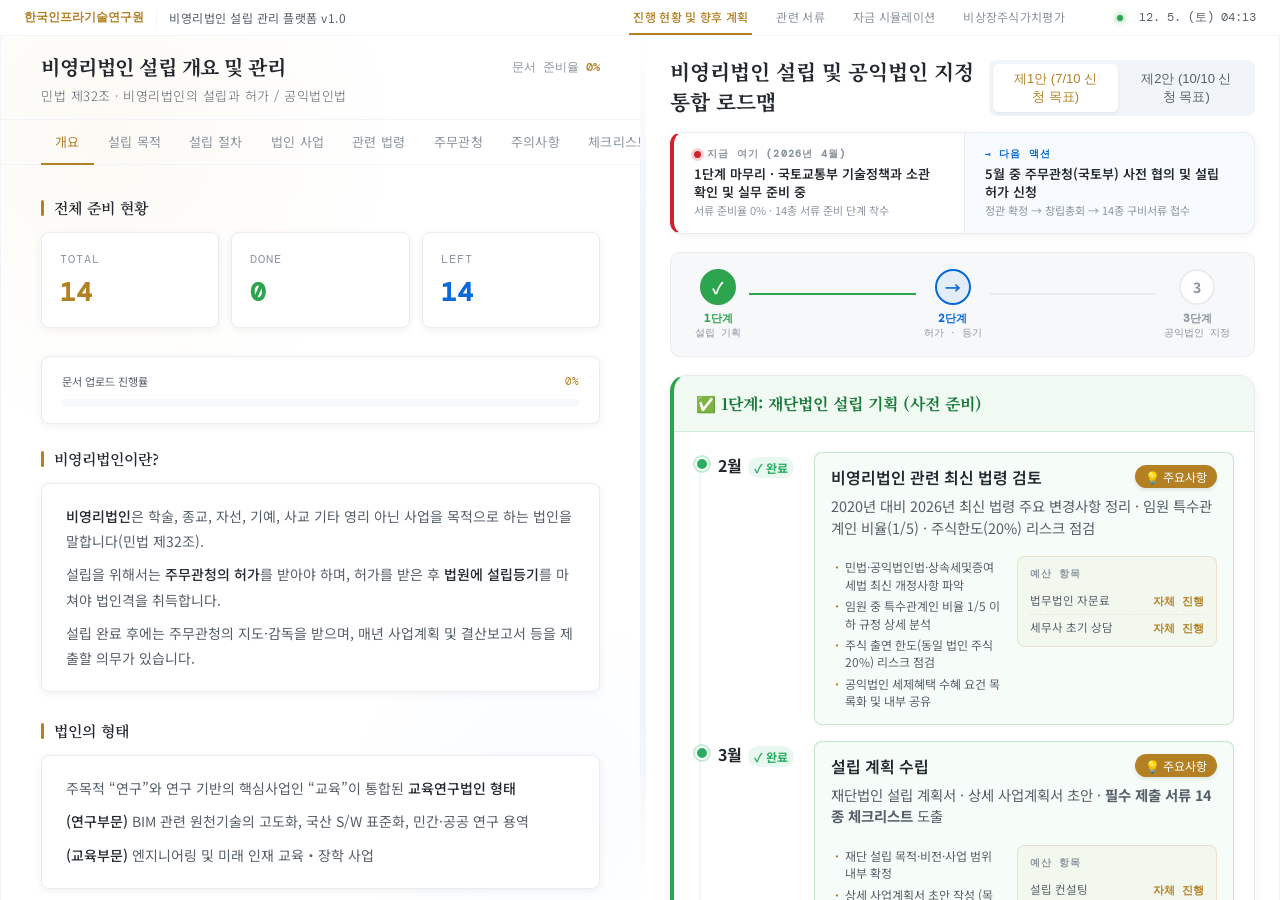
<file: index.html>
<!DOCTYPE html>
<html lang="ko">

<head>
  <meta charset="UTF-8">
  <meta name="viewport" content="width=device-width, initial-scale=1.0">
  <title>비영리법인 설립 관리 시스템</title>
  <link
    href="https://fonts.googleapis.com/css2?family=Noto+Serif+KR:wght@300;400;600;700&family=Noto+Sans+KR:wght@300;400;500;700&family=DM+Mono:wght@400;500&display=swap"
    rel="stylesheet">
  <link rel="stylesheet" href="style.css">

  <link rel="stylesheet" href="simulation.css">
</head>

<body>

  <!-- 시스템 상단 바 -->
  <div class="system-bar">
    <div class="system-bar-left">
      <span class="system-logo"><strong>한국인프라기술연구원</strong></span>
      <div class="system-sep"></div>
      <span class="system-title">비영리법인 설립 관리 플랫폼 v1.0</span>
    </div>
    <div class="system-bar-right">
      <div class="system-tabs">
        <div class="system-tab active" onclick="switchMonitorTab('schedule', this)">진행 현황 및 향후 계획</div>
        <div class="system-tab" onclick="switchMonitorTab('upload', this)">관련 서류</div>
        <div class="system-tab" onclick="switchMonitorTab('simulation', this)">자금 시뮬레이션</div>
        <div class="system-tab" onclick="switchMonitorTab('stockval', this)">비상장주식가치평가</div>
      </div>
      <div class="status-dot"></div>
      <span class="sys-time" id="sysTime"></span>
    </div>
  </div>

  <!-- 듀얼 모니터 레이아웃 -->
  <div class="dual-monitor">

    <!-- ══════════════════════════
       왼쪽 모니터: 정보 패널
       ══════════════════════════ -->
    <div class="left-monitor">
      <div class="left-header">
        <div class="left-header-top">
          <div class="left-title">비영리법인 설립 개요 및 관리</div>
          <span class="progress-label">문서 준비율 <span>0%</span></span>
        </div>
        <div class="left-subtitle">민법 제32조 · 비영리법인의 설립과 허가 / 공익법인법</div>
      </div>

      <!-- 왼쪽 탭 -->
      <div class="left-tabs">
        <div class="left-tab active" onclick="switchLeftTab(this, 'overview')">개요</div>
        <div class="left-tab" onclick="switchLeftTab(this, 'purpose')">설립 목적</div>
        <div class="left-tab" onclick="switchLeftTab(this, 'procedure')">설립 절차</div>
        <div class="left-tab" onclick="switchLeftTab(this, 'business')">법인 사업</div>
        <div class="left-tab" onclick="switchLeftTab(this, 'law')">관련 법령</div>
        <div class="left-tab" onclick="switchLeftTab(this, 'authority')">주무관청</div>
        <div class="left-tab" onclick="switchLeftTab(this, 'notice')">주의사항</div>
        <div class="left-tab" onclick="switchLeftTab(this, 'checklist')">체크리스트</div>
      </div>

      <!-- 왼쪽 콘텐츠 -->
      <div class="left-content">

        <!-- 개요 패널 -->
        <div class="panel active" id="panel-overview">
          <div class="section-title">전체 준비 현황</div>
          <div class="stat-grid">
            <div class="stat-card">
              <div class="stat-label">TOTAL</div>
              <div class="stat-value gold">14</div>

            </div>
            <div class="stat-card">
              <div class="stat-label">DONE</div>
              <div class="stat-value green">0</div>

            </div>
            <div class="stat-card">
              <div class="stat-label">LEFT</div>
              <div class="stat-value blue">14</div>

            </div>
          </div>

          <div class="progress-section">

            <div class="progress-bar-wrap">
              <div class="progress-bar-top">
                <span class="progress-bar-label">문서 업로드 진행률</span>
                <span class="progress-bar-pct">3 / 14</span>
              </div>
              <div class="progress-track">
                <div class="progress-fill animate"></div>
              </div>
            </div>
          </div>

          <div class="section-title">비영리법인이란?</div>
          <div class="info-block">
            <p><strong>비영리법인</strong>은 학술, 종교, 자선, 기예, 사교 기타 영리 아닌 사업을 목적으로 하는 법인을 말합니다(민법 제32조).</p>
            <p>설립을 위해서는 <strong>주무관청의 허가</strong>를 받아야 하며, 허가를 받은 후 <strong>법원에 설립등기</strong>를 마쳐야 법인격을 취득합니다.</p>
            <p>설립 완료 후에는 주무관청의 지도·감독을 받으며, 매년 사업계획 및 결산보고서 등을 제출할 의무가 있습니다.</p>
          </div>

          <!-- [기획 요구사항] 법인의 형태 항목 이동 -->
          <div class="section-title">법인의 형태</div>
          <div class="info-block">
            <p>주목적 “연구”와 연구 기반의 핵심사업인 “교육”이 통합된 <strong>교육연구법인 형태</strong></p>
            <p><strong>(연구부문)</strong> BIM 관련 원천기술의 고도화, 국산 S/W 표준화, 민간·공공 연구 용역</p>
            <p><strong>(교육부문)</strong> 엔지니어링 및 미래 인재 교육‧장학 사업</p>
          </div>

        </div>

        <!-- 설립 목적 패널 -->
        <div class="panel" id="panel-purpose">
          <div class="section-title">설립 목적 및 비전</div>
          <div class="info-block">
            <p><strong>1</strong>. 건설사업 전 생애주기의 데이터와 업무를 연계하는 통합형 스마트 건설기술을 연구 개발하고 실용화하여 건설산업의 생산성과 안전성을 향상</p>
            <p><strong>2</strong>. BIM, Digital Twin, DfMA, 지능형 엔지니어링 소프트웨어 등 디지털전환 핵심기술의 국산화와 현장 확산을 추진</p>
            <p><strong>3</strong>. 스마트 건설 전 과정을 이해하는 실무형 전문 인력을 양성하고, 엔지니어링 분야의 디지털전환 적용 역량을 지원하여 산업 전반의 혁신 기반을 강화</p>
          </div>


          <div class="section-title-sm">목적 사업의 주요 요건</div>
          <div class="info-block">
            <p>① <strong>비영리성</strong> — 사업 목적이 영리 추구가 아닐 것</p>
            <p>② <strong>공익성</strong> — 사회 전반에 이익이 될 것</p>
            <p>③ <strong>지속성</strong> — 일시적이지 않고 지속적으로 사업 수행 가능할 것</p>
            <p>④ <strong>실현 가능성</strong> — 인적·물적 기반이 충분할 것</p>
          </div>

          <div class="section-title-sm">정관에 포함해야 할 목적 관련 사항</div>
          <div class="info-block">
            <p>설립 목적 / 목적 사업의 종류와 범위 / 사업 수행 지역 및 대상 / 기대 효과 및 사회적 기여 방안 등</p>
          </div>
        </div>

        <!-- 절차 패널 -->
        <div class="panel" id="panel-procedure">
          
          <div class="section-title">비영리법인 설립 및 공익법인 지정 절차</div>

          <!-- 1단계 -->
          <div class="phase-title" style="display:flex; justify-content:space-between; align-items:center;">
            <span>1단계: 재단법인 설립 단계</span>
            <button onclick="toggleChecklist('stage1Checklist')" style="font-size: 0.85rem; padding: 4px 10px; background: rgba(212,168,83,0.1); border: 1px solid var(--accent-gold); color: var(--accent-gold); border-radius: 4px; cursor: pointer;">설립 서류 준비 현황</button>
          </div>
          <div class="procedure-steps">
            <div class="proc-step">
              <div class="proc-line"></div>
              <div class="proc-num">1</div>
              <div class="proc-body">
                <div class="proc-title">(민법/공익법인법) 설립 허가 신청</div>
                <div class="proc-desc">국토교통부를 주무관청으로 지정하고 담당부서와 사업 목적성 등을 사전 협의 후 설립 허가를 신청합니다.</div>
              </div>
            </div>
            <div class="proc-step">
              <div class="proc-line"></div>
              <div class="proc-num">2</div>
              <div class="proc-body">
                <div class="proc-title">허가증 발급 및 법원 설립 등기</div>
                <div class="proc-desc">국토부 허가증 발급 후 <strong>3주 이내 관할 법원 설립 등기를 완료</strong>해야 합니다. 이후 법인으로 출연재산을 이전하고
                  주무관청에 최종 보고합니다.</div>
              </div>
            </div>
          </div>

          <!-- 1단계 체크리스트 -->
          <div class="procedure-checklist-wrap" id="stage1Checklist" style="display: none;">
            <!-- JS에서 동적 렌더링 -->
          </div>

          <!-- 2단계 -->
          <div class="phase-title" style="display:flex; justify-content:space-between; align-items:center;">
            <span>2단계: 공익법인 등 지정 단계</span>
            <button onclick="toggleChecklist('stage2Checklist')" style="font-size: 0.85rem; padding: 4px 10px; background: rgba(212,168,83,0.1); border: 1px solid var(--accent-gold); color: var(--accent-gold); border-radius: 4px; cursor: pointer;">국세청 제출 서류 현황</button>
          </div>
          <div class="procedure-steps">
            <div class="proc-step">
              <div class="proc-line"></div>
              <div class="proc-num">3</div>
              <div class="proc-body">
                <div class="proc-title">국세청 추천 신청 (관할 지방국세청)</div>
                <div class="proc-desc">재단법인에서 국세청으로 <strong>매분기 첫 달 10일(1/10, 4/10, 7/10, 10/10)</strong>까지 지정 추천 신청서를
                  제출합니다. (국세청 지정요건 충족 심사 진행)</div>
              </div>
            </div>
            <div class="proc-step">
              <div class="proc-line"></div>
              <div class="proc-num">4</div>
              <div class="proc-body">
                <div class="proc-title">기획재정부 지정 및 고시</div>
                <div class="proc-desc">국세청 추천 이후 기재부에서 최종 심사를 진행하며, <strong>매분기 마지막 날(3/31, 6/30, 9/30, 12/31)</strong>
                  지정 결과를 고시합니다. (신규 3년, 재지정 6년)</div>
              </div>
            </div>
          </div>

          <!-- 2단계 체크리스트 -->
          <div class="procedure-checklist-wrap" id="stage2Checklist" style="display: none;">
            <!-- JS에서 동적 렌더링 -->
          </div>

          <!-- 3단계 -->
          <div class="phase-title">3단계: 운영 단계 및 의무 이행</div>
          <div class="procedure-steps">
            <div class="proc-step">
              <div class="proc-num">5</div>
              <div class="proc-body">
                <div class="proc-title">공익법인 의무사항 이행 및 보고</div>
                <div class="proc-desc">운영 단계 진입 시 국세청(및 관할세무서)에 의무이행 내역을 정기 보고하며, 주무관청의 공익법인 의무 이행 감독을 받습니다.</div>
                <div class="mini-info-box">
                  <span style="color: var(--text-primary); font-weight:700;">📌 8대 핵심 운영 의무</span>
                  <ul style="margin: 4px 0 10px 16px; padding: 0;">
                    <li>장부의 작성 및 비치 (10년 보존) 및 전용계좌 사용 필수</li>
                    <li>출연재산의 직접 공익목적 사용 / 주식 취득 및 보유 요건 준수</li>
                    <li>공익법인 회계기준 엄격 적용</li>
                    <li>특정기업 광고 및 자기내부거래(특수관계인 금전거래) 절대 금지</li>
                    <li>특정계층에만 공익사업 혜택이 제공되지 않도록 할 것 등</li>
                  </ul>
                  <div style="border-top:1px dashed var(--border-primary); margin-top:10px; padding-top:10px;">
                    <span style="color: var(--text-primary); font-weight:700;">💰 재산 유형별 공익사업목적 필수 사용 조건</span>
                    <ul style="margin: 4px 0 0 16px; padding: 0;">
                      <li><strong>출연재산:</strong> 3년 내 100% 사용</li>
                      <li><strong>매각대금:</strong> 1년 내 30%, 2년 내 60%, 3년 내 90% 이상 사용</li>
                      <li><strong>운용소득:</strong> 1년 내 80% 이상 사용</li>
                    </ul>
                  </div>
                </div>
              </div>
            </div>
          </div>

        </div>

        <!-- 관련 법령 패널 -->
        <div class="panel" id="panel-law">
          <div class="section-title">관련 법령</div>

          <div class="law-ref">
            <div class="law-ref-title">민법 제32조 (비영리법인의 설립과 허가)</div>
            <div class="law-ref-desc">학술, 종교, 자선, 기예, 사교 기타 영리 아닌 사업을 목적으로 하는 사단 또는 재단은 주무관청의 허가를 얻어 이를 법인으로 할 수 있다.
            </div>
          </div>

          <div class="law-ref">
            <div class="law-ref-title">민법 제33조 (법인 설립의 등기)</div>
            <div class="law-ref-desc">법인은 그 주된 사무소의 소재지에서 설립등기를 함으로써 성립한다.</div>
          </div>

          <div class="law-ref">
            <div class="law-ref-title">비영리법인의 설립 및 감독에 관한 규칙</div>
            <div class="law-ref-desc">주무관청별 비영리법인 설립허가 절차, 제출 서류, 심사 기준 및 감독에 관한 세부 사항을 규정.</div>
          </div>

          <div class="law-ref">
            <div class="law-ref-title">법인세법 제1조</div>
            <div class="law-ref-desc">비영리법인의 법인세 납세 의무 범위. 수익사업에 해당하는 소득에 대해서만 법인세 납부 의무 발생.</div>
          </div>

          <div class="law-ref">
            <div class="law-ref-title">상속세 및 증여세법</div>
            <div class="law-ref-desc">공익법인에 출연하는 재산에 대한 증여세 비과세 요건 및 의무사항 규정.</div>
          </div>

          <!-- [기획 요구사항] 비영리법인 RULE 항목 추가 -->
          <div class="section-title">비영리법인 RULE</div>

          <div class="law-ref">
            <div class="law-ref-title">1. 5%, 10%, 20% Rule (주식 보유 한도)</div>
            <div class="law-ref-desc">
              <p style="margin-bottom: 8px;"><strong>상속세 및 증여세법상 주식 보유 한도 관련 규정 : 내국법인의 ‘발행주식총수’ 대비</strong></p>
              <p style="margin-bottom: 12px; opacity: 0.8;">— 재단을 통한 특정 회사의 지배권 행사를 방지하는 게 주목적</p>
              <ul style="list-style: none; padding-left: 0; display: flex; flex-direction: column; gap: 10px;">
                <li><strong style="color: var(--accent-gold);">· 5% Rule (기본)</strong> — 공익법인이 동일한 내국법인의 의결권 있는 주식을 5%
                  초과하여 출연받거나 취득하는 경우, 초과분에 대해 증여세를 부과하는 규칙</li>
                <li><strong style="color: var(--accent-gold);">· 10% Rule (성실공익법인)</strong> — 운용소득의 80% 이상을 공익목적사업에 사용,
                  특수관계인 이사 1/5 이내 등 투명성 요건 충족 시 한도를 10%까지 확대</li>
                <li><strong style="color: var(--accent-gold);">· 20% Rule (의결권 제한)</strong> — 정관 내 ‘의결권 미행사’ 명시 시 한도를
                  20%까지 확대 적용 (단, 자선‧장학‧사회복지 목적 법인에 한정)</li>
              </ul>
            </div>
          </div>

          <div class="law-ref">
            <div class="law-ref-title">2. 30%, 50% Rule (자산 구성 비율)</div>
            <div class="law-ref-desc">
              <p style="margin-bottom: 8px;"><strong>재단 자산 중 주식이 차지하는 비율을 제한 : 재단 ‘총재산가액’ 대비</strong></p>
              <p style="margin-bottom: 12px; opacity: 0.8;">— 현금 비율을 높여 재단의 안정적 운영을 도모하는 게 주목적</p>
              <ul style="list-style: none; padding-left: 0; display: flex; flex-direction: column; gap: 10px;">
                <li><strong style="color: var(--accent-gold);">· 30% Rule (기본)</strong> — 공익법인이 보유한 전체 총재산가액 중 특수관계의
                  내국법인의 주식 가액이 차지하는 비율이 30%를 초과하지 않아야 한다는 규칙</li>
                <li><strong style="color: var(--accent-gold);">· 50% Rule (완화)</strong> — 외부 회계감사, 전용 계좌 개설 및 사용, 결산서류
                  공시 등 의무사항 이행 시 주식 보유 비중을 50%까지 확대 적용</li>
              </ul>
            </div>
          </div>
        </div>

        <!-- 주무관청 패널 -->
        <div class="panel" id="panel-authority">

          <div class="section-title">주무관청이란?</div>
          <div class="info-block">
            <p><strong>주무관청</strong>이란 비영리법인의 설립 허가권을 가지며, 설립 이후 해당 법인의 사업을 지도·감독하는 중앙행정기관을 말합니다(민법 제32조).</p>
            <p>법인의 <strong>주된 목적사업</strong>이 어느 부처 소관에 해당하는지에 따라 주무관청이 결정되며, 설립 전 사전 협의를 통해 확정합니다.</p>
          </div>

          <div class="section-title">설립 단계 역할</div>
          <div class="info-block">
            <div style="display:flex; flex-direction:column; gap:10px;">
              <div>
                <strong style="color:var(--accent-gold);">① 설립허가 심사</strong>
                <p style="margin-top:4px;">사업의 공익성·비영리성, 정관 적법성, 재정 충실성(출연재산 규모), 설립 필요성 등을 종합 심사하여 허가 여부를 결정합니다.</p>
              </div>
              <div>
                <strong style="color:var(--accent-gold);">② 정관 검토 및 조건부 허가</strong>
                <p style="margin-top:4px;">제출된 정관을 검토하고 보완 요구 또는 조건을 부과할 수 있으며, 조건 이행 후 설립허가서를 발급합니다.</p>
              </div>
              <div>
                <strong style="color:var(--accent-gold);">③ 설립허가서 발급</strong>
                <p style="margin-top:4px;">허가 결정 후 설립허가서를 교부하며, 법인은 이를 토대로 관할 법원에 설립등기를 마쳐야 법인격을 취득합니다.</p>
              </div>
            </div>
          </div>

          <div class="section-title">운영 단계 역할</div>
          <div class="info-block">
            <div style="display:flex; flex-direction:column; gap:10px;">
              <div>
                <strong style="color:var(--accent-gold);">① 정기 보고 수령 및 검토</strong>
                <p style="margin-top:4px;">— 사업계획서·예산서: 매 사업연도 개시 전 또는 1월 말까지 제출<br>— 결산서류·사업보고서: 매 사업연도 종료 후 3개월 이내 제출</p>
              </div>
              <div>
                <strong style="color:var(--accent-gold);">② 임원 취임승인 및 변경 신고</strong>
                <p style="margin-top:4px;">이사·감사 취임 시 주무관청 승인 필요. 임원 변경·정관 변경 시에도 주무관청 허가 또는 신고 사항에 해당합니다.</p>
              </div>
              <div>
                <strong style="color:var(--accent-gold);">③ 감사·검사권 행사</strong>
                <p style="margin-top:4px;">필요 시 현장 감사·서류 검사를 실시하고 위반 사항 발견 시 시정을 명령할 수 있습니다.</p>
              </div>
              <div>
                <strong style="color:var(--accent-gold);">④ 제재 권한</strong>
                <p style="margin-top:4px;">시정명령 불이행, 법령·정관 위반 등의 경우 임원 해임 권고, 설립허가 취소 등 강력한 제재 권한을 갖습니다(민법 제38조).</p>
              </div>
              <div>
                <strong style="color:var(--accent-gold);">⑤ 해산·청산 관리</strong>
                <p style="margin-top:4px;">법인 해산 시 잔여재산 처분에 대한 승인권을 가지며, 청산 종결까지 감독을 이어갑니다.</p>
              </div>
            </div>
          </div>

          <div class="section-title">주무관청별 분류</div>
          <div class="info-block">
            <p style="margin-bottom:10px;"><strong style="color:var(--accent-red);">⭐ 국토교통부</strong> — 건설정책·스마트건설·기술혁신</p>
            <p style="margin-bottom:4px; padding:8px 12px; background:rgba(207,34,46,0.05); border-left:3px solid var(--accent-red); border-radius:4px;">
              담당: 기술정책과 박선희 주무관 | BIM·스마트건설 분야의 연구·교육사업이 국토교통부 소관에 해당
            </p>
            <div style="margin-top:12px; display:flex; flex-direction:column; gap:6px;">
              <p><strong>교육부</strong> — 학술·장학·교육 관련 법인</p>
              <p><strong>보건복지부</strong> — 사회복지·보건 관련 법인</p>
              <p><strong>문화체육관광부</strong> — 문화·예술·체육 관련 법인</p>
              <p><strong>환경부</strong> — 환경보전 관련 법인</p>
              <p><strong>행정안전부</strong> — 기타 일반 비영리법인</p>
            </div>
          </div>

        </div>

        <!-- 법인 사업 패널 -->
        <div class="panel" id="panel-business">
          <div class="section-title">목적사업</div>
          <div class="info-block">
            <p style="margin-bottom: 15px; line-height: 1.6;"><strong>목적사업</strong>은 설립목적을 달성하기 위한 사업으로 사회일반이 이익에 기여하는
              공익사업이 주사업이며, 추상적⋅막연한 것이 아닌 구체적이고 실현 가능한 공식적인 사업을 명시합니다.</p>

            

            <div class="business-item">
              <div class="business-item-title"><span class="business-num">①</span> 신기술⋅신공법을 개발하고, ICT 기술을 활용한 지능형 엔지니어링
                S/W 연구 개발</div>
              <div class="business-item-sub">＊ BIM설계를 위한 ENG. S/W개발</div>
            </div>

            <div class="business-item">
              <div class="business-item-title"><span class="business-num">②</span> 실무화가 가능한 “제조형 건설업”으로 전환하기 위한 연구 개발
              </div>
              <div class="business-item-sub">＊ 프리캐스트 부재의 생산과 조립으로 DfMA(Design for Manufacture & Assembly) 구현</div>
              <div class="business-item-sub">＊ 제작⋅조립⋅가설의 효율을 극대화하도록 설계기술 개선</div>
            </div>

            <div class="business-item">
              <div class="business-item-title"><span class="business-num">③</span> Digital Transformation 실현을 위해 건설사업 전
                과정(기획⋅설계⋅시공⋅유지관리)을 하나로 통합하는 건설기술 연구 개발</div>
              <div class="business-item-sub">＊ Digital Twin을 통해 기획, 설계, 시공, 유지관리를 하나로 통합하는 기술개발</div>
            </div>

            <div class="business-item">
              <div class="business-item-title"><span class="business-num">④</span> 제4차산업과 스마트건설기술 국산화를 위한 연구 개발</div>
            </div>

            <div class="business-item">
              <div class="business-item-title"><span class="business-num">⑤</span> 국내외 인프라기술 분석 및 도입과 산업간 융·복합을 위한 연구 개발
              </div>
            </div>

            <div class="business-item">
              <div class="business-item-title"><span class="business-num">⑥</span> 스마트 건설기술 인증제 시행을 위한 운영기관 및 인증기관 업무 대행
              </div>
              <div class="business-item-sub">※ 국토교통부 승인사항</div>
            </div>

            <div class="business-item">
              <div class="business-item-title"><span class="business-num">⑦</span> 건설기술자를 대상으로 스마트 건설기술 양성과 자질향상을 위한
                교육⋅훈련</div>
            </div>

            <div class="business-item">
              <div class="business-item-title"><span class="business-num">⑧</span> ENG. 관련 중소기업에 제4차 산업기술과 스마트건설 기술 육성에
                대한 교육⋅훈련 지원</div>
            </div>

            <div class="business-item">
              <div class="business-item-title"><span class="business-num">⑨</span> 대학⋅연구소⋅기업을 대상으로 스마트 건설기술 교육⋅훈련</div>
            </div>

            <div class="business-item">
              <div class="business-item-title"><span class="business-num">⑩</span> 스마트 건설기술 활성화를 위한 홍보 및 교육 활동</div>
            </div>

            <div class="business-item">
              <div class="business-item-title"><span class="business-num">⑪</span> 기타 ENG. 기술 향상과 관련한 교육사업 전반</div>
            </div>

            <div class="info-block"
              style="margin-top: 15px; background: rgba(212,168,83,0.05); border: 1px solid rgba(212,168,83,0.2);">
              <p>※ <strong>①～⑪</strong>까지의 사업과 관련하여 국가 또는 지방자치단체, 공공기관 등이 위탁하는 사업을 포함합니다.</p>
            </div>
          </div>

          <div class="section-title">수익사업</div>
          <div class="info-block">
            <p style="margin-bottom: 15px; line-height: 1.6;"><strong>수익사업</strong>은 “법인세법 제3조 3항 및 동법 시행령” 제2조 1항에서
              규정하는 사업 중 수입이 발생하는 사업으로, 법인의 설립목적에 반하지 아니하는 정도의 것으로 목적사업 경비충당에 필요한 범위 내에서 최소한의 사업으로 구성합니다.</p>

            <div class="business-item">
              <div class="business-item-title"><span class="business-num">①</span> 연구 성과물(S/W 및 도서 등)에 대한 판매 사업</div>
            </div>
            <div class="business-item">
              <div class="business-item-title"><span class="business-num">②</span> 민간부문에서 발주하는 설계 및 시공과 관련된 용역 및 컨설팅
              </div>
            </div>
            <div class="business-item">
              <div class="business-item-title"><span class="business-num">③</span> 정부 및 지방자치단체 또는 공공부문에서 발주하는 ENG. 사업과
                관련된 설계용역</div>
            </div>
            <div class="business-item">
              <div class="business-item-title"><span class="business-num">④</span> 정부 또는 공공부문에서 발주하는 제4차산업과 관련된 국가R&D 사업
                또는 용역</div>
            </div>
            <div class="business-item">
              <div class="business-item-title"><span class="business-num">⑤</span> 기타 스마트 건설기술 전반에 대한 용역 및 컨설팅</div>
            </div>
            <div class="business-item">
              <div class="business-item-title"><span class="business-num">⑥</span> 제4차산업과 스마트 건설기술 활성화와 도입⋅확대를 위한 건설기술인
                교육⋅훈련 사업</div>
            </div>
            <div class="business-item">
              <div class="business-item-title"><span class="business-num">⑦</span> 그 외 목적사업을 수행하는데 필요한 경비조달을 위해 그 본질에
                반하지 아니하는 범위 안에서 이사회의 승인을 받은 수익사업</div>
            </div>
          </div>
        </div>

        <!-- 주의사항 패널 -->
        <div class="panel" id="panel-notice">
          <div class="section-title">주의사항</div>

          <div class="notice-box">
            <div class="notice-box-title">⚠ 서류 불비 시 반려</div>
            <div class="notice-box-desc">제출 서류 중 하나라도 누락되거나 기재 사항이 불충분한 경우 허가 신청 자체가 반려될 수 있습니다. 제출 전 체크리스트를 반드시 확인하세요.
            </div>
          </div>

          <div class="notice-box">
            <div class="notice-box-title">⚠ 서명·날인 필수</div>
            <div class="notice-box-desc">모든 문서는 대표자 또는 관련 임원의 실제 서명 및 법인인감 날인이 필요합니다. 전자서명 허용 여부는 관청마다 상이합니다.</div>
          </div>

          <div class="notice-box">
            <div class="notice-box-title">⚠ 재산 출연의 실질성</div>
            <div class="notice-box-desc">기본재산은 실제로 법인에 이전된 것임을 증명해야 합니다. 통장 잔액 등 증빙 서류의 날짜와 금액이 정확해야 합니다.</div>
          </div>

          <div class="notice-box">
            <div class="notice-box-title">⚠ 임원 결격 사유 확인</div>
            <div class="notice-box-desc">이사, 감사 등 임원 예정자는 피성년후견인, 피한정후견인, 파산자, 금고 이상의 형 집행 종료 후 3년 미경과자 등 결격 사유가 없어야
              합니다.</div>
          </div>

          <div class="notice-box">
            <div class="notice-box-title">⚠ 유사 법인명 사전 확인</div>
            <div class="notice-box-desc">이미 등기된 법인과 동일하거나 유사한 명칭 사용은 금지됩니다. 법원 법인등기 시스템에서 사전 검색 후 명칭을 확정하세요.</div>
          </div>
        </div>

        <!-- 체크리스트 패널 -->
        <div class="panel" id="panel-checklist">
          <div class="section-title">체크리스트 및 실무 자료</div>
          <div class="info-block">
            <p>설립 허가 준비를 위한 <strong>핵심 체크리스트 및 실무 서식</strong> 자료입니다.</p>
            <p>아래에서 상세 내용을 확인하거나 외부 브라우저에서 열람하여 다운로드하실 수 있습니다.</p>
            <div style="margin-top: 15px; display: flex; gap: 10px;">
              <a href="https://drive.google.com/file/d/1JJKYzo2Ne78njvFrRnxZyvBbE8pkCJSI/view?usp=sharing"
                target="_blank" class="nav-btn primary"
                style="text-decoration: none; display: inline-flex; align-items: center; gap: 8px; padding: 10px 20px;">
                <span>📄 외부 브라우저에서 열기 / 다운로드</span>
              </a>
            </div>
          </div>

          <div
            style="width: 100%; height: 750px; border: 1px solid var(--border-primary); border-radius: 8px; overflow: hidden; background: #fff; position: relative;">
            <iframe src="https://drive.google.com/file/d/1JJKYzo2Ne78njvFrRnxZyvBbE8pkCJSI/preview"
              style="width: 100%; height: 100%; border: none;" allow="autoplay"></iframe>
            <div
              style="position: absolute; top: 10px; right: 10px; font-size: 11px; color: var(--text-muted); background: rgba(255,255,255,0.8); padding: 2px 6px; border-radius: 4px;">
              Google Drive PDF Viewer
            </div>
          </div>
        </div>

      </div>
    </div>

    <!-- 모니터 경계선 -->
    <div class="monitor-divider"></div>

    <!-- ══════════════════════════
       오른쪽 모니터: 문서 업로드
       ══════════════════════════ -->
    <div class="right-monitor">
      <!-- 패널 1: 서류 업로드 (기본) -->
      <div class="monitor-panel" id="monitor-upload">
        <div class="right-header">
          <div class="right-header-top">
            <div class="right-title">관련 서류</div>
            <div class="doc-counter">완료 <span id="uploadCount">3</span> / 14</div>
          </div>

          <!-- 14개 문서 탭 -->
          <div class="doc-tabs-container">
            <div class="doc-tabs" id="docTabs">
              <!-- JS로 생성 -->
            </div>
          </div>
        </div>

        <!-- 문서 내용 -->
        <div class="doc-content" id="docContent">
          <!-- JS로 생성 -->
        </div>

        <!-- 서류 검증 슬라이드인 패널 -->
        <div class="validation-panel" id="validationPanel">
          <!-- JS에서 동적 렌더링 -->
        </div>

        <input type="file" id="fileInput" accept=".pdf,.jpg,.jpeg,.png,.doc,.docx" onchange="handleFileSelect(event)">

        <div class="footer-nav">
          <button class="nav-btn" id="prevBtn" onclick="navigate(-1)">← 이전</button>
          <button class="nav-btn primary" id="nextBtn" onclick="navigate(1)">다음 →</button>
        </div>
      </div>

      <!-- 패널 2: 일정계획 -->
      <div class="monitor-panel active" id="monitor-schedule">
        <div class="schedule-container" style="padding: 20px 24px;">
          <!-- 제목 + 플랜 탭 -->
          <div style="display: flex; justify-content: space-between; align-items: flex-end; margin-bottom: 16px;">
            <div class="schedule-main-title" style="margin:0; font-size:1.3rem;">비영리법인 설립 및 공익법인 지정 통합 로드맵</div>
            <div class="plan-tabs" style="margin:0;">
              <button class="plan-tab active" onclick="switchSchedulePlan('710')">제1안 (7/10 신청 목표)</button>
              <button class="plan-tab" onclick="switchSchedulePlan('1010')">제2안 (10/10 신청 목표)</button>
            </div>
          </div>

          <!-- ── Executive Summary ── -->
          <div class="exec-summary">
            <div class="exec-block">
              <div class="exec-label">
                <span class="exec-now-dot"></span>
                지금 여기 (2026년 4월)
              </div>
              <div class="exec-text">
                1단계 마무리 · 국토교통부 기술정책과 소관 확인 및 실무 준비 중
                <div class="exec-sub">서류 준비율 0% · 14종 서류 준비 단계 착수</div>
              </div>
            </div>
            <div class="exec-block next-block">
              <div class="exec-label next-label">→ 다음 액션</div>
              <div class="exec-text">
                5월 중 주무관청(국토부) 사전 협의 및 설립 허가 신청
                <div class="exec-sub">정관 확정 → 창립총회 → 14종 구비서류 접수</div>
              </div>
            </div>
          </div>

          <!-- ── Phase Progress Tracker ── -->
          <div class="phase-tracker">
            <div class="phase-node done">
              <div class="phase-node-circle">✓</div>
              <div class="phase-node-label"><strong>1단계</strong>설립 기획</div>
            </div>
            <div class="phase-connector done"></div>
            <div class="phase-node upcoming">
              <div class="phase-node-circle">→</div>
              <div class="phase-node-label"><strong>2단계</strong>허가 · 등기</div>
            </div>
            <div class="phase-connector"></div>
            <div class="phase-node">
              <div class="phase-node-circle">3</div>
              <div class="phase-node-label"><strong>3단계</strong>공익법인 지정</div>
            </div>
          </div>

          <!-- ══════════════════ 제1안: 7/10 신청 목표 ══════════════════ -->
          <div class="roadmap-container schedule-plan-content active" id="schedule-plan-710">
            <!-- Phase 1 -->
            <div class="roadmap-phase completed">
              <div class="phase-header">✅ 1단계: 재단법인 설립 기획 (사전 준비)</div>
              <div class="phase-body">
                <div class="step-list">
                  <div class="step-item done">
                    <div class="step-date">2월<span class="badge done">✓ 완료</span></div>
                    <div class="step-content">
                      <div style="display:flex; justify-content:space-between; align-items:flex-start; margin-bottom:6px;">
                        <div class="step-title" style="margin-bottom:0;">비영리법인 관련 최신 법령 검토</div>
                        <button class="insight-btn" onclick="toggleInsight(this)">💡 주요사항</button>
                      </div>
                      <div class="step-desc">2020년 대비 2026년 최신 법령 주요 변경사항 정리 · 임원 특수관계인 비율(1/5) · 주식한도(20%) 리스크 점검</div>
                      <div class="step-detail-wrap">
                        <div>
                          <ul class="step-task-list">
                            <li>민법·공익법인법·상속세및증여세법 최신 개정사항 파악</li>
                            <li>임원 중 특수관계인 비율 1/5 이하 규정 상세 분석</li>
                            <li>주식 출연 한도(동일 법인 주식 20%) 리스크 점검</li>
                            <li>공익법인 세제혜택 수혜 요건 목록화 및 내부 공유</li>
                          </ul>
                        </div>
                        <div class="step-budget-box">
                          <div class="sdt-label">예산 항목</div>
                          <div class="budget-row breakdown-wrap" style="position:relative;"><span class="budget-name">법무법인 자문료</span><span class="budget-amount">자체 진행</span><div class="breakdown-tooltip">법무팀 내부 법령 검토 및 자문 수행</div></div>
                          <div class="budget-row breakdown-wrap" style="position:relative;"><span class="budget-name">세무사 초기 상담</span><span class="budget-amount">자체 진행</span><div class="breakdown-tooltip">재무회계팀 내부 세무 리스크 점검</div></div>
                        </div>
                      </div>
                      <div class="insight-content" style="display:none; margin-top:10px; padding:12px; background:rgba(212,168,83,0.06); border-radius:6px; border-left:3px solid var(--accent-gold); font-size:0.85rem; color:var(--text-primary);">
                        <strong>[임원 구성]</strong> 이사회 명단 중 특수관계인 비율 1/5 이하 점검<br>
                        <strong>[주식 출연]</strong> 주식 출연 비율 한도(20% 등) 사전 점검
                      </div>
                    </div>
                  </div>
                  <div class="step-item done">
                    <div class="step-date">3월<span class="badge done">✓ 완료</span></div>
                    <div class="step-content">
                      <div style="display:flex; justify-content:space-between; align-items:flex-start; margin-bottom:6px;">
                        <div class="step-title" style="margin-bottom:0;">설립 계획 수립</div>
                        <button class="insight-btn" onclick="toggleInsight(this)">💡 주요사항</button>
                      </div>
                      <div class="step-desc">재단법인 설립 계획서 · 상세 사업계획서 초안 · <strong>필수 제출 서류 14종 체크리스트</strong> 도출</div>
                      <div class="step-detail-wrap">
                        <div>
                          <ul class="step-task-list">
                            <li>재단 설립 목적·비전·사업 범위 내부 확정</li>
                            <li>상세 사업계획서 초안 작성 (목적사업 3~5개 구체화)</li>
                            <li>필수 제출 서류 14종 체크리스트 도출 및 담당자 배정</li>
                            <li>초기 수지예산서 작성 (3개년 운영 수입·지출 예측)</li>
                            <li>설립 자문 법무법인·세무사 선정 및 계약</li>
                          </ul>
                        </div>
                        <div class="step-budget-box">
                          <div class="sdt-label">예산 항목</div>
                          <div class="budget-row breakdown-wrap" style="position:relative;"><span class="budget-name">설립 컨설팅</span><span class="budget-amount">자체 진행</span><div class="breakdown-tooltip">기획조정실 주관 설립 TFT 운영</div></div>
                          <div class="budget-row breakdown-wrap" style="position:relative;"><span class="budget-name">인쇄·자료비</span><span class="budget-amount">자체 진행</span><div class="breakdown-tooltip">내부 사무용품 및 인쇄 시설 활용</div></div>
                        </div>
                      </div>
                      <div class="insight-content" style="display:none; margin-top:10px; padding:12px; background:rgba(212,168,83,0.06); border-radius:6px; border-left:3px solid var(--accent-gold); font-size:0.85rem; color:var(--text-primary);">
                        <strong>[명분 확립]</strong> '기업의 보조 수단'이라는 오해 불식을 위한 내부 합의서 점검<br>
                        <strong>[운영 계획]</strong> 설립 이후 3~5년에 대한 중기적 안정 운영 시나리오 포함
                      </div>
                    </div>
                  </div>
                  <div class="step-item active">
                    <div class="step-date">4월<span class="badge active">● 진행</span></div>
                    <div class="step-content">
                      <div style="display:flex; justify-content:space-between; align-items:flex-start; margin-bottom:6px;">
                        <div class="step-title" style="margin-bottom:0; color:var(--accent-red);">
                          국토교통부 기술정책과 소관 확인 및 실무 준비
                          <span class="now-tag">지금 여기</span>
                        </div>
                        <button class="insight-btn" onclick="toggleInsight(this)">💡 주요사항</button>
                      </div>
                      <div class="step-desc">국토부 기술정책과 담당 사무관 사전 협의 일정 조율 · 주식평가/특수관계인 비율 등 공익법인 규제 리스크 사전 점검 · <strong>서류 14종 중 준비 시작 단계</strong></div>
                      <div class="step-detail-wrap">
                        <div>
                          <ul class="step-task-list">
                            <li>국토부 기술정책과 담당 사무관 연락 및 사전 협의 요청</li>
                            <li>설립 목적의 공익성·비영리성 논리 구체화하여 사전 협의 자료 준비</li>
                            <li>제출 서류 14종 중 준비 가능한 서류부터 수집 시작</li>
                            <li>비상장주식 평가를 위한 감정평가 또는 전문가 의뢰 진행</li>
                            <li>출연 자산(주식·현금) 구성 비율 최종 검토</li>
                          </ul>
                        </div>
                        <div class="step-budget-box">
                          <div class="sdt-label">예산 항목</div>
                          <div class="budget-row breakdown-wrap" style="position:relative;"><span class="budget-name">법무·세무 자문비</span><span class="budget-amount">약 300만원</span><div class="breakdown-tooltip">외부 전문 법무법인/회계법인 선임 비용</div></div>
                          <div class="budget-row breakdown-wrap" style="position:relative;"><span class="budget-name">비상장주식 평가</span><span class="budget-amount">약 200만원</span><div class="breakdown-tooltip">공인감정평가법인 주식가치평가 수수료</div></div>
                        </div>
                      </div>
                      <div class="insight-content" style="display:none; margin-top:10px; padding:12px; background:rgba(212,168,83,0.06); border-radius:6px; border-left:3px solid var(--accent-gold); font-size:0.85rem; color:var(--text-primary);">
                        <strong>[세무 리스크]</strong> 세무 리스크 최소화를 위해 주식평가액을 보수적으로 산정<br>
                        <strong>[현금 확보]</strong> 안정적 운영을 위한 충분한 현금(보통재산) 확보 여부 체크
                      </div>
                    </div>
                  </div>
                  <div class="step-item">
                    <div class="step-date">4~5월<span class="badge pending">→ 예정</span></div>
                    <div class="step-content">
                      <div style="display:flex; justify-content:space-between; align-items:flex-start; margin-bottom:6px;">
                        <div class="step-title" style="margin-bottom:0;">발기인 명부 확정 및 출연재산 증빙 확보</div>
                        <button class="insight-btn" onclick="toggleInsight(this)">💡 주요사항</button>
                      </div>
                      <div class="step-desc">재단 설립을 위한 발기인 명부 최종 확정 및 출연 자산(현금/주식)에 대한 증빙 서류(확약서 등) 확보</div>
                      <div class="step-detail-wrap">
                        <div>
                          <ul class="step-task-list">
                            <li>발기인 5~10인 명단 및 개인 이력서 수집</li>
                            <li>출연자별 재산출연승낙서 작성 및 인감증명서 첨부</li>
                            <li>출연 주식에 대한 최근 결산서 및 주식가치평가 보고서 수령</li>
                            <li>현금 출연 예정액에 대한 잔고증명서(임시) 또는 확약서 발급</li>
                          </ul>
                        </div>
                        <div class="step-budget-box">
                          <div class="sdt-label">예산 항목</div>
                          <div class="budget-row breakdown-wrap" style="position:relative;">
                            <span class="budget-name">행정 대행비</span><span class="budget-amount">약 30만원</span>
                            <div class="breakdown-tooltip">서류 수집 및 행정 지원 외부 용역(건당 5만원 기준)</div>
                          </div>
                        </div>
                      </div>
                      <div class="insight-content" style="display:none; margin-top:10px; padding:12px; background:rgba(212,168,83,0.06); border-radius:6px; border-left:3px solid var(--accent-gold); font-size:0.85rem; color:var(--text-primary);">
                        <strong>[서류 정합성]</strong> 출연자의 인감도장과 서류상의 인감이 일치하는지 반드시 사전 확인
                      </div>
                    </div>
                  </div>
                  <div class="step-item">
                    <div class="step-date">4~5월<span class="badge pending">→ 예정</span></div>
                    <div class="step-content">
                      <div style="display:flex; justify-content:space-between; align-items:flex-start; margin-bottom:6px;">
                        <div class="step-title" style="margin-bottom:0;">정관 및 세부계획 확정, 창립총회 개최</div>
                        <button class="insight-btn" onclick="toggleInsight(this)">💡 주요사항</button>
                      </div>
                      <div class="step-desc">정관(필수사항 포함) 확정 · 사업/예산계획서 구체화 · 임원 구성 및 발기인 창립총회 의결</div>
                      <div class="step-detail-wrap">
                        <div>

                          <ul class="step-task-list">
                            <li>정관 초안 법무법인 자문 후 최종 확정 (필수 14개 사항 포함 확인)</li>
                            <li>이사 5인 이상·감사 2인 이상 등 임원 명단 확정 및 동의서 수집</li>
                            <li>발기인 창립총회 소집 통지 (회의 2주 전) 및 총회 개최·의결</li>
                            <li>창립총회 회의록 작성 및 발기인 전원 간인/날인</li>
                            <li>재산목록 및 출연재산 내역(주식·현금) 공증 준비</li>
                          </ul>
                        </div>
                        <div class="step-budget-box">
                          <div class="sdt-label">예산 항목</div>
                          <div class="budget-row breakdown-wrap" style="position:relative;"><span class="budget-name">정관 공증 비용</span><span class="budget-amount">약 100만원</span><div class="breakdown-tooltip">공증인법에 따른 공증 수수료 표준액</div></div>
                          <div class="budget-row breakdown-wrap" style="position:relative;"><span class="budget-name">총회 운영 비용</span><span class="budget-amount">약 50만원</span><div class="breakdown-tooltip">회의실 대관 및 자료 인쇄, 행정 경비</div></div>
                        </div>
                      </div>
                      <div class="insight-content" style="display:none; margin-top:10px; padding:12px; background:rgba(212,168,83,0.06); border-radius:6px; border-left:3px solid var(--accent-gold); font-size:0.85rem; color:var(--text-primary);">
                        <strong>[정관 필수항목]</strong> 소득사용 비율(운용소득 80%), 홈페이지 공시 의무, 자기 내부거래 금지, 해산 시 잔여재산 귀속 등 반드시 명시
                      </div>
                    </div>
                  </div>
                  <div class="step-item">
                    <div class="step-date">4~5월<span class="badge pending">→ 예정</span></div>
                    <div class="step-content">
                      <div style="display:flex; justify-content:space-between; align-items:flex-start; margin-bottom:6px;">
                        <div class="step-title" style="margin-bottom:0;">법인 홈페이지 개설 기획 및 도메인 등록</div>
                        <button class="insight-btn" onclick="toggleInsight(this)">💡 주요사항</button>
                      </div>
                      <div class="step-desc">공익법인 지정 필수 요건인 <strong>홈페이지 공시 탭 구축</strong>을 위한 사전 기획 · 도메인 등록 · 제작사 선정</div>
                      <div class="step-detail-wrap">
                        <div>
                          <ul class="step-task-list">
                            <li>재단 영문명·한글명 결정 후 .or.kr 도메인 등록</li>
                            <li>홈페이지 구조 기획: 재단 소개 / 사업 안내 / 공익법인 공시 / 기부 안내</li>
                            <li>공익법인 공시 탭 필수 항목 설계 (결산서류·기부금 모금·활용 실적 등)</li>
                            <li>홈페이지 제작 업체 3곳 이상 견적 비교 후 선정·계약</li>
                            <li>법인 설립 허가 후 즉시 오픈 가능하도록 개발 일정 역산 관리</li>
                          </ul>
                        </div>
                        <div class="step-budget-box">
                          <div class="sdt-label">예산 항목</div>
                          <div class="budget-row breakdown-wrap" style="position:relative;"><span class="budget-name">도메인 등록</span><span class="budget-amount">약 5만원</span><div class="breakdown-tooltip">KISA 도메인 등록 표준가 기준</div></div>
                          <div class="budget-row breakdown-wrap" style="position:relative;"><span class="budget-name">홈페이지 제작</span><span class="budget-amount">자체 진행</span><div class="breakdown-tooltip">IT본부 내부 인력 활용 개발</div></div>
                          <div class="budget-row breakdown-wrap" style="position:relative;"><span class="budget-name">호스팅(연간)</span><span class="budget-amount">약 20만원</span><div class="breakdown-tooltip">클라우드 호스팅 스탠다드 플랜</div></div>
                        </div>
                      </div>
                      <div class="insight-content" style="display:none; margin-top:10px; padding:12px; background:rgba(212,168,83,0.06); border-radius:6px; border-left:3px solid var(--accent-gold); font-size:0.85rem; color:var(--text-primary);">
                        <strong>[공시 의무]</strong> 국세청 공익법인 지정 신청 시 '공익법인 공시 전용 탭'이 홈페이지에 구축되어 있어야 접수 가능 — 등기 완료 전에 미리 준비해야 함<br>
                        <strong>[도메인 선정]</strong> .or.kr은 비영리 법인만 사용 가능 — 신뢰도 제고 효과, 법인 등록번호 필요하므로 사전 기획 필수
                      </div>
                    </div>
                  </div>
                </div>
              </div>
            </div>

            <!-- Phase 2 -->
            <div class="roadmap-phase pending">
              <div class="phase-header">
                <span>📝 2단계: 주무관청 설립 허가 및 법인 등기</span>
                <button class="detail-toggle-btn-inline" onclick="togglePhaseDetail(this)">🔍 2단계 세부 절차 및 내용 상세 보기 <span class="ph-arrow">▼</span></button>
              </div>
              <div class="phase-detail-body">
                <div style="display:grid; grid-template-columns: 1fr 1fr; gap:15px;">
                  <div class="detail-item">
                    <div style="font-weight:bold; color:var(--text-primary); margin-bottom:5px;">① 설립 계획서 (내부)</div>
                    <ul style="margin:0; padding-left:18px; font-size:0.85rem; color:var(--text-secondary); line-height:1.6;">
                      <li>교육재단 설립의 필요성 및 타당성 명시</li>
                      <li>국토부 주무관청 적합성 논리 확보</li>
                      <li>목적사업 및 수익사업 기본 계획 수립</li>
                    </ul>
                  </div>
                  <div class="detail-item">
                    <div style="font-weight:bold; color:var(--text-primary); margin-bottom:5px;">② 상세 사업계획서</div>
                    <ul style="margin:0; padding-left:18px; font-size:0.85rem; color:var(--text-secondary); line-height:1.6;">
                      <li>사업별 대상, 범위, 교육 주제 구체화</li>
                      <li>소요 예산 및 재원 조달 방안 상세 수립</li>
                    </ul>
                  </div>
                  <div class="detail-item">
                    <div style="font-weight:bold; color:var(--text-primary); margin-bottom:5px;">③ 규제 리스크 점검</div>
                    <ul style="margin:0; padding-left:18px; font-size:0.85rem; color:var(--text-secondary); line-height:1.6;">
                      <li>주식 보유 한도 및 현금 출연 비율 점검</li>
                      <li>출연 주식 평가 (전문가 자문 필수)</li>
                      <li>세제 혜택 위한 의무이행사항 사전 확인</li>
                    </ul>
                  </div>
                  <div class="detail-item">
                    <div style="font-weight:bold; color:var(--text-primary); margin-bottom:5px;">④ 홈페이지 기획(안)</div>
                    <ul style="margin:0; padding-left:18px; font-size:0.85rem; color:var(--text-secondary); line-height:1.6;">
                      <li>공익법인 공시 탭 구축 (결산서류 등)</li>
                      <li>재단 주요 사업 홍보 및 기부금 안내</li>
                    </ul>
                  </div>
                </div>
              </div>
              <div class="phase-body">
                <div class="step-list">
                  <div class="step-item">
                    <div class="step-date">5월 중<span class="badge pending">→ 예정</span></div>
                    <div class="step-content">
                      <div style="display:flex; justify-content:space-between; align-items:flex-start; margin-bottom:6px;">
                        <div class="step-title" style="margin-bottom:0;">주무관청 사전 협의 및 허가 신청</div>
                        <button class="insight-btn" onclick="toggleInsight(this)">💡 주요사항</button>
                      </div>
                      <div class="step-desc">국토교통부 사전 협의 후 14종 구비서류 접수 (설립허가 신청서, 재산목록, 정관 등)</div>
                      <div class="step-detail-wrap">
                        <div>
                          <ul class="step-task-list">
                            <li>국토교통부 기술정책과 공식 설립 허가 신청서 제출</li>
                            <li>설립허가 신청서·정관·사업계획서·수지예산서 등 14종 제출</li>
                            <li>재산출연 증빙 (잔고증명서·주식평가서·재산출연증서) 첨부</li>
                            <li>사업계획서와 수지예산서 금액 정합성 최종 확인 후 접수</li>
                          </ul>
                        </div>
                        <div class="step-budget-box">
                          <div class="sdt-label">예산 항목</div>
                          <div class="budget-row breakdown-wrap" style="position:relative;"><span class="budget-name">공증 비용</span><span class="budget-amount">약 50만원</span><div class="breakdown-tooltip">정관 및 회의록 공증 수수료 표준액</div></div>
                          <div class="budget-row breakdown-wrap" style="position:relative;"><span class="budget-name">인지세·수수료</span><span class="budget-amount">약 10만원</span><div class="breakdown-tooltip">정부수입인지 및 행정 수수료</div></div>
                        </div>
                      </div>
                      <div class="insight-content" style="display:none; margin-top:10px; padding:12px; background:rgba(212,168,83,0.06); border-radius:6px; border-left:3px solid var(--accent-gold); font-size:0.85rem; color:var(--text-primary);">
                        <strong>[사업 목적성]</strong> 중립적 표준화, 공익적 기술 나눔 등 영리조직과 차별화되는 목적 어필<br>
                        <strong>[서류 정합성]</strong> 사업계획서와 수지예산서 간 금액 상호 연계 철저
                      </div>
                    </div>
                  </div>
                  <div class="step-item">
                    <div class="step-date">6월 중<span class="badge pending">→ 예정</span></div>
                    <div class="step-content">
                      <div style="display:flex; justify-content:space-between; align-items:flex-start; margin-bottom:6px;">
                        <div class="step-title" style="margin-bottom:0;">주무관청 설립 허가 승인</div>
                        <button class="insight-btn" onclick="toggleInsight(this)">💡 주요사항</button>
                      </div>
                      <div class="step-desc">법인설립허가서 발급 (불허 시 보완 의견 접수 후 재신청)</div>
                      <div class="step-detail-wrap">
                        <div>
                          <ul class="step-task-list">
                            <li>국토교통부 심사 결과 확인 (통상 신청 후 4~8주 소요)</li>
                            <li>허가 시: 법인설립허가서 수령 및 문서 보관</li>
                            <li>불허 시: 보완 사항 즉시 확인 후 수정 서류 재제출</li>
                          </ul>
                        </div>
                        <div class="step-budget-box">
                          <div class="sdt-label">예산 항목</div>
                          <div class="budget-row breakdown-wrap" style="position:relative;"><span class="budget-name">재신청 자문비</span><span class="budget-amount">(불허 시) 100만원</span><div class="breakdown-tooltip">불허 사유 분석 및 서류 보완 전문가 자문료</div></div>
                        </div>
                      </div>
                      <div class="insight-content" style="display:none; margin-top:10px; padding:12px; background:rgba(212,168,83,0.06); border-radius:6px; border-left:3px solid var(--accent-gold); font-size:0.85rem; color:var(--text-primary);">
                        <strong>[심사 기간]</strong> 국토부 심사는 통상 4~8주 소요 — 허가서 발급 후 즉시 법원 등기 절차 준비 시작<br>
                        <strong>[보완 요청]</strong> 불허 사유가 서류 미비인 경우 30일 내 보완 가능
                      </div>
                    </div>
                  </div>
                  <div class="step-item">
                    <div class="step-date">6월 말<span class="badge pending">→ 예정</span></div>
                    <div class="step-content">
                      <div style="display:flex; justify-content:space-between; align-items:flex-start; margin-bottom:6px;">
                        <div class="step-title" style="margin-bottom:0;">설립 등기 및 출연재산 이전 (마감)</div>
                        <button class="insight-btn" onclick="toggleInsight(this)">💡 주요사항</button>
                      </div>
                      <div class="step-desc">허가증 수령 후 3주 내 법원 설립 등기 완료 및 기본재산 법인 귀속 완료</div>
                      <div class="step-detail-wrap">
                        <div>
                          <ul class="step-task-list">
                            <li>허가증 수령 후 3주 이내 관할 법원 설립 등기 신청</li>
                            <li>기본재산(주식) 명의개서 — 주주명부 법인 명의로 변경</li>
                            <li>기본재산(현금) 법인 계좌 이전 및 잔고증명서 발급</li>
                            <li>법인 고유번호(등록번호) 발급 확인 — 공익법인 지정 신청의 선행 조건</li>
                            <li>홈페이지 공시 탭 최종 오픈 확인</li>
                          </ul>
                        </div>
                        <div class="step-budget-box">
                          <div class="sdt-label">예산 항목</div>
                          <div class="budget-row breakdown-wrap" style="position:relative;"><span class="budget-name">법원 등기 비용</span><span class="budget-amount">약 150만원</span><div class="breakdown-tooltip">등록면허세, 지방교육세 및 법원 증지대</div></div>
                          <div class="budget-row breakdown-wrap" style="position:relative;"><span class="budget-name">법무사 수수료</span><span class="budget-amount">약 100만원</span><div class="breakdown-tooltip">법인 설립 등기 대행 수수료</div></div>
                        </div>
                      </div>
                      <div class="insight-content" style="display:none; margin-top:10px; padding:12px; background:rgba(212,168,83,0.06); border-radius:6px; border-left:3px solid var(--accent-gold); font-size:0.85rem; color:var(--text-primary);">
                        <strong>[재산 귀속 증빙]</strong> 재산출연증서 및 잔고증명서를 발급받아 기본재산 귀속을 완벽히 증명해야 함<br>
                        <strong>[사무실 확보]</strong> 운영을 위한 사무실/교육 시설 확보 증명서 필요
                      </div>
                    </div>
                  </div>
                </div>
              </div>
            </div>

            <!-- Phase 3 -->
            <div class="roadmap-phase pending">
              <div class="phase-header">
                <span>🏢 3단계: 국세청 공익법인 지정 신청</span>
                <button class="detail-toggle-btn-inline" onclick="togglePhaseDetail(this)">🔍 3단계 세부 절차 및 내용 상세 보기 <span class="ph-arrow">▼</span></button>
              </div>
              <div class="phase-detail-body">
                <div style="display:grid; grid-template-columns: 1fr 1fr; gap:15px;">
                  <div class="detail-item">
                    <div style="font-weight:bold; color:var(--text-primary); margin-bottom:5px;">① 추천 신청서 및 허가서</div>
                    <ul style="margin:0; padding-left:18px; font-size:0.85rem; color:var(--text-secondary); line-height:1.6;">
                      <li>공익법인등 추천신청서 (별지 서식)</li>
                      <li>주무관청 발급 법인설립허가서 사본</li>
                    </ul>
                  </div>
                  <div class="detail-item">
                    <div style="font-weight:bold; color:var(--text-primary); margin-bottom:5px;">② 정관 필수항목 점검</div>
                    <ul style="margin:0; padding-left:18px; font-size:0.85rem; color:var(--text-secondary); line-height:1.6;">
                      <li>수입의 공익목적 사용 및 수혜자 개방성</li>
                      <li>해산 시 잔여재산 귀속 (국가/지자체 등)</li>
                      <li>홈페이지 기부금 모금 및 활용실적 공개</li>
                    </ul>
                  </div>
                  <div class="detail-item">
                    <div style="font-weight:bold; color:var(--text-primary); margin-bottom:5px;">③ 재무 관련 서류</div>
                    <ul style="margin:0; padding-left:18px; font-size:0.85rem; color:var(--text-secondary); line-height:1.6;">
                      <li>최근 결산서 및 차기 사업연도 예산서</li>
                      <li>기부금을 통한 사업계획서 제출</li>
                    </ul>
                  </div>
                  <div class="detail-item">
                    <div style="font-weight:bold; color:var(--text-primary); margin-bottom:5px;">④ 기타 확인서</div>
                    <ul style="margin:0; padding-left:18px; font-size:0.85rem; color:var(--text-secondary); line-height:1.6;">
                      <li>공익법인등 의무이행준수 서약서</li>
                      <li>선거운동 사실 여부 확인서</li>
                    </ul>
                  </div>
                </div>
              </div>
              <div class="phase-body">
                <div class="step-list">
                  <div class="step-item">
                    <div class="step-date">7/1~7/9<span class="badge pending">→ 예정</span></div>
                    <div class="step-content">
                      <div style="display:flex; justify-content:space-between; align-items:flex-start; margin-bottom:6px;">
                        <div class="step-title" style="margin-bottom:0;">추천 신청 서류 최종 점검</div>
                        <button class="insight-btn" onclick="toggleInsight(this)">💡 주요사항</button>
                      </div>
                      <div class="step-desc">결산서/예산서, 공익법인 의무이행준수 서약서, 홈페이지 내 공시 탭 구축 확인</div>
                      <div class="step-detail-wrap">
                        <div>

                          <ul class="step-task-list">
                            <li>공익법인등 추천신청서 (별지 서식) 작성 및 자문 확인</li>
                            <li>최근 결산서·차기 예산서·사업계획서 최종 정리</li>
                            <li>공익법인등 의무이행준수 서약서 작성</li>
                            <li>선거운동 사실 여부 확인서 발급</li>
                            <li>홈페이지 공시 탭 운영 상태 최종 점검 및 스크린샷 보관</li>
                          </ul>
                        </div>
                        <div class="step-budget-box">
                          <div class="sdt-label">예산 항목</div>
                          <div class="budget-row breakdown-wrap" style="position:relative;"><span class="budget-name">세무사 최종 자문</span><span class="budget-amount">약 100만원</span><div class="breakdown-tooltip">공익법인 지정 신청 서류 최종 세무 검수</div></div>
                        </div>
                      </div>
                      <div class="insight-content" style="display:none; margin-top:10px; padding:12px; background:rgba(212,168,83,0.06); border-radius:6px; border-left:3px solid var(--accent-gold); font-size:0.85rem; color:var(--text-primary);">
                        <strong>[홈페이지 공시]</strong> 홈페이지 내에 반드시 '공익법인 공시' 전용 메뉴/탭이 구축되어 있어야 접수 가능
                      </div>
                    </div>
                  </div>
                  <div class="step-item">
                    <div class="step-date">7월 10일<span class="badge pending">→ 예정</span></div>
                    <div class="step-content" style="border:1px solid rgba(231,76,60,0.5); background:rgba(231,76,60,0.03);">
                      <div style="display:flex; justify-content:space-between; align-items:flex-start; margin-bottom:6px;">
                        <div class="step-title" style="margin-bottom:0; color:#c0392b;">관할 지방국세청 지정 추천 신청 (마감일)</div>
                        <button class="insight-btn" onclick="toggleInsight(this)">💡 주요사항</button>
                      </div>
                      <div class="step-desc">매분기 첫 달 10일 마감 원칙 준수하여 신청서 접수</div>
                      <div class="step-detail-wrap">
                        <div>

                          <ul class="step-task-list">
                            <li>관할 지방국세청(또는 세무서) 방문 또는 홈택스 온라인 접수</li>
                            <li>접수증 수령 및 주무관청(국토부)에 신청 사실 통보</li>
                            <li>지정 요건 심사 대응 (국세청 실무자 질의 응대)</li>
                          </ul>
                        </div>
                        <div class="step-budget-box">
                          <div class="sdt-label">예산 항목</div>
                          <div class="budget-row breakdown-wrap" style="position:relative;"><span class="budget-name">접수 행정비</span><span class="budget-amount">약 5만원</span><div class="breakdown-tooltip">행정 서류 발급 및 우편 발송 실비</div></div>
                        </div>
                      </div>
                      <div class="insight-content" style="display:none; margin-top:10px; padding:12px; background:rgba(212,168,83,0.06); border-radius:6px; border-left:3px solid var(--accent-gold); font-size:0.85rem; color:var(--text-primary);">
                        <strong>[기한 엄수]</strong> 10일이 공휴일인 경우 다음 영업일까지이나, 가급적 사전 접수 권장
                      </div>
                    </div>
                  </div>
                  <div class="step-item">
                    <div class="step-date">9월 30일<span class="badge pending">→ 예정</span></div>
                    <div class="step-content">
                      <div style="display:flex; justify-content:space-between; align-items:flex-start; margin-bottom:6px;">
                        <div class="step-title" style="margin-bottom:0;">기획재정부 지정 및 관보 고시</div>
                        <button class="insight-btn" onclick="toggleInsight(this)">💡 주요사항</button>
                      </div>
                      <div class="step-desc">공익법인 최종 지정 승인 (신규 3년간 효력 유지)</div>
                      <div class="step-detail-wrap">
                        <div>
                          <ul class="step-task-list">
                            <li>기획재정부 공고/고시 내용 확인</li>
                            <li>지정 공익법인 혜택(기부금 영수증 발급 등) 프로세스 가동</li>
                            <li>이사회 보고 및 기부금 모금 활동 정식 개시</li>
                            <li>기부금 관리 시스템 및 홈페이지 기부 안내 탭 활성화</li>
                          </ul>
                        </div>
                        <div class="step-budget-box">
                          <div class="sdt-label">예산 항목</div>
                          <div class="budget-row breakdown-wrap" style="position:relative;"><span class="budget-name">시스템 구축비</span><span class="budget-amount">자체 진행</span><div class="breakdown-tooltip">기부금 관리 솔루션 자체 구축 및 홈페이지 연동</div></div>
                        </div>
                      </div>
                      <div class="insight-content" style="display:none; margin-top:10px; padding:12px; background:rgba(212,168,83,0.06); border-radius:6px; border-left:3px solid var(--accent-gold); font-size:0.85rem; color:var(--text-primary);">
                        <strong>[사후 관리]</strong> 지정 후 매년 의무이행 보고 및 공시 의무가 발생하므로 전담자 지정 필요
                      </div>
                    </div>
                  </div>
                </div>
              </div>
            </div>
            
            <div style="padding: 15px; background: rgba(212,168,83,0.05); border: 1px dashed var(--accent-gold); border-radius: 8px; font-size: 0.9rem;">
              <strong>💡 7월 신청 핵심 체크포인트</strong><br>
              7월 10일에 정상 신청하려면 늦어도 <strong>6월 말까지 관할 법원 설립 등기</strong>가 완료되어 고유번호(법인등록번호)가 발급되어야 합니다.
            </div>
          </div>

          <div class="roadmap-container schedule-plan-content" id="schedule-plan-1010">
            <!-- Phase 1 -->
            <div class="roadmap-phase completed">
              <div class="phase-header">✅ 1단계: 재단법인 설립 기획 (사전 준비)</div>
              <div class="phase-body">
                <div class="step-list">
                  <div class="step-item done">
                    <div class="step-date">2월<span class="badge done">✓ 완료</span></div>
                    <div class="step-content">
                      <div style="display:flex; justify-content:space-between; align-items:flex-start; margin-bottom:6px;">
                        <div class="step-title" style="margin-bottom:0;">비영리법인 관련 최신 법령 검토</div>
                        <button class="insight-btn" onclick="toggleInsight(this)">💡 주요사항</button>
                      </div>
                      <div class="step-desc">2020년 대비 2026년 최신 법령 주요 변경사항 정리 · 임원 특수관계인 비율(1/5) · 주식한도(20%) 리스크 점검</div>
                      <div class="step-detail-wrap">
                        <div>
                          <ul class="step-task-list">
                            <li>민법·공익법인법·상속세및증여세법 최신 개정사항 파악</li>
                            <li>임원 중 특수관계인 비율 1/5 이하 규정 상세 분석</li>
                            <li>주식 출연 한도(동일 법인 주식 20%) 리스크 점검</li>
                            <li>공익법인 세제혜택 수혜 요건 목록화 및 내부 공유</li>
                          </ul>
                        </div>
                        <div class="step-budget-box">
                          <div class="sdt-label">예산 항목</div>
                          <div class="budget-row breakdown-wrap" style="position:relative;"><span class="budget-name">법무법인 자문료</span><span class="budget-amount">자체 진행</span><div class="breakdown-tooltip">법무팀 내부 법령 검토 및 자문 수행</div></div>
                          <div class="budget-row breakdown-wrap" style="position:relative;"><span class="budget-name">세무사 초기 상담</span><span class="budget-amount">자체 진행</span><div class="breakdown-tooltip">재무회계팀 내부 세무 리스크 점검</div></div>
                        </div>
                      </div>
                      <div class="insight-content" style="display:none; margin-top:10px; padding:12px; background:rgba(212,168,83,0.06); border-radius:6px; border-left:3px solid var(--accent-gold); font-size:0.85rem; color:var(--text-primary);">
                        <strong>[임원 구성]</strong> 이사회 명단 중 특수관계인 비율 1/5 이하 점검<br>
                        <strong>[주식 출연]</strong> 주식 출연 비율 한도(20% 등) 사전 점검
                      </div>
                    </div>
                  </div>
                  <div class="step-item done">
                    <div class="step-date">3월<span class="badge done">✓ 완료</span></div>
                    <div class="step-content">
                      <div style="display:flex; justify-content:space-between; align-items:flex-start; margin-bottom:6px;">
                        <div class="step-title" style="margin-bottom:0;">설립 계획 수립</div>
                        <button class="insight-btn" onclick="toggleInsight(this)">💡 주요사항</button>
                      </div>
                      <div class="step-desc">재단법인 설립 계획서 · 상세 사업계획서 초안 · <strong>필수 제출 서류 14종 체크리스트</strong> 도출</div>
                      <div class="step-detail-wrap">
                        <div>
                          <ul class="step-task-list">
                            <li>재단 설립 목적·비전·사업 범위 내부 확정</li>
                            <li>상세 사업계획서 초안 작성 (목적사업 3~5개 구체화)</li>
                            <li>필수 제출 서류 14종 체크리스트 도출 및 담당자 배정</li>
                            <li>초기 수지예산서 작성 (3개년 운영 수입·지출 예측)</li>
                            <li>설립 자문 법무법인·세무사 선정 및 계약</li>
                          </ul>
                        </div>
                        <div class="step-budget-box">
                          <div class="sdt-label">예산 항목</div>
                          <div class="budget-row breakdown-wrap" style="position:relative;"><span class="budget-name">설립 컨설팅</span><span class="budget-amount">자체 진행</span><div class="breakdown-tooltip">기획조정실 주관 설립 TFT 운영</div></div>
                          <div class="budget-row breakdown-wrap" style="position:relative;"><span class="budget-name">인쇄·자료비</span><span class="budget-amount">자체 진행</span><div class="breakdown-tooltip">내부 사무용품 및 인쇄 시설 활용</div></div>
                        </div>
                      </div>
                      <div class="insight-content" style="display:none; margin-top:10px; padding:12px; background:rgba(212,168,83,0.06); border-radius:6px; border-left:3px solid var(--accent-gold); font-size:0.85rem; color:var(--text-primary);">
                        <strong>[명분 확립]</strong> '기업의 보조 수단'이라는 오해 불식을 위한 내부 합의서 점검<br>
                        <strong>[운영 계획]</strong> 설립 이후 3~5년에 대한 중기적 안정 운영 시나리오 포함
                      </div>
                    </div>
                  </div>
                  <div class="step-item active">
                    <div class="step-date">4월<span class="badge active">● 진행</span></div>
                    <div class="step-content">
                      <div style="display:flex; justify-content:space-between; align-items:flex-start; margin-bottom:6px;">
                        <div class="step-title" style="margin-bottom:0; color:var(--accent-red);">
                          국토교통부 기술정책과 소관 확인 및 실무 준비
                          <span class="now-tag">지금 여기</span>
                        </div>
                        <button class="insight-btn" onclick="toggleInsight(this)">💡 주요사항</button>
                      </div>
                      <div class="step-desc">국토부 기술정책과 담당 사무관 사전 협의 일정 조율 · 주식평가/특수관계인 비율 등 공익법인 규제 리스크 사전 점검 · <strong>서류 14종 중 준비 시작 단계</strong></div>
                      <div class="step-detail-wrap">
                        <div>

                          <ul class="step-task-list">
                            <li>국토부 기술정책과 담당 사무관 연락 및 사전 협의 요청</li>
                            <li>설립 목적의 공익성·비영리성 논리 구체화하여 사전 협의 자료 준비</li>
                            <li>제출 서류 14종 중 준비 가능한 서류부터 수집 시작</li>
                            <li>비상장주식 평가를 위한 감정평가 또는 전문가 의뢰 진행</li>
                            <li>출연 자산(주식·현금) 구성 비율 최종 검토</li>
                          </ul>
                        </div>
                        <div class="step-budget-box">
                          <div class="sdt-label">예산 항목</div>
                          <div class="budget-row breakdown-wrap" style="position:relative;"><span class="budget-name">법무·세무 자문비</span><span class="budget-amount">약 300만원</span><div class="breakdown-tooltip">외부 전문 법무법인/회계법인 선임 비용</div></div>
                          <div class="budget-row breakdown-wrap" style="position:relative;"><span class="budget-name">비상장주식 평가</span><span class="budget-amount">약 200만원</span><div class="breakdown-tooltip">공인감정평가법인 주식가치평가 수수료</div></div>
                        </div>
                      </div>
                      <div class="insight-content" style="display:none; margin-top:10px; padding:12px; background:rgba(212,168,83,0.06); border-radius:6px; border-left:3px solid var(--accent-gold); font-size:0.85rem; color:var(--text-primary);">
                        <strong>[세무 리스크]</strong> 세무 리스크 최소화를 위해 주식평가액을 보수적으로 산정<br>
                        <strong>[현금 확보]</strong> 안정적 운영을 위한 충분한 현금(보통재산) 확보 여부 체크
                      </div>
                    </div>
                  </div>
                  <div class="step-item">
                    <div class="step-date">5~6월<span class="badge pending">→ 예정</span></div>
                    <div class="step-content">
                      <div style="display:flex; justify-content:space-between; align-items:flex-start; margin-bottom:6px;">
                        <div class="step-title" style="margin-bottom:0;">발기인 명부 확정 및 출연재산 증빙 확보</div>
                        <button class="insight-btn" onclick="toggleInsight(this)">💡 주요사항</button>
                      </div>
                      <div class="step-desc">재단 설립을 위한 발기인 명부 최종 확정 및 출연 자산(현금/주식)에 대한 증빙 서류 확보</div>
                      <div class="step-detail-wrap">
                        <div>
                          <ul class="step-task-list">
                            <li>발기인 5~10인 명단 및 개인 이력서 수집</li>
                            <li>출연자별 재산출연승낙서 작성 및 인감증명서 첨부</li>
                            <li>출연 주식에 대한 최근 결산서 및 주식가치평가 보고서 수령</li>
                            <li>현금 출연 예정액에 대한 잔고증명서(임시) 또는 확약서 발급</li>
                          </ul>
                        </div>
                        <div class="step-budget-box">
                          <div class="sdt-label">예산 항목</div>
                          <div class="budget-row breakdown-wrap" style="position:relative;"><span class="budget-name">행정 대행비</span><span class="budget-amount">약 30만원</span><div class="breakdown-tooltip">서류 수집 및 행정 지원 외부 용역 비용</div></div>
                        </div>
                      </div>
                      <div class="insight-content" style="display:none; margin-top:10px; padding:12px; background:rgba(212,168,83,0.06); border-radius:6px; border-left:3px solid var(--accent-gold); font-size:0.85rem; color:var(--text-primary);">
                        <strong>[서류 정합성]</strong> 출연자의 인감도장과 서류상의 인감이 일치하는지 반드시 사전 확인
                      </div>
                    </div>
                  </div>
                  <div class="step-item">
                    <div class="step-date">5~6월<span class="badge pending">→ 예정</span></div>
                    <div class="step-content">
                      <div style="display:flex; justify-content:space-between; align-items:flex-start; margin-bottom:6px;">
                        <div class="step-title" style="margin-bottom:0;">정관 및 세부계획 확정, 창립총회 개최</div>
                        <button class="insight-btn" onclick="toggleInsight(this)">💡 주요사항</button>
                      </div>
                      <div class="step-desc">일정 연기에 따른 보완 기간. 정관 확정 · 예산 구체화 · 창립총회 의결</div>
                      <div class="step-detail-wrap">
                        <div>

                          <ul class="step-task-list">
                            <li>정관 초안 법무법인 자문 후 최종 확정 (필수 14개 사항 포함 확인)</li>
                            <li>이사 5인 이상·감사 2인 이상 등 임원 명단 확정 및 동의서 수집</li>
                            <li>발기인 창립총회 소집 통지 (회의 2주 전) 및 총회 개최·의결</li>
                            <li>창립총회 회의록 작성 및 발기인 전원 간인/날인</li>
                            <li>재산목록 및 출연재산 내역(주식·현금) 공증 준비</li>
                          </ul>
                        </div>
                        <div class="step-budget-box">
                          <div class="sdt-label">예산 항목</div>
                          <div class="budget-row breakdown-wrap" style="position:relative;"><span class="budget-name">정관 공증 비용</span><span class="budget-amount">약 100만원</span><div class="breakdown-tooltip">공증인법에 따른 공증 수수료 표준액</div></div>
                          <div class="budget-row breakdown-wrap" style="position:relative;"><span class="budget-name">총회 운영 비용</span><span class="budget-amount">약 50만원</span><div class="breakdown-tooltip">회의실 대관 및 자료 인쇄, 행정 경비</div></div>
                        </div>
                      </div>
                      <div class="insight-content" style="display:none; margin-top:10px; padding:12px; background:rgba(212,168,83,0.06); border-radius:6px; border-left:3px solid var(--accent-gold); font-size:0.85rem; color:var(--text-primary);">
                        <strong>[정관 필수항목]</strong> 소득사용 비율(운용소득 80%), 홈페이지 공시 의무, 자기 내부거래 금지, 해산 시 잔여재산 귀속 등 반드시 명시
                      </div>
                    </div>
                  </div>
                  <div class="step-item">
                    <div class="step-date">5~6월<span class="badge pending">→ 예정</span></div>
                    <div class="step-content">
                      <div style="display:flex; justify-content:space-between; align-items:flex-start; margin-bottom:6px;">
                        <div class="step-title" style="margin-bottom:0;">법인 홈페이지 개설 기획 및 도메인 등록</div>
                        <button class="insight-btn" onclick="toggleInsight(this)">💡 주요사항</button>
                      </div>
                      <div class="step-desc">공익법인 지정 필수 요건인 <strong>홈페이지 공시 탭 구축</strong>을 위한 사전 기획 · 도메인 등록 · 제작사 선정</div>
                      <div class="step-detail-wrap">
                        <div>
                          <ul class="step-task-list">
                            <li>재단 영문명·한글명 결정 후 .or.kr 도메인 등록</li>
                            <li>홈페이지 구조 기획: 재단 소개 / 사업 안내 / 공익법인 공시 / 기부 안내</li>
                            <li>공익법인 공시 탭 필수 항목 설계 (결산서류·기부금 모금·활용 실적 등)</li>
                            <li>홈페이지 제작 업체 3곳 이상 견적 비교 후 선정·계약</li>
                            <li>법인 설립 허가 후 즉시 오픈 가능하도록 개발 일정 역산 관리</li>
                          </ul>
                        </div>
                        <div class="step-budget-box">
                          <div class="sdt-label">예산 항목</div>
                          <div class="budget-row breakdown-wrap" style="position:relative;"><span class="budget-name">도메인 등록</span><span class="budget-amount">약 5만원</span><div class="breakdown-tooltip">KISA 도메인 등록 표준 수수료</div></div>
                          <div class="budget-row breakdown-wrap" style="position:relative;"><span class="budget-name">홈페이지 제작</span><span class="budget-amount">자체 진행</span><div class="breakdown-tooltip">IT본부 내부 인력 활용 개발</div></div>
                          <div class="budget-row breakdown-wrap" style="position:relative;"><span class="budget-name">호스팅(연간)</span><span class="budget-amount">약 20만원</span><div class="breakdown-tooltip">클라우드 호스팅 서비스 이용료</div></div>
                        </div>
                      </div>
                      <div class="insight-content" style="display:none; margin-top:10px; padding:12px; background:rgba(212,168,83,0.06); border-radius:6px; border-left:3px solid var(--accent-gold); font-size:0.85rem; color:var(--text-primary);">
                        <strong>[공시 의무]</strong> 국세청 공익법인 지정 신청 시 '공익법인 공시 전용 탭'이 홈페이지에 구축되어 있어야 접수 가능 — 등기 완료 전에 미리 준비해야 함<br>
                        <strong>[도메인 선정]</strong> .or.kr은 비영리 법인만 사용 가능 — 신뢰도 제고 효과, 법인 등록번호 필요하므로 사전 기획 필수
                      </div>
                    </div>
                  </div>
                </div>
              </div>
            </div>

            <!-- Phase 2 -->
            <div class="roadmap-phase pending">
              <div class="phase-header">
                <span>📝 2단계: 주무관청 설립 허가 및 법인 등기</span>
                <button class="detail-toggle-btn-inline" onclick="togglePhaseDetail(this)">🔍 2단계 세부 절차 및 내용 상세 보기 <span class="ph-arrow">▼</span></button>
              </div>
              <div class="phase-detail-body">
                <div style="display:grid; grid-template-columns: 1fr 1fr; gap:15px;">
                  <div class="detail-item">
                    <div style="font-weight:bold; color:var(--text-primary); margin-bottom:5px;">① 설립 계획서 (내부)</div>
                    <ul style="margin:0; padding-left:18px; font-size:0.85rem; color:var(--text-secondary); line-height:1.6;">
                      <li>교육재단 설립의 필요성 및 타당성 명시</li>
                      <li>국토부 주무관청 적합성 논리 확보</li>
                      <li>목적사업 및 수익사업 기본 계획 수립</li>
                    </ul>
                  </div>
                  <div class="detail-item">
                    <div style="font-weight:bold; color:var(--text-primary); margin-bottom:5px;">② 상세 사업계획서</div>
                    <ul style="margin:0; padding-left:18px; font-size:0.85rem; color:var(--text-secondary); line-height:1.6;">
                      <li>사업별 대상, 범위, 교육 주제 구체화</li>
                      <li>소요 예산 및 재원 조달 방안 상세 수립</li>
                    </ul>
                  </div>
                  <div class="detail-item">
                    <div style="font-weight:bold; color:var(--text-primary); margin-bottom:5px;">③ 규제 리스크 점검</div>
                    <ul style="margin:0; padding-left:18px; font-size:0.85rem; color:var(--text-secondary); line-height:1.6;">
                      <li>주식 보유 한도 및 현금 출연 비율 점검</li>
                      <li>출연 주식 평가 (전문가 자문 필수)</li>
                      <li>세제 혜택 위한 의무이행사항 사전 확인</li>
                    </ul>
                  </div>
                  <div class="detail-item">
                    <div style="font-weight:bold; color:var(--text-primary); margin-bottom:5px;">④ 홈페이지 기획(안)</div>
                    <ul style="margin:0; padding-left:18px; font-size:0.85rem; color:var(--text-secondary); line-height:1.6;">
                      <li>공익법인 공시 탭 구축 (결산서류 등)</li>
                      <li>재단 주요 사업 홍보 및 기부금 안내</li>
                    </ul>
                  </div>
                </div>
              </div>
              <div class="phase-body">
                <div class="step-list">
                  <div class="step-item">
                    <div class="step-date">8월 중<span class="badge pending">→ 예정</span></div>
                    <div class="step-content">
                      <div style="display:flex; justify-content:space-between; align-items:flex-start; margin-bottom:6px;">
                        <div class="step-title" style="margin-bottom:0;">주무관청 사전 협의 및 허가 신청</div>
                        <button class="insight-btn" onclick="toggleInsight(this)">💡 주요사항</button>
                      </div>
                      <div class="step-desc">국토교통부 사전 협의 후 14종 구비서류 접수 (설립허가 신청서, 재산목록, 정관 등)</div>
                      <div class="step-detail-wrap">
                        <div>
                          <ul class="step-task-list">
                            <li>국토교통부 기술정책과 공식 설립 허가 신청서 제출</li>
                            <li>설립허가 신청서·정관·사업계획서·수지예산서 등 14종 제출</li>
                            <li>재산출연 증빙 (잔고증명서·주식평가서·재산출연증서) 첨부</li>
                            <li>사업계획서와 수지예산서 금액 정합성 최종 확인 후 접수</li>
                          </ul>
                        </div>
                        <div class="step-budget-box">
                          <div class="sdt-label">예산 항목</div>
                          <div class="budget-row breakdown-wrap" style="position:relative;"><span class="budget-name">공증 비용</span><span class="budget-amount">약 50만원</span><div class="breakdown-tooltip">서류 공증 및 행정 인증 비용</div></div>
                          <div class="budget-row breakdown-wrap" style="position:relative;"><span class="budget-name">인지세·수수료</span><span class="budget-amount">약 10만원</span><div class="breakdown-tooltip">정부수입인지 및 등기 수수료</div></div>
                        </div>
                      </div>
                      <div class="insight-content" style="display:none; margin-top:10px; padding:12px; background:rgba(212,168,83,0.06); border-radius:6px; border-left:3px solid var(--accent-gold); font-size:0.85rem; color:var(--text-primary);">
                        <strong>[사업 목적성]</strong> 중립적 표준화, 공익적 기술 나눔 등 영리조직과 차별화되는 목적 어필<br>
                        <strong>[서류 정합성]</strong> 사업계획서와 수지예산서 간 금액 상호 연계 철저
                      </div>
                    </div>
                  </div>
                  <div class="step-item">
                    <div class="step-date">9월 중<span class="badge pending">→ 예정</span></div>
                    <div class="step-content">
                      <div style="display:flex; justify-content:space-between; align-items:flex-start; margin-bottom:6px;">
                        <div class="step-title" style="margin-bottom:0;">주무관청 설립 허가 승인</div>
                        <button class="insight-btn" onclick="toggleInsight(this)">💡 주요사항</button>
                      </div>
                      <div class="step-desc">법인설립허가서 발급 (불허 시 보완 의견 접수 후 재신청)</div>
                      <div class="step-detail-wrap">
                        <div>

                          <ul class="step-task-list">
                            <li>국토교통부 심사 결과 확인 (통상 신청 후 4~8주 소요)</li>
                            <li>허가 시: 법인설립허가서 수령 및 문서 보관</li>
                            <li>불허 시: 보완 사항 즉시 확인 후 수정 서류 재제출</li>
                          </ul>
                        </div>
                        <div class="step-budget-box">
                          <div class="sdt-label">예산 항목</div>
                          <div class="budget-row"><span class="budget-name">재신청 자문비</span><span class="budget-amount">(불허 시) 100만원</span></div>
                        </div>
                      </div>
                      <div class="insight-content" style="display:none; margin-top:10px; padding:12px; background:rgba(212,168,83,0.06); border-radius:6px; border-left:3px solid var(--accent-gold); font-size:0.85rem; color:var(--text-primary);">
                        <strong>[심사 기간]</strong> 국토부 심사는 통상 4~8주 소요 — 허가서 발급 후 즉시 법원 등기 절차 준비 시작<br>
                        <strong>[보완 요청]</strong> 불허 사유가 서류 미비인 경우 30일 내 보완 가능
                      </div>
                    </div>
                  </div>
                  <div class="step-item">
                    <div class="step-date">9월 말<span class="badge pending">→ 예정</span></div>
                    <div class="step-content">
                      <div style="display:flex; justify-content:space-between; align-items:flex-start; margin-bottom:6px;">
                        <div class="step-title" style="margin-bottom:0;">설립 등기 및 출연재산 이전 (마감)</div>
                        <button class="insight-btn" onclick="toggleInsight(this)">💡 주요사항</button>
                      </div>
                      <div class="step-desc">허가증 수령 후 3주 내 법원 설립 등기 완료 및 기본재산 법인 귀속 완료</div>
                      <div class="step-detail-wrap">
                        <div>
                          <ul class="step-task-list">
                            <li>허가증 수령 후 3주 이내 관할 법원 설립 등기 신청</li>
                            <li>기본재산(주식) 명의개서 — 주주명부 법인 명의로 변경</li>
                            <li>기본재산(현금) 법인 계좌 이전 및 잔고증명서 발급</li>
                            <li>법인 고유번호(등록번호) 발급 확인 — 공익법인 지정 신청의 선행 조건</li>
                            <li>홈페이지 공시 탭 최종 오픈 확인</li>
                          </ul>
                        </div>
                        <div class="step-budget-box">
                          <div class="sdt-label">예산 항목</div>
                          <div class="budget-row breakdown-wrap" style="position:relative;"><span class="budget-name">법원 등기 비용</span><span class="budget-amount">약 150만원</span><div class="breakdown-tooltip">법정 등기 비용 및 면허세</div></div>
                          <div class="budget-row breakdown-wrap" style="position:relative;"><span class="budget-name">법무사 수수료</span><span class="budget-amount">약 100만원</span><div class="breakdown-tooltip">등기 신청 대행 전문가 수수료</div></div>
                        </div>
                      </div>
                      <div class="insight-content" style="display:none; margin-top:10px; padding:12px; background:rgba(212,168,83,0.06); border-radius:6px; border-left:3px solid var(--accent-gold); font-size:0.85rem; color:var(--text-primary);">
                        <strong>[재산 귀속 증빙]</strong> 재산출연증서 및 잔고증명서를 발급받아 기본재산 귀속을 완벽히 증명해야 함<br>
                        <strong>[사무실 확보]</strong> 운영을 위한 사무실/교육 시설 확보 증명서 필요
                      </div>
                    </div>
                  </div>
                </div>
              </div>
            </div>

            <!-- Phase 3 -->
            <div class="roadmap-phase pending">
              <div class="phase-header">
                <span>🏢 3단계: 국세청 공익법인 지정 신청</span>
                <button class="detail-toggle-btn-inline" onclick="togglePhaseDetail(this)">🔍 3단계 세부 절차 및 내용 상세 보기 <span class="ph-arrow">▼</span></button>
              </div>
              <div class="phase-detail-body">
                <div style="display:grid; grid-template-columns: 1fr 1fr; gap:15px;">
                  <div class="detail-item">
                    <div style="font-weight:bold; color:var(--text-primary); margin-bottom:5px;">① 추천 신청서 및 허가서</div>
                    <ul style="margin:0; padding-left:18px; font-size:0.85rem; color:var(--text-secondary); line-height:1.6;">
                      <li>공익법인등 추천신청서 (별지 서식)</li>
                      <li>주무관청 발급 법인설립허가서 사본</li>
                    </ul>
                  </div>
                  <div class="detail-item">
                    <div style="font-weight:bold; color:var(--text-primary); margin-bottom:5px;">② 정관 필수항목 점검</div>
                    <ul style="margin:0; padding-left:18px; font-size:0.85rem; color:var(--text-secondary); line-height:1.6;">
                      <li>수입의 공익목적 사용 및 수혜자 개방성</li>
                      <li>해산 시 잔여재산 귀속 (국가/지자체 등)</li>
                      <li>홈페이지 기부금 모금 및 활용실적 공개</li>
                    </ul>
                  </div>
                  <div class="detail-item">
                    <div style="font-weight:bold; color:var(--text-primary); margin-bottom:5px;">③ 재무 관련 서류</div>
                    <ul style="margin:0; padding-left:18px; font-size:0.85rem; color:var(--text-secondary); line-height:1.6;">
                      <li>최근 결산서 및 차기 사업연도 예산서</li>
                      <li>기부금을 통한 사업계획서 제출</li>
                    </ul>
                  </div>
                  <div class="detail-item">
                    <div style="font-weight:bold; color:var(--text-primary); margin-bottom:5px;">④ 기타 확인서</div>
                    <ul style="margin:0; padding-left:18px; font-size:0.85rem; color:var(--text-secondary); line-height:1.6;">
                      <li>공익법인등 의무이행준수 서약서</li>
                      <li>선거운동 사실 여부 확인서</li>
                    </ul>
                  </div>
                </div>
              </div>
              <div class="phase-body">
                <div class="step-list">
                  <div class="step-item">
                    <div class="step-date">10/1~10/9<span class="badge pending">→ 예정</span></div>
                    <div class="step-content">
                      <div style="display:flex; justify-content:space-between; align-items:flex-start; margin-bottom:6px;">
                        <div class="step-title" style="margin-bottom:0;">추천 신청 서류 최종 점검</div>
                        <button class="insight-btn" onclick="toggleInsight(this)">💡 주요사항</button>
                      </div>
                      <div class="step-desc">결산서/예산서, 공익법인 의무이행준수 서약서, 홈페이지 내 공시 탭 구축 확인</div>
                      <div class="step-detail-wrap">
                        <div>

                          <ul class="step-task-list">
                            <li>공익법인등 추천신청서 (별지 서식) 작성 및 자문 확인</li>
                            <li>최근 결산서·차기 예산서·사업계획서 최종 정리</li>
                            <li>공익법인등 의무이행준수 서약서 작성</li>
                            <li>선거운동 사실 여부 확인서 발급</li>
                            <li>홈페이지 공시 탭 운영 상태 최종 점검 및 스크린샷 보관</li>
                          </ul>
                        </div>
                        <div class="step-budget-box">
                          <div class="sdt-label">예산 항목</div>
                          <div class="budget-row breakdown-wrap" style="position:relative;"><span class="budget-name">세무사 최종 자문</span><span class="budget-amount">약 100만원</span><div class="breakdown-tooltip">공익법인 지정 신청 서류 최종 세무 검수</div></div>
                        </div>
                      </div>
                      <div class="insight-content" style="display:none; margin-top:10px; padding:12px; background:rgba(212,168,83,0.06); border-radius:6px; border-left:3px solid var(--accent-gold); font-size:0.85rem; color:var(--text-primary);">
                        <strong>[홈페이지 공시]</strong> 홈페이지 내에 반드시 '공익법인 공시' 전용 메뉴/탭이 구축되어 있어야 접수 가능
                      </div>
                    </div>
                  </div>
                  <div class="step-item">
                    <div class="step-date">10월 10일<span class="badge pending">→ 예정</span></div>
                    <div class="step-content" style="border:1px solid rgba(231,76,60,0.5); background:rgba(231,76,60,0.03);">
                      <div style="display:flex; justify-content:space-between; align-items:flex-start; margin-bottom:6px;">
                        <div class="step-title" style="margin-bottom:0; color:#c0392b;">관할 지방국세청 지정 추천 신청 (마감일)</div>
                        <button class="insight-btn" onclick="toggleInsight(this)">💡 주요사항</button>
                      </div>
                      <div class="step-desc">매분기 첫 달 10일 마감 원칙 준수하여 신청서 접수</div>
                      <div class="step-detail-wrap">
                        <div>

                          <ul class="step-task-list">
                            <li>관할 지방국세청(또는 세무서) 방문 또는 홈택스 온라인 접수</li>
                            <li>접수증 수령 및 주무관청(국토부)에 신청 사실 통보</li>
                            <li>지정 요건 심사 대응 (국세청 실무자 질의 응대)</li>
                          </ul>
                        </div>
                        <div class="step-budget-box">
                          <div class="sdt-label">예산 항목</div>
                          <div class="budget-row breakdown-wrap" style="position:relative;"><span class="budget-name">접수 행정비</span><span class="budget-amount">약 5만원</span><div class="breakdown-tooltip">행정 서류 발급 및 우편 발송 실비</div></div>
                        </div>
                      </div>
                      <div class="insight-content" style="display:none; margin-top:10px; padding:12px; background:rgba(212,168,83,0.06); border-radius:6px; border-left:3px solid var(--accent-gold); font-size:0.85rem; color:var(--text-primary);">
                        <strong>[기한 엄수]</strong> 10일이 공휴일인 경우 다음 영업일까지이나, 가급적 사전 접수 권장
                      </div>
                    </div>
                  </div>
                  <div class="step-item">
                    <div class="step-date">12월 31일<span class="badge pending">→ 예정</span></div>
                    <div class="step-content">
                      <div style="display:flex; justify-content:space-between; align-items:flex-start; margin-bottom:6px;">
                        <div class="step-title" style="margin-bottom:0;">기획재정부 지정 및 관보 고시</div>
                        <button class="insight-btn" onclick="toggleInsight(this)">💡 주요사항</button>
                      </div>
                      <div class="step-desc">올해 최종 지정 승인 (지정일부터 당해연도 기부금 영수증 발행 가능)</div>
                      <div class="step-detail-wrap">
                        <div>
                          <ul class="step-task-list">
                            <li>기획재정부 공고/고시 내용 확인</li>
                            <li>지정 공익법인 혜택(기부금 영수증 발급 등) 프로세스 가동</li>
                            <li>이사회 보고 및 기부금 모금 활동 정식 개시</li>
                            <li>당해연도 기부금에 대한 소급 적용 여부 확인 및 영수증 발급</li>
                          </ul>
                        </div>
                        <div class="step-budget-box">
                          <div class="sdt-label">예산 항목</div>
                          <div class="budget-row breakdown-wrap" style="position:relative;"><span class="budget-name">시스템 구축비</span><span class="budget-amount">자체 진행</span><div class="breakdown-tooltip">내부 기부금 관리 시스템 최적화 및 연동</div></div>
                        </div>
                      </div>
                      <div class="insight-content" style="display:none; margin-top:10px; padding:12px; background:rgba(212,168,83,0.06); border-radius:6px; border-left:3px solid var(--accent-gold); font-size:0.85rem; color:var(--text-primary);">
                        <strong>[사후 관리]</strong> 지정 후 매년 의무이행 보고 및 공시 의무가 발생하므로 전담자 지정 필요
                      </div>
                    </div>
                  </div>
                </div>
              </div>
            </div>
            
            <div style="padding: 15px; background: rgba(212,168,83,0.05); border: 1px dashed var(--accent-gold); border-radius: 8px; font-size: 0.9rem;">
              <strong>💡 10월 신청 핵심 체크포인트</strong><br>
              10월 10일 신청을 위해서는 늦어도 <strong>9월 말까지 관할 법원 설립 등기</strong>가 완료되어야 합니다.
            </div>
          </div>
        </div> <!-- end schedule-container -->
      </div> <!-- end monitor-schedule -->

      <div class="monitor-panel" id="monitor-simulation">
    <div class="simulation-content-wrap" style="padding: 20px 24px;">
      <!-- ── 인트로 배너 (가치평가와 통일) ── -->
      <div class="intro-banner" style="background: #fdfaf3; border: 1px solid rgba(179, 128, 36, 0.15); border-radius: 12px; padding: 28px 36px; margin-bottom: 24px; display: flex; align-items: flex-start; gap: 20px; position: relative; overflow: hidden;">
        <div class="intro-icon" style="font-size: 28px; flex-shrink: 0; margin-top: 2px;">💰</div>
        <div class="intro-content">
          <h2 style="font-family: 'Noto Serif KR', serif; font-size: 18px; font-weight: 700; color: var(--text-main); margin-bottom: 8px;">한맥가족 교육재단법인 설립·운영 자금 시뮬레이터</h2>
          <p style="font-size: 13px; color: var(--text-secondary); line-height: 1.8;">재단 설립 시 출연 자산(주식/현금) 구성에 따른 지분율 제한 및 사후 관리 의무를 점검합니다.<br>
             실제 출연 전 전문가 자문을 통해 세무 리스크를 최종 확인하시기 바랍니다.</p>
          <div class="law-refs" style="display: flex; flex-wrap: wrap; gap: 8px; margin-top: 12px;">
            <a href="https://www.law.go.kr/법령/공익법인의설립ㆍ운영에관한법률" target="_blank" class="law-ref" style="font-family: 'DM Mono', monospace; font-size: 10.5px; color: var(--gold); background: rgba(212, 168, 83, 0.1); border: 1px solid rgba(212, 168, 83, 0.25); padding: 3px 8px; border-radius: 3px; text-decoration: none;">공익법인법</a>
            <a href="https://www.law.go.kr/법령/상속세및증여세법" target="_blank" class="law-ref" style="font-family: 'DM Mono', monospace; font-size: 10.5px; color: var(--gold); background: rgba(212, 168, 83, 0.1); border: 1px solid rgba(212, 168, 83, 0.25); padding: 3px 8px; border-radius: 3px; text-decoration: none;">상증세법 §48</a>
            <a href="https://www.nts.go.kr/nts/cm/cntnts/cntntsView.do?mi=2388&cntntsId=7751" target="_blank" class="law-ref" style="font-family: 'DM Mono', monospace; font-size: 10.5px; color: var(--gold); background: rgba(212, 168, 83, 0.1); border: 1px solid rgba(212, 168, 83, 0.25); padding: 3px 8px; border-radius: 3px; text-decoration: none;">국세청 공익법인 안내</a>
          </div>
        </div>
      </div>

      <!-- ── 시나리오 바 (가치평가와 통일) ── -->
      <div class="scenario-bar" style="margin-bottom: 24px; padding: 16px 24px; background: #ffffff; border: 1px solid var(--border-primary); border-radius: 12px; display: flex; align-items: center; justify-content: space-between; gap: 16px;">
        <div style="display:flex; align-items:center; gap:12px;">
          <span style="font-size: 13px; font-weight: 700; color: var(--text-muted); text-transform: uppercase; letter-spacing: 0.5px;">Scenario:</span>
          <div class="scenario-buttons" style="display:flex; gap:8px;">
            <button type="button" class="scenario-btn-sim active" id="btn_sc1" onclick="loadScenario(1)">[시나리오 1]</button>
            <button type="button" class="scenario-btn-sim" id="btn_sc2" onclick="loadScenario(2)">[시나리오 2]</button>
            <button type="button" class="scenario-btn-sim" id="btn_sc3" onclick="loadScenario(3)">[시나리오 3]</button>
          </div>
        </div>
        <div style="display:flex; align-items:center; gap:10px;">
          <select id="saveSlot" style="background: #f8fafc; color: var(--text-main); border: 1px solid var(--border-primary); padding: 6px 12px; border-radius: 6px; font-size: 12px; outline: none;">
            <option value="1">시나리오 1</option>
            <option value="2">시나리오 2</option>
            <option value="3">시나리오 3</option>
          </select>
          <button class="nav-btn primary" onclick="saveCurrent()" style="padding: 6px 14px; font-size: 12px; height: auto;">현재 내용 저장</button>
          <button class="nav-btn" onclick="clearAllData()" style="padding: 6px 14px; font-size: 12px; height: auto; border-color: var(--accent-red); color: var(--accent-red);">전체 초기화</button>
        </div>
      </div>

      <style>
        .scenario-btn-sim {
          padding: 6px 14px;
          border-radius: 6px;
          font-size: 13px;
          font-weight: 500;
          color: var(--text-secondary);
          background: #f8fafc;
          border: 1px solid var(--border-primary);
          cursor: pointer;
          transition: all 0.2s;
        }
        .scenario-btn-sim:hover { background: #f1f5f9; border-color: var(--accent-gold); }
        .scenario-btn-sim.active {
          background: var(--accent-gold);
          color: #fff;
          border-color: var(--accent-gold);
          box-shadow: 0 2px 8px rgba(179, 128, 36, 0.2);
        }
      </style>


    <div class="action-bar">
        <button class="add-btn" onclick="addNewCompany()">+ 출연자(출연기업) 추가</button>
        <button class="scenario-btn" onclick="resetAllInputs()" style="color: var(--warning); border-color: var(--warning); font-weight: bold;">입력 내용 전체 지우기</button>
    </div>

    <!-- 동적 생성될 카드 컨테이너 -->
    <div id="companyContainer" class="grid"></div>

    <div class="summary-panel">
        <h2 style="margin-bottom:25px; font-size:1.4rem">1. 재단 총 자산 및 출연 구성</h2>
        <div class="equation-row">
            <div class="summary-box"><div class="val-stack"><span class="val-label">주식 자산가액</span><span class="val-num" id="resTotalStock">0원</span></div></div>
            <div class="operator">+</div>
            <div class="summary-box"><div class="val-stack"><span class="val-label">현금 자산가액</span><span class="val-num" id="resTotalCash">0원</span></div></div>
            <div class="operator">=</div>
            <div class="summary-box result"><div class="val-stack"><span class="val-label">총 자산 합계</span><span class="val-num" id="resTotal">0원</span></div></div>
            <div class="operator" style="color:var(--border); margin:0 10px">|</div>
            <div class="summary-box ratio"><div class="val-stack"><span class="val-label">계열주식/총자산 비율</span><span class="val-num" style="color:var(--accent)" id="resAffRatio">0%</span><div class="progress-bar"><div class="fill" id="barAff" style="width:0%"></div></div></div></div>
        </div>
        <div class="table-container"><table><thead><tr><th>출연사</th><th>지분율</th><th>지분한도(10%)</th><th>자산대비(30%)</th><th>출연가액</th><th>예상 증여세</th></tr></thead><tbody id="analysisBody"></tbody></table></div>
    </div>

    <div class="sub-grid">
        <!-- 2. 운영 안정성 점검 -->
        <div class="card status-card">
            <h3 style="margin-bottom:15px; font-size:1.1rem">2. 운영 안정성 점검 (현금)</h3>
            <div class="input-group"><label>1년 예상 운영·사업비(원)</label><input type="text" class="num-input" id="annualBudget" value="0" oninput="hInput(this)"></div>
            <div id="cashStability" style="padding:15px; border-radius:8px;"></div>
        </div>

        <!-- 2-1. 의무이행사항 (별도 상자) -->
        <div class="card status-card">
            <h3 style="margin-bottom:10px; font-size:1.0rem; color:var(--primary)">2-1. 운영 시 의무이행사항 (사후관리)</h3>
            <div class="compliance-grid">
                <div class="compliance-col">
                    <h4>제출해야 하는 문서</h4>
                    <label class="check-item" title="제재: 자산총액의 0.5% 가산세 (상증법 §50의3)">
                        <input type="checkbox" id="chkDoc1">
                        <span>결산서류 등 공시
                            <small style="display:block; font-size:0.75rem; opacity:0.7; margin-top:2px;">매 회계연도 결산 후 공시 (연 1회)</small>
                        </span>
                    </label>
                    <label class="check-item" title="제재: 미제출 가액의 1% 가산세 (상증법 §78)">
                        <input type="checkbox" id="chkDoc2">
                        <span>출연재산 보고서 제출
                            <small style="display:block; font-size:0.75rem; opacity:0.7; margin-top:2px;">출연받은 날부터 3개월 이내 (상증법 §48⑤)</small>
                        </span>
                    </label>
                    <label class="check-item" title="제재: 0.07% 가산세 (상증법 §78)">
                        <input type="checkbox" id="chkDoc3">
                        <span>외부전문가 세무확인서 제출
                            <small style="display:block; font-size:0.75rem; opacity:0.7; margin-top:2px;">공인회계사·세무사 등 확인 후 제출 (연 1회)</small>
                        </span>
                    </label>
                    <label class="check-item" title="제재: 주식가액의 0.5% 가산세 (상증법 §78)">
                        <input type="checkbox" id="chkDoc4">
                        <span>주식보유 명세서 제출
                            <small style="display:block; font-size:0.75rem; opacity:0.7; margin-top:2px;">보유 주식 현황을 국세청에 연 1회 제출</small>
                        </span>
                    </label>
                </div>
                <div class="compliance-col">
                    <h4>이행해야 하는 의무</h4>
                    <label class="check-item" title="제재: 미사용 금액에 증여세 부과 (상증법 §48①1호)">
                        <input type="checkbox" id="chkObl1">
                        <span>출연재산 3년 내 직접 공익사업 사용
                            <small style="display:block; font-size:0.75rem; opacity:0.7; margin-top:2px;">
                                주식(기본재산): 장기 보유하되, 배당 등 운용소득의 80%를 공익사업에 사용.<br>
                                현금(보통재산): 3년 내 직접 공익목적사업에 사용. 미이행 시 증여세 부과.
                            </small>
                        </span>
                    </label>
                    <label class="check-item" title="제재: 미달액의 10% 가산세 (상증법 §48②2호)">
                        <input type="checkbox" id="chkObl2">
                        <span>운용소득의 80% 이상 공익사업 사용
                            <small style="display:block; font-size:0.75rem; opacity:0.7; margin-top:2px;">
                                운용소득 = 주식 배당금 + 현금 이자 등 출연재산 운용으로 발생한 소득.<br>
                                매년 이 소득의 80% 이상을 목적사업에 지출해야 함.
                            </small>
                        </span>
                    </label>
                    <label class="check-item" title="제재: 위반 이사 관련 지출액에 가산세 (상증법 §78)">
                        <input type="checkbox" id="chkObl3">
                        <span>이사 정수(1/5) 기준 준수
                            <small style="display:block; font-size:0.75rem; opacity:0.7; margin-top:2px;">특수관계인(대주주 가족 등) 이사가 전체 이사의 1/5 초과 금지.</small>
                        </span>
                    </label>
                    <label class="check-item" title="제재: 미사용액의 0.5% 가산세 (상증법 §78)">
                        <input type="checkbox" id="chkObl4">
                        <span>전용계좌 개설 및 사용
                            <small style="display:block; font-size:0.75rem; opacity:0.7; margin-top:2px;">공익사업 관련 모든 수입·지출을 전용계좌로만 처리해야 함.</small>
                        </span>
                    </label>
                </div>
            </div>
        </div>

        <div class="card status-card" style="border-top-color: var(--accent);">
            <div style="display:flex; justify-content:space-between; align-items:center; margin-bottom:15px;">
                <h3 style="font-size:1.1rem; color:var(--accent)">2-2. 3개년 의무이행 목표 및 지출 시뮬레이터</h3>
                <div style="font-size:0.85rem; color:var(--text-sub)">현금 100% 소진 / 매년 운용소득 80% 이상 / 매각대금 3년 90% 이상</div>
            </div>
            
            <div class="total-box" style="background:rgba(255,255,255,0.05); padding:15px; border-radius:10px; text-align:center; margin-bottom:20px; border: 1px solid var(--danger);">
                <div class="total-label" style="font-weight:bold;">3년간 누적 예상 가산세(증여세) 합계</div>
                <div class="total-val tax-val" style="font-size:1.8rem" id="resTotalTax">0원</div>
            </div>

            <!-- 운용소득 입력 모드 토글 -->
            <div class="income-mode-bar">
                <span style="font-weight:600; margin-right:4px;">운용소득 입력 방식:</span>
                <label><input type="radio" name="incomeMode" value="direct" checked onchange="update()"> 직접 금액 입력</label>
                <label><input type="radio" name="incomeMode" value="rate" onchange="update()"> 수익률(%) 입력 (주식·현금 각각)</label>
            </div>

            <div class="year-grid" style="display:grid; grid-template-columns: repeat(3, 1fr); gap:15px;">
                <!-- Year 1 -->
                <div class="year-card" style="background:#f6f8fa; border:1px solid var(--border); border-radius:8px; padding:15px;">
                    <h4 style="text-align:center; margin-bottom:15px; color:var(--primary); font-size:1.0rem; border-bottom:1px solid var(--border); padding-bottom:10px;">1년차 (설립 익년)</h4>

                    <!-- 직접 금액 입력 -->
                    <div id="y1_direct_area" class="input-group"><label>당해연도 운용소득 (배당, 이자 등)</label><input type="text" class="num-input sim-op" id="y1_op" value="0" oninput="hInput(this)"></div>

                    <!-- 수익률 입력 -->
                    <div id="y1_rate_area" style="display:none; margin-bottom:10px;">
                        <div style="font-size:0.8rem; color:var(--text-sub); margin-bottom:6px;">수익률로 운용소득 계산</div>
                        <div class="rate-row">
                            <label>주식 수익률</label>
                            <input type="number" class="rate-input" id="y1_rate_stock" value="0" min="0" max="100" step="0.1" oninput="update()">
                            <span>%</span>
                            <label>현금 수익률</label>
                            <input type="number" class="rate-input" id="y1_rate_cash" value="0" min="0" max="100" step="0.1" oninput="update()">
                            <span>%</span>
                        </div>
                        <div style="margin-top:6px; font-size:0.8rem; color:var(--text-sub);">계산된 운용소득: <span class="rate-calc-result" id="y1_op_calc">0원</span></div>
                    </div>

                    <div class="input-group"><label>당해연도 재산 매각대금</label><input type="text" class="num-input sim-sale" id="y1_sale" value="0" oninput="hInput(this)"></div>
                    <div style="margin: 12px 0; border: 1px dashed var(--accent); padding: 10px; border-radius: 6px; background: #fff;">
                        <div style="display:flex; justify-content:space-between; align-items:center; margin-bottom:5px;">
                            <div style="font-size:0.8rem; color:var(--text-sub);">💡 적합성 판단 최소 의무지출액</div>
                            <div class="breakdown-wrap">
                                <span class="breakdown-icon">ℹ</span>
                                <div class="breakdown-tooltip" id="y1_tooltip">
                                    <div class="tt-row"><span id="y1_tt_base_lbl">① 총자산 비율 기준</span><span id="y1_tt_base">0원</span></div>
                                    <div class="tt-row"><span>② 운용소득 80% 기준</span><span id="y1_tt_op">0원</span></div>
                                    <div class="tt-row"><span>③ 매각대금 30% 기준</span><span id="y1_tt_sale">0원</span></div>
                                    <div class="tt-note">세 기준 중 최대값 — 최대값 충족 시 나머지 자동 충족</div>
                                </div>
                            </div>
                        </div>
                        <div style="font-size:1.1rem; font-weight:bold; color:var(--accent); text-align:right;" id="y1_min_req">0원</div>
                    </div>

                    <!-- 지출 분리 입력 -->
                    <div style="font-weight:bold; color:var(--text-main); font-size:0.85rem; margin-bottom:6px;">당해연도 목적사업 지출액</div>
                    <div class="spend-split-group">
                        <div class="input-group" style="margin-bottom:4px;"><label>① 순수 목적사업 집행 지출액(장학금, 연구비, 운영비 등 실제 지출비용)</label><input type="text" class="num-input" id="y1_spend_pure" value="0" oninput="hInput(this)"></div>
                        <div class="input-group" style="margin-bottom:4px;"><label>② 공익목적 투자 지출액(수익사업 투자를 포함한 목적사업비용)</label><input type="text" class="num-input" id="y1_spend_invest" value="0" oninput="hInput(this)"></div>
                        <div class="spend-total-row"><span>의무이행 인정액 (합계)</span><span class="spend-total-val" id="y1_spend_total">0원</span></div>
                    </div>

                    <div class="penalty-result-box" style="display:flex; justify-content:space-between; align-items:center; margin-top:10px; padding:10px; background:#fff; border-radius:6px; border:1px solid var(--border);">
                        <span id="y1_badge" class="badge pass" style="padding: 4px 8px;">적합</span>
                        <div style="text-align:right;">
                            <div style="display:flex; align-items:center; justify-content:flex-end; gap:4px; font-size:0.75rem; color:var(--text-sub);">
                                예상 가산세
                                <div class="breakdown-wrap">
                                    <span class="breakdown-icon">ℹ</span>
                                    <div class="breakdown-tooltip" id="y1_tax_tooltip">
                                        <div class="tt-row"><span>최소 의무지출액</span><span id="y1_tx_req">0원</span></div>
                                        <div class="tt-row"><span>실제 지출액(합계)</span><span id="y1_tx_spend">0원</span></div>
                                        <div class="tt-row"><span>미달액</span><span id="y1_tx_sh" class="tt-max">0원</span></div>
                                        <div class="tt-row"><span>적용 가산세율</span><span id="y1_tx_rate">-</span></div>
                                        <div class="tt-note">미달액 × 가산세율 = 예상 가산세</div>
                                    </div>
                                </div>
                            </div>
                            <div id="y1_tax" style="color:var(--danger); font-size:1.1rem; font-weight:700;">0원</div>
                            <!-- 운용소득 미달 시: 가산세+증여세 동시 부과 (상증법 §48②+§78) -->
                            <div id="y1_op_gift_section" style="display:none; margin-top:6px; padding-top:6px; border-top:1px dashed #d0d7de;">
                                <div style="display:flex; align-items:center; justify-content:flex-end; gap:4px; font-size:0.75rem; color:var(--text-sub);">
                                    운용소득 미달 증여세 <span style="color:#cf222e; font-size:0.68rem; font-weight:700;">(가산세와 동시 부과)</span>
                                    <div class="breakdown-wrap">
                                        <span class="breakdown-icon">ℹ</span>
                                        <div class="breakdown-tooltip" id="y1_gift_tooltip">
                                            <div class="tt-row" style="color:#f59e0b; font-size:10px; margin-bottom:4px;"><span>상증법 §48② — 가산세(§78)와 별개로 동시 부과</span></div>
                                            <div class="tt-row"><span>과세표준 (미달액)</span><span id="y1_gt_base">0원</span></div>
                                            <div class="tt-row"><span>적용 세율</span><span id="y1_gt_rate">-</span></div>
                                            <div class="tt-row"><span>누진공제액</span><span id="y1_gt_deduct">-</span></div>
                                            <div class="tt-row" style="border-top:1px dashed rgba(255,255,255,0.2); margin-top:4px;"><span style="font-weight:700;">산출 증여세</span><span id="y1_gt_result" class="tt-max">0원</span></div>
                                            <div id="y1_gt_formula" class="tt-note">-</div>
                                        </div>
                                    </div>
                                </div>
                                <div id="y1_gift_tax" style="color:var(--danger); font-size:1.0rem; font-weight:700;">0원</div>
                            </div>
                            <div id="y1_cash_warning" style="display:none; margin-top:6px; padding:6px 8px; background:#fff3cd; border:1px solid #f59e0b; border-radius:4px; font-size:0.75rem; color:#92400e;">
                                ⚠ 미지출액은 3년차 현금 소진 의무에 누적 — 3년차 미이행 시 출연현금 전액에 증여세(누진)
                            </div>
                        </div>
                    </div>
                </div>

                <!-- Year 2 -->
                <div class="year-card" style="background:#f6f8fa; border:1px solid var(--border); border-radius:8px; padding:15px;">
                    <h4 style="text-align:center; margin-bottom:15px; color:var(--primary); font-size:1.0rem; border-bottom:1px solid var(--border); padding-bottom:10px;">2년차</h4>

                    <div id="y2_direct_area" class="input-group"><label>당해연도 운용소득 (배당, 이자 등)</label><input type="text" class="num-input sim-op" id="y2_op" value="0" oninput="hInput(this)"></div>

                    <div id="y2_rate_area" style="display:none; margin-bottom:10px;">
                        <div style="font-size:0.8rem; color:var(--text-sub); margin-bottom:6px;">수익률로 운용소득 계산</div>
                        <div class="rate-row">
                            <label>주식 수익률</label>
                            <input type="number" class="rate-input" id="y2_rate_stock" value="0" min="0" max="100" step="0.1" oninput="update()">
                            <span>%</span>
                            <label>현금 수익률</label>
                            <input type="number" class="rate-input" id="y2_rate_cash" value="0" min="0" max="100" step="0.1" oninput="update()">
                            <span>%</span>
                        </div>
                        <div style="margin-top:6px; font-size:0.8rem; color:var(--text-sub);">계산된 운용소득: <span class="rate-calc-result" id="y2_op_calc">0원</span></div>
                    </div>

                    <div class="input-group"><label>당해연도 재산 매각대금</label><input type="text" class="num-input sim-sale" id="y2_sale" value="0" oninput="hInput(this)"></div>
                    <div style="margin: 12px 0; border: 1px dashed var(--accent); padding: 10px; border-radius: 6px; background: #fff;">
                        <div style="display:flex; justify-content:space-between; align-items:center; margin-bottom:5px;">
                            <div style="font-size:0.8rem; color:var(--text-sub);">💡 적합성 판단 최소 의무지출액</div>
                            <div class="breakdown-wrap">
                                <span class="breakdown-icon">ℹ</span>
                                <div class="breakdown-tooltip" id="y2_tooltip">
                                    <div class="tt-row"><span id="y2_tt_base_lbl">① 총자산 비율 기준</span><span id="y2_tt_base">0원</span></div>
                                    <div class="tt-row"><span>② 운용소득 80% 기준</span><span id="y2_tt_op">0원</span></div>
                                    <div class="tt-row"><span>③ 매각대금 60% 누계 기준</span><span id="y2_tt_sale">0원</span></div>
                                    <div class="tt-row" style="border-top: 1px dashed rgba(255,255,255,0.15); margin-top:4px;"><span style="color:#8a8fa8; font-size:10px;">1차년도 초과지출 차감</span><span id="y2_tt_surplus" style="color:#4ade80; font-size:10px;">-0원</span></div>
                                    <div class="tt-note">세 기준 중 최대값 — 1차년도 초과분 차감 후 적용</div>
                                </div>
                            </div>
                        </div>
                        <div style="font-size:1.1rem; font-weight:bold; color:var(--accent); text-align:right;" id="y2_min_req">0원</div>
                    </div>

                    <div style="font-weight:bold; color:var(--text-main); font-size:0.85rem; margin-bottom:6px;">당해연도 목적사업 지출액</div>
                    <div class="spend-split-group">
                        <div class="input-group" style="margin-bottom:4px;"><label>① 순수 목적사업 집행 지출액(장학금, 연구비, 운영비 등 실제 지출비용)</label><input type="text" class="num-input" id="y2_spend_pure" value="0" oninput="hInput(this)"></div>
                        <div class="input-group" style="margin-bottom:4px;"><label>② 공익목적 투자 지출액(수익사업 투자를 포함한 목적사업비용)</label><input type="text" class="num-input" id="y2_spend_invest" value="0" oninput="hInput(this)"></div>
                        <div class="spend-total-row"><span>의무이행 인정액 (합계)</span><span class="spend-total-val" id="y2_spend_total">0원</span></div>
                    </div>

                    <div class="penalty-result-box" style="display:flex; justify-content:space-between; align-items:center; margin-top:10px; padding:10px; background:#fff; border-radius:6px; border:1px solid var(--border);">
                        <span id="y2_badge" class="badge pass" style="padding: 4px 8px;">적합</span>
                        <div style="text-align:right;">
                            <div style="display:flex; align-items:center; justify-content:flex-end; gap:4px; font-size:0.75rem; color:var(--text-sub);">
                                예상 가산세
                                <div class="breakdown-wrap">
                                    <span class="breakdown-icon">ℹ</span>
                                    <div class="breakdown-tooltip" id="y2_tax_tooltip">
                                        <div class="tt-row"><span>최소 의무지출액</span><span id="y2_tx_req">0원</span></div>
                                        <div class="tt-row"><span>실제 지출액(합계)</span><span id="y2_tx_spend">0원</span></div>
                                        <div class="tt-row"><span>미달액</span><span id="y2_tx_sh" class="tt-max">0원</span></div>
                                        <div class="tt-row"><span>적용 가산세율</span><span id="y2_tx_rate">-</span></div>
                                        <div class="tt-note">미달액 × 가산세율 = 예상 가산세</div>
                                    </div>
                                </div>
                            </div>
                            <div id="y2_tax" style="color:var(--danger); font-size:1.1rem; font-weight:700;">0원</div>
                            <!-- 운용소득 미달 시: 가산세+증여세 동시 부과 -->
                            <div id="y2_op_gift_section" style="display:none; margin-top:6px; padding-top:6px; border-top:1px dashed #d0d7de;">
                                <div style="display:flex; align-items:center; justify-content:flex-end; gap:4px; font-size:0.75rem; color:var(--text-sub);">
                                    운용소득 미달 증여세 <span style="color:#cf222e; font-size:0.68rem; font-weight:700;">(가산세와 동시 부과)</span>
                                    <div class="breakdown-wrap">
                                        <span class="breakdown-icon">ℹ</span>
                                        <div class="breakdown-tooltip" id="y2_gift_tooltip">
                                            <div class="tt-row" style="color:#f59e0b; font-size:10px; margin-bottom:4px;"><span>상증법 §48② — 가산세(§78)와 별개로 동시 부과</span></div>
                                            <div class="tt-row"><span>과세표준 (미달액)</span><span id="y2_gt_base">0원</span></div>
                                            <div class="tt-row"><span>적용 세율</span><span id="y2_gt_rate">-</span></div>
                                            <div class="tt-row"><span>누진공제액</span><span id="y2_gt_deduct">-</span></div>
                                            <div class="tt-row" style="border-top:1px dashed rgba(255,255,255,0.2); margin-top:4px;"><span style="font-weight:700;">산출 증여세</span><span id="y2_gt_result" class="tt-max">0원</span></div>
                                            <div id="y2_gt_formula" class="tt-note">-</div>
                                        </div>
                                    </div>
                                </div>
                                <div id="y2_gift_tax" style="color:var(--danger); font-size:1.0rem; font-weight:700;">0원</div>
                            </div>
                            <div id="y2_cash_warning" style="display:none; margin-top:6px; padding:6px 8px; background:#fff3cd; border:1px solid #f59e0b; border-radius:4px; font-size:0.75rem; color:#92400e;">
                                ⚠ 미지출액은 3년차 현금 소진 의무에 누적 — 3년차 미이행 시 출연현금 전액에 증여세(누진)
                            </div>
                        </div>
                    </div>
                </div>

                <!-- Year 3 -->
                <div class="year-card" style="background:#f6f8fa; border:1px solid var(--border); border-radius:8px; padding:15px;">
                    <h4 style="text-align:center; margin-bottom:15px; color:var(--primary); font-size:1.0rem; border-bottom:1px solid var(--border); padding-bottom:10px;">3년차</h4>

                    <div id="y3_direct_area" class="input-group"><label>당해연도 운용소득 (배당, 이자 등)</label><input type="text" class="num-input sim-op" id="y3_op" value="0" oninput="hInput(this)"></div>

                    <div id="y3_rate_area" style="display:none; margin-bottom:10px;">
                        <div style="font-size:0.8rem; color:var(--text-sub); margin-bottom:6px;">수익률로 운용소득 계산</div>
                        <div class="rate-row">
                            <label>주식 수익률</label>
                            <input type="number" class="rate-input" id="y3_rate_stock" value="0" min="0" max="100" step="0.1" oninput="update()">
                            <span>%</span>
                            <label>현금 수익률</label>
                            <input type="number" class="rate-input" id="y3_rate_cash" value="0" min="0" max="100" step="0.1" oninput="update()">
                            <span>%</span>
                        </div>
                        <div style="margin-top:6px; font-size:0.8rem; color:var(--text-sub);">계산된 운용소득: <span class="rate-calc-result" id="y3_op_calc">0원</span></div>
                    </div>

                    <div class="input-group"><label>당해연도 재산 매각대금</label><input type="text" class="num-input sim-sale" id="y3_sale" value="0" oninput="hInput(this)"></div>
                    <div style="margin: 12px 0; border: 1px dashed var(--accent); padding: 10px; border-radius: 6px; background: #fff;">
                        <div style="display:flex; justify-content:space-between; align-items:center; margin-bottom:5px;">
                            <div style="font-size:0.8rem; color:var(--text-sub);">💡 최소 의무지출액</div>
                            <div class="breakdown-wrap">
                                <span class="breakdown-icon">ℹ</span>
                                <div class="breakdown-tooltip" id="y3_tooltip">
                                    <div class="tt-row"><span id="y3_tt_base_lbl">① 총자산 비율 기준</span><span id="y3_tt_base">0원</span></div>
                                    <div class="tt-row"><span>② 운용소득 80% 기준</span><span id="y3_tt_op">0원</span></div>
                                    <div class="tt-row"><span>③ 매각대금 90% 누계 기준</span><span id="y3_tt_sale">0원</span></div>
                                    <div class="tt-row"><span>④ 출연현금 3년 직접사용 의무</span><span id="y3_tt_cash">0원</span></div>
                                    <div class="tt-row" style="border-top: 1px dashed rgba(255,255,255,0.15); margin-top:4px;"><span style="color:#8a8fa8; font-size:10px;">누적 초과지출 차감</span><span id="y3_tt_surplus" style="color:#4ade80; font-size:10px;">-0원</span></div>
                                    <div class="tt-note">상증법 §48①1호 — 현금(보통재산)은 3년 내 직접 공익사업 사용 의무. 미이행 시 증여세 부과.</div>
                                </div>
                            </div>
                        </div>
                        <div style="font-size:1.1rem; font-weight:bold; color:var(--accent); text-align:right;" id="y3_min_req">0원</div>
                    </div>

                    <div style="font-weight:bold; color:var(--text-main); font-size:0.85rem; margin-bottom:6px;">당해연도 목적사업 지출액</div>
                    <div class="spend-split-group">
                        <div class="input-group" style="margin-bottom:4px;"><label>① 순수 목적사업 집행 지출액(장학금, 연구비, 운영비 등 실제 지출비용)</label><input type="text" class="num-input" id="y3_spend_pure" value="0" oninput="hInput(this)"></div>
                        <div class="input-group" style="margin-bottom:4px;"><label>② 공익목적 투자 지출액(수익사업 투자를 포함한 목적사업비용)</label><input type="text" class="num-input" id="y3_spend_invest" value="0" oninput="hInput(this)"></div>
                        <div class="spend-total-row"><span>의무이행 인정액 (합계)</span><span class="spend-total-val" id="y3_spend_total">0원</span></div>
                    </div>

                    <div class="penalty-result-box" style="display:flex; justify-content:space-between; align-items:center; margin-top:10px; padding:10px; background:#fff; border-radius:6px; border:1px solid var(--border);">
                        <span id="y3_badge" class="badge pass" style="padding: 4px 8px;">적합</span>
                        <div style="text-align:right;">
                            <div style="display:flex; align-items:center; justify-content:flex-end; gap:4px; font-size:0.75rem; color:var(--text-sub);">
                                예상 가산세/증여세
                                <div class="breakdown-wrap">
                                    <span class="breakdown-icon">ℹ</span>
                                    <div class="breakdown-tooltip" id="y3_tax_tooltip">
                                        <div class="tt-row"><span>최소 의무지출액</span><span id="y3_tx_req">0원</span></div>
                                        <div class="tt-row"><span>실제 지출액(합계)</span><span id="y3_tx_spend">0원</span></div>
                                        <div class="tt-row"><span>미달액</span><span id="y3_tx_sh" class="tt-max">0원</span></div>
                                        <div class="tt-row"><span>적용 세율</span><span id="y3_tx_rate">-</span></div>
                                        <div class="tt-note">현금 소진 미달 시 증여세 누진세율 적용</div>
                                    </div>
                                </div>
                            </div>
                            <div id="y3_tax" style="color:var(--danger); font-size:1.1rem; font-weight:700;">0원</div>
                            <div id="y3_gift_section" style="display:none; margin-top:6px; padding-top:6px; border-top:1px dashed #d0d7de;">
                                <div style="display:flex; align-items:center; justify-content:flex-end; gap:4px; font-size:0.75rem; color:var(--text-sub);">
                                    운용소득 미달 증여세 <span style="color:#cf222e; font-size:0.68rem; font-weight:700;">(가산세와 동시 부과)</span>
                                    <div class="breakdown-wrap">
                                        <span class="breakdown-icon">ℹ</span>
                                        <div class="breakdown-tooltip" id="y3_gift_tooltip">
                                            <div class="tt-row" style="color:#f59e0b; font-size:10px; margin-bottom:4px;"><span>※ 운용소득 80% 의무 미달 시 가산세에 추가하여 부과 (상증법 §48②+§78)</span></div>
                                            <div class="tt-row"><span>과세표준 (미달액)</span><span id="y3_gt_base">0원</span></div>
                                            <div class="tt-row"><span>적용 세율</span><span id="y3_gt_rate">-</span></div>
                                            <div class="tt-row"><span>누진공제액</span><span id="y3_gt_deduct">-</span></div>
                                            <div class="tt-row" style="border-top:1px dashed rgba(255,255,255,0.2); margin-top:4px;"><span style="font-weight:700;">산출 증여세</span><span id="y3_gt_result" class="tt-max">0원</span></div>
                                            <div id="y3_gt_formula" class="tt-note">-</div>
                                            <div class="tt-note">위 예상 가산세(10%)에 추가하여 증여세(누진)도 동시 부과됩니다.</div>
                                        </div>
                                    </div>
                                </div>
                                <div id="y3_gift_tax" style="color:var(--danger); font-size:1.0rem; font-weight:700;">0원</div>
                            </div></div>
                        </div>
                    </div>
                </div>
            </div>
            <div style="font-size:0.82rem; color:var(--text-sub); margin-top:15px; padding:12px 16px; background:#f6f8fa; border-radius:8px; border:1px solid var(--border); line-height:1.8;">
                <strong style="color:var(--text-main);">📌 이월 구조 안내</strong><br>
                · <strong>총자산비율 기준</strong>: 연간 독립 의무. 미달 시 <u>가산세(10%)만</u> 부과.<br>
                · <strong>운용소득 80% 기준</strong>: 연간 독립 의무. 미달 시 <u>가산세(10%) + 증여세(누진) 동시 부과</u> (상증법 §48②+§78).<br>
                · <strong>매각대금 누계 기준</strong>: 1년 내 30% → 2년 내 60% → 3년 내 90% 누계 의무. 전년도 미달분이 익년도 목표에 자동 합산됨.<br>
                · <strong>초과 지출 잉여분</strong>: 의무를 초과하여 지출한 금액은 다음 연도 소득·자산 기준 의무에서 차감(이월 혜택).<br>
                · <strong style="color:#cf222e;">⚠ 가산세(10%)는 의무를 면제하지 않습니다</strong>: 1·2차년도 가산세는 연간 미달에 대한 페널티일 뿐, 3년차 현금 소진 의무(출연현금 전액)는 별도로 존재합니다. 3년 내 미사용 시 <u>출연현금 전액에 증여세(누진) 부과</u>.
            </div>
        </div>
            </div>
        </div>

      <!-- 패널 4: 비상장주식가치평가 -->
      <div class="monitor-panel" id="monitor-stockval">
        <iframe id="stockval-frame"
                src="비상장주식/비상장주식가치평가.html?embed=1">
        </iframe>
      </div>

    </div>
</div>
</div>

      <script src="script.js"></script>
  <script src="simulation.js"></script>
</body>

</html>
</file>
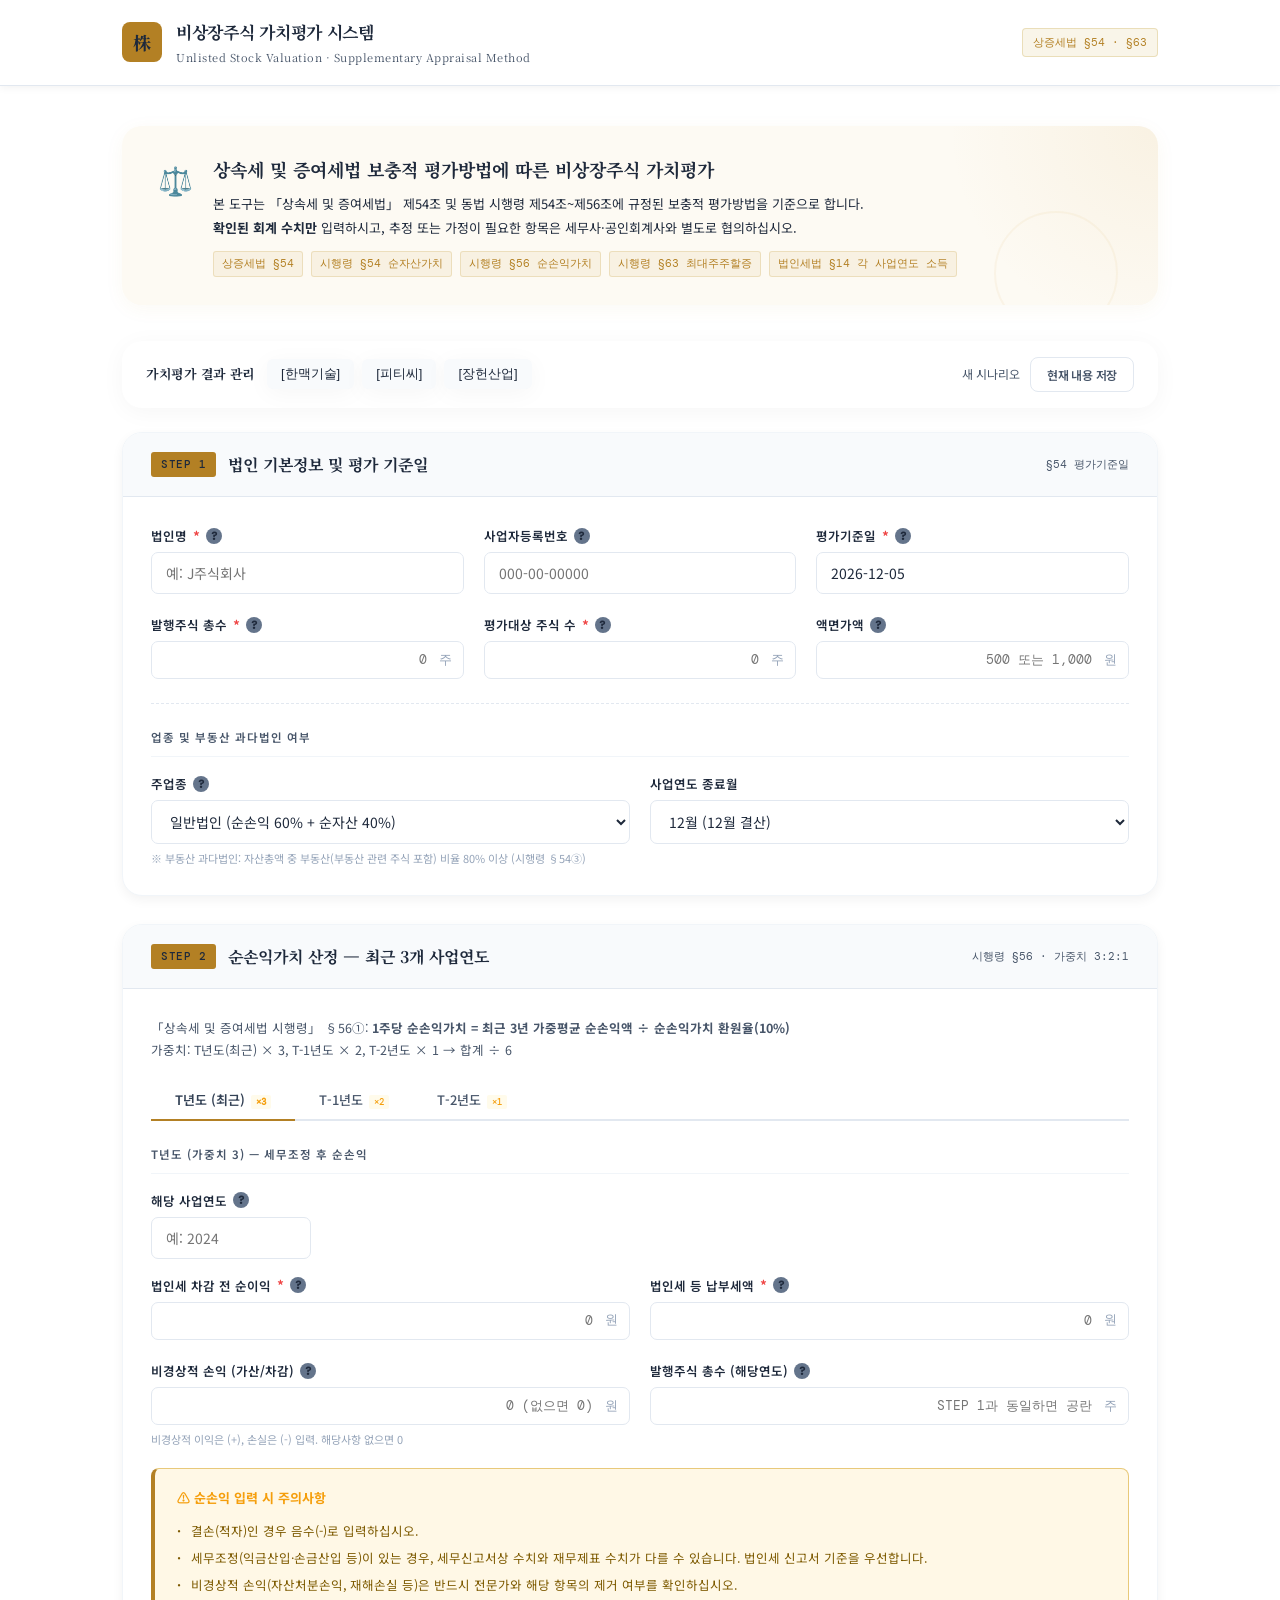
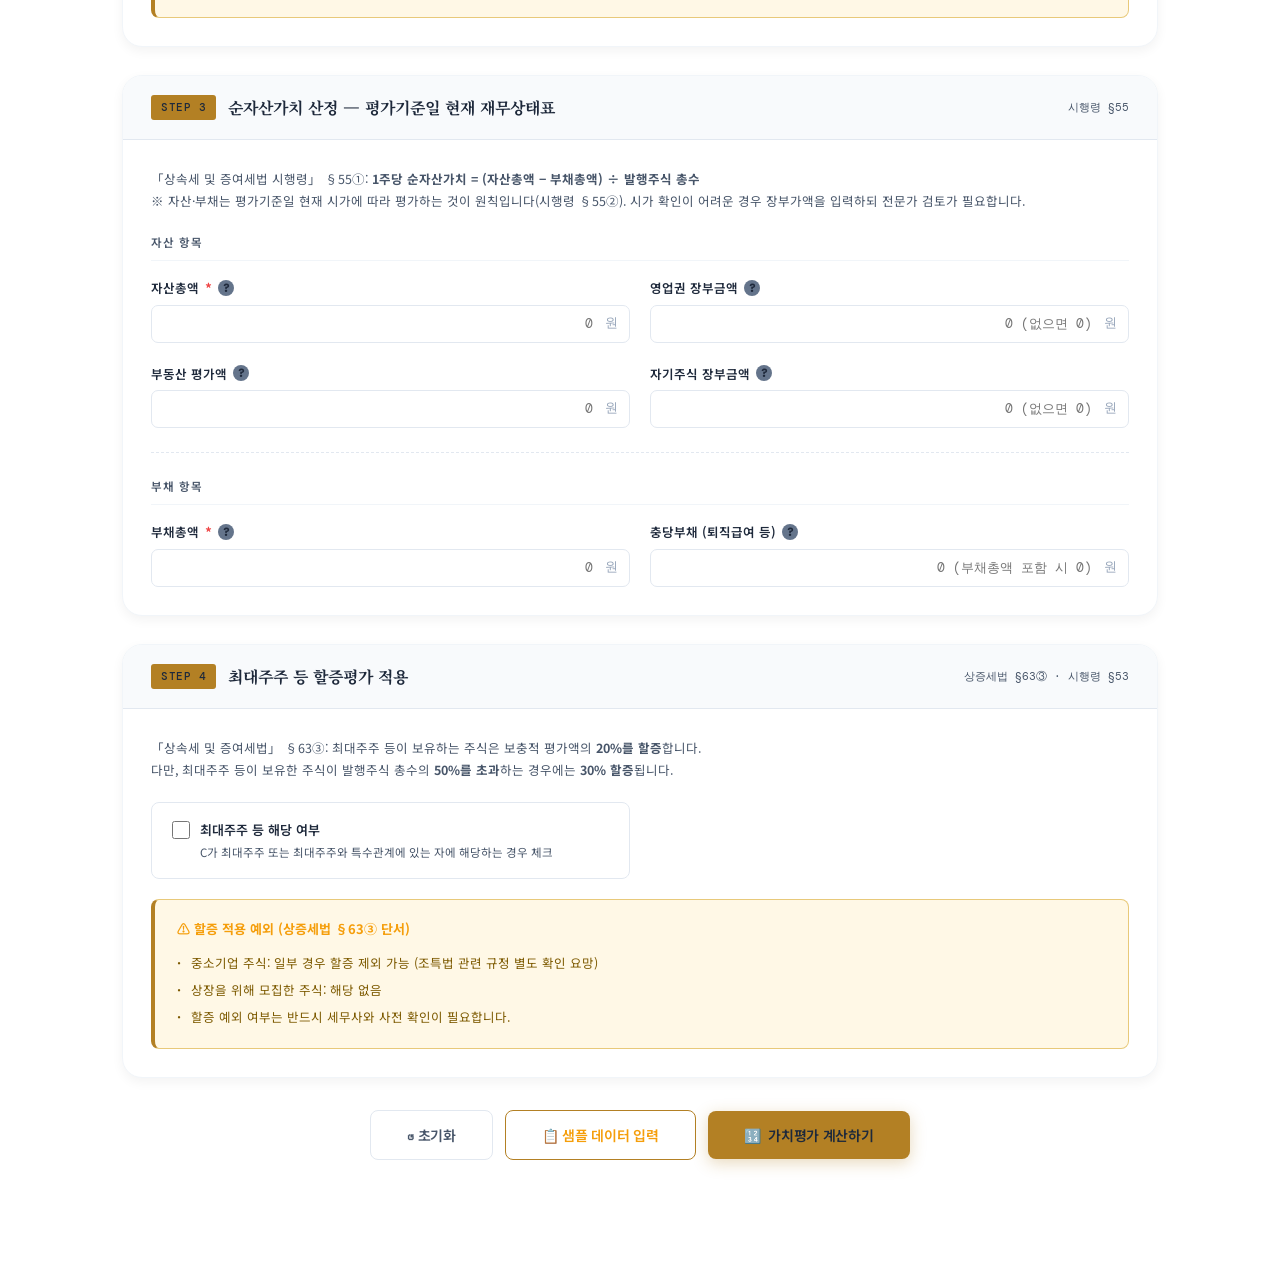
<file: 비상장주식/비상장주식가치평가.html>
<!DOCTYPE html>
<html lang="ko">
<head>
<meta charset="UTF-8">
<meta name="viewport" content="width=device-width, initial-scale=1.0">
<title>비상장주식 가치평가 시스템 | 상증세법 보충적 평가방법</title>
<link href="https://fonts.googleapis.com/css2?family=Noto+Serif+KR:wght@400;600;700&family=IBM+Plex+Mono:wght@400;500&family=Noto+Sans+KR:wght@300;400;500;600&family=DM+Mono:wght@400;500&display=swap" rel="stylesheet">
<style>
  :root {
    --navy-deep: #1e293b;
    --navy: #334155;
    --navy-mid: #475569;
    --navy-light: #64748b;
    --gold: #b38024;
    --gold-light: #d4a853;
    --gold-pale: #fffbeb;
    --ivory: #ffffff;
    --ivory-dark: #f1f5f9;
    --text-main: #1e293b;
    --text-muted: #475569;
    --text-light: #94a3b8;
    --success: #10b981;
    --error: #ef4444;
    --warning: #f59e0b;
    --border: #e2e8f0;
    --border-light: #f1f5f9;
    --shadow: 0 4px 12px rgba(0,0,0,0.05);
    --shadow-lg: 0 8px 24px rgba(0,0,0,0.08);
  }

  * { box-sizing: border-box; margin: 0; padding: 0; }

  body {
    font-family: 'Noto Sans KR', sans-serif;
    background: var(--ivory);
    color: var(--text-main);
    min-height: 100vh;
    font-size: 14px;
    line-height: 1.7;
  }

  /* ── 헤더 ── */
  .site-header {
    background: #ffffff;
    padding: 0;
    position: sticky;
    top: 0;
    z-index: 100;
    border-bottom: 1px solid var(--border);
    box-shadow: 0 2px 8px rgba(0,0,0,0.05);
  }
  .header-inner {
    max-width: 1100px;
    margin: 0 auto;
    padding: 18px 32px;
    display: flex;
    align-items: center;
    justify-content: space-between;
  }
  .logo-area { display: flex; align-items: center; gap: 14px; }
  .logo-icon {
    width: 40px; height: 40px;
    background: var(--gold);
    border-radius: 8px;
    display: flex; align-items: center; justify-content: center;
    font-family: 'Noto Serif KR', serif;
    font-weight: 700;
    font-size: 18px;
    color: var(--navy-deep);
    flex-shrink: 0;
  }
  .logo-text { font-family: 'Noto Serif KR', serif; }
  .logo-text h1 { font-size: 17px; font-weight: 700; color: var(--text-main); letter-spacing: -0.3px; }
  .logo-text p { font-size: 11px; color: var(--text-muted); margin-top: 1px; letter-spacing: 0.5px; }
  .law-badge {
    font-family: 'DM Mono', monospace; font-size: 0.9em;
    font-size: 11px;
    color: var(--gold);
    background: rgba(201,168,76,0.12);
    border: 1px solid rgba(201,168,76,0.3);
    padding: 4px 10px;
    border-radius: 4px;
  }

  /* ── 메인 레이아웃 ── */
  .main-wrap {
    max-width: 1100px;
    margin: 0 auto;
    padding: 40px 32px 80px;
  }

  /* ── embed 모드 (iframe 내 삽입 시) ── */
  body.embed-mode {
    background: #ffffff;
    min-height: unset;
  }
  body.embed-mode .site-header {
    display: none !important;
  }
  body.embed-mode .main-wrap {
    padding: 20px 20px 40px;
    max-width: 100%;
  }

  /* ── 인트로 배너 ── */
  .intro-banner {
    background: #fdfaf3;
    border: none; box-shadow: 0 4px 20px rgba(179, 128, 36, 0.05);
    border-radius: 20px;
    padding: 28px 36px;
    margin-bottom: 36px;
    display: flex;
    align-items: flex-start;
    gap: 20px;
    position: relative;
    overflow: hidden;
  }
  .intro-banner::before {
    content: '';
    position: absolute;
    top: 0; right: 0;
    width: 240px; height: 100%;
    background: radial-gradient(circle at top right, rgba(212, 168, 83, 0.1), transparent 70%);
  }
  .intro-banner::after {
    content: '';
    position: absolute;
    bottom: -30px; right: 40px;
    width: 120px; height: 120px;
    border: 2px solid rgba(212, 168, 83, 0.08);
    border-radius: 50%;
  }
  .intro-icon {
    font-size: 28px;
    flex-shrink: 0;
    margin-top: 2px;
  }
  .intro-content h2 {
    font-family: 'Noto Serif KR', serif;
    font-size: 18px;
    font-weight: 700;
    color: var(--text-main);
    margin-bottom: 8px;
  }
  .intro-content p { font-size: 13px; color: var(--text-secondary); line-height: 1.8; }
  .law-refs {
    display: flex; flex-wrap: wrap; gap: 8px;
    margin-top: 12px;
  }
  .law-ref {
    font-family: 'DM Mono', monospace; font-size: 0.9em;
    font-size: 10.5px;
    color: var(--gold);
    background: rgba(201,168,76,0.1);
    border: 1px solid rgba(201,168,76,0.25);
    padding: 3px 8px;
    border-radius: 3px;
  }

  /* ── 섹션 카드 ── */
  .card {
    background: #fff;
    border-radius: 20px;
    box-shadow: var(--shadow);
    margin-bottom: 28px;
    overflow: hidden;
    border: 1px solid var(--border-light);
  }
  .card-header {
    background: #f8fafc; border-bottom: 1px solid var(--border);
    padding: 18px 28px;
    display: flex;
    align-items: center;
    gap: 12px;
  }
  .card-header-left { display: flex; align-items: center; gap: 12px; flex: 1; }
  .step-badge {
    font-family: 'DM Mono', monospace; font-size: 0.9em;
    font-size: 11px;
    font-weight: 500;
    color: var(--navy-deep);
    background: var(--gold);
    padding: 3px 10px;
    border-radius: 3px;
    letter-spacing: 0.5px;
  }
  .card-title {
    font-family: 'Noto Serif KR', serif;
    font-size: 16px;
    font-weight: 700;
    color: var(--text-main);
  }
  .card-subtitle {
    font-size: 11px;
    color: var(--text-muted);
    font-family: 'DM Mono', monospace;
    margin-left: auto;
  }
  .card-body { padding: 28px; }

  /* ── 연도 탭 ── */
  .year-tabs {
    display: flex;
    gap: 0;
    margin-bottom: 24px;
    border-bottom: 2px solid var(--border);
  }
  .year-tab {
    padding: 10px 24px;
    font-size: 13px;
    font-weight: 500;
    color: var(--text-muted);
    cursor: pointer;
    border: none;
    background: none;
    border-bottom: 2px solid transparent;
    margin-bottom: -2px;
    transition: all 0.2s;
    font-family: 'Noto Sans KR', sans-serif;
    position: relative;
  }
  .year-tab:hover { color: var(--navy); }
  .year-tab.active {
    color: var(--navy);
    border-bottom-color: var(--gold);
    font-weight: 600;
  }
  .year-tab .weight-chip {
    font-family: 'DM Mono', monospace; font-size: 0.9em;
    font-size: 9px;
    background: var(--gold-pale);
    color: var(--warning);
    padding: 1px 5px;
    border-radius: 2px;
    margin-left: 6px;
  }
  .year-panel { display: none; }
  .year-panel.active { display: block; }

  /* ── 입력 그리드 ── */
  .input-grid {
    display: grid;
    grid-template-columns: 1fr 1fr;
    gap: 20px;
  }
  .input-grid.three-col { grid-template-columns: 1fr 1fr 1fr; }
  .input-group { display: flex; flex-direction: column; gap: 6px; }
  .input-group.full { grid-column: 1 / -1; }

  .input-label {
    font-size: 12.5px;
    font-weight: 600;
    color: var(--text-main);
    display: flex;
    align-items: center;
    gap: 6px;
  }
  .input-label .required {
    color: var(--error);
    font-size: 14px;
    line-height: 1;
  }
  .tooltip-btn {
    display: inline-flex;
    align-items: center;
    justify-content: center;
    width: 16px; height: 16px;
    border-radius: 50%;
    background: var(--navy-light);
    color: var(--text-main);
    font-size: 10px;
    font-weight: 700;
    cursor: pointer;
    border: none;
    font-family: 'DM Mono', monospace; font-size: 0.9em;
    flex-shrink: 0;
    position: relative;
  }
  .tooltip-btn:hover .tooltip-popup { display: block; }
  .tooltip-popup {
    display: none;
    position: absolute;
    bottom: calc(100% + 8px);
    left: 0;
    transform: translateX(-20px);
    background: var(--navy-deep);
    color: #ffffff;
    font-size: 11px;
    padding: 8px 12px;
    border-radius: 6px;
    white-space: normal;
    word-break: keep-all;
    z-index: 200;
    font-family: 'Noto Sans KR', sans-serif;
    font-weight: 400;
    line-height: 1.6;
    min-width: 220px;
    text-align: left;
    box-shadow: 0 4px 20px rgba(0,0,0,0.3);
  }
  .tooltip-popup::after {
    content: '';
    position: absolute;
    top: 100%; left: 24px;
    transform: translateX(-50%);
    border: 5px solid transparent;
    border-top-color: var(--navy-deep);
  }
  .law-cite {
    font-family: 'DM Mono', monospace; font-size: 0.9em;
    font-size: 10px;
    color: var(--gold);
    display: block;
    margin-top: 3px;
  }

  .input-hint {
    font-size: 11px;
    color: var(--text-light);
    line-height: 1.5;
  }

  .input-wrap {
    position: relative;
    display: flex;
    align-items: center;
  }
  .input-prefix, .input-suffix {
    position: absolute;
    font-size: 13px;
    color: var(--text-muted);
    font-weight: 500;
    pointer-events: none;
  }
  .input-prefix { left: 12px; }
  .input-suffix { right: 12px; font-size: 11px; color: var(--text-light); }

  input[type="text"], input[type="number"], input[type="date"], select {
    width: 100%;
    padding: 10px 14px;
    border: 1.5px solid var(--border);
    border-radius: 7px;
    font-size: 14px;
    font-family: 'Noto Sans KR', sans-serif;
    color: var(--text-main);
    background: var(--ivory);
    transition: all 0.2s;
    outline: none;
  }
  input[type="text"].has-prefix, input[type="number"].has-prefix { padding-left: 30px; }
  input[type="text"].has-suffix { padding-right: 36px; }
  input:focus, select:focus {
    border-color: var(--navy-light);
    background: #fff;
    box-shadow: 0 0 0 3px rgba(46,80,119,0.1);
  }
  input.error { border-color: var(--error); background: #fff5f5; }
  input.money {
    font-family: 'DM Mono', monospace; font-size: 0.9em;
    text-align: right;
    padding-right: 40px;
  }
  .money-unit {
    position: absolute;
    right: 12px;
    font-size: 11px;
    color: var(--text-light);
    font-family: 'DM Mono', monospace; font-size: 0.9em;
  }
  .error-msg {
    font-size: 11px;
    color: var(--error);
    display: none;
  }
  .error-msg.show { display: block; }

  /* ── 구분선 ── */
  .section-divider {
    border: none;
    border-top: 1px dashed var(--border);
    margin: 24px 0;
  }
  .section-label {
    font-size: 11.5px;
    font-weight: 600;
    color: var(--text-muted);
    text-transform: uppercase;
    letter-spacing: 1px;
    margin-bottom: 16px;
    padding-bottom: 8px;
    border-bottom: 1px solid var(--border-light);
  }

  /* ── 체크박스 ── */
  .checkbox-group {
    display: flex;
    align-items: flex-start;
    gap: 10px;
    padding: 16px 20px;
    background: var(--ivory);
    border-radius: 8px;
    border: 1.5px solid var(--border);
    cursor: pointer;
    transition: all 0.2s;
  }
  .checkbox-group:hover { border-color: var(--navy-light); }
  .checkbox-group input[type="checkbox"] {
    width: 18px; height: 18px;
    accent-color: var(--navy);
    cursor: pointer;
    flex-shrink: 0;
    margin-top: 2px;
  }
  .checkbox-text h4 { font-size: 13px; font-weight: 600; color: var(--text-main); }
  .checkbox-text p { font-size: 11.5px; color: var(--text-muted); margin-top: 2px; }

  /* ── 계산 버튼 영역 ── */
  .action-bar {
    display: flex;
    gap: 12px;
    justify-content: center;
    align-items: center;
    margin: 32px 0;
  }
  .btn {
    padding: 14px 36px;
    border-radius: 8px;
    font-size: 14px;
    font-weight: 600;
    cursor: pointer;
    border: none;
    transition: all 0.2s;
    font-family: 'Noto Sans KR', sans-serif;
    letter-spacing: -0.3px;
    display: flex;
    align-items: center;
    gap: 8px;
  }
  .btn-primary {
    background: var(--gold);
    color: var(--navy-deep);
    box-shadow: 0 4px 16px rgba(179,128,36,0.3);
  }
  .btn-primary:hover {
    background: var(--gold-light);
    transform: translateY(-1px);
    box-shadow: 0 6px 20px rgba(179,128,36,0.4);
  }
  .btn-secondary {
    background: #fff;
    color: var(--text-muted);
    border: 1.5px solid var(--border);
  }
  .btn-secondary:hover { border-color: var(--navy-light); color: var(--navy); }
  .btn-print {
    background: var(--gold);
    color: var(--navy-deep);
    box-shadow: 0 4px 16px rgba(201,168,76,0.35);
  }
  .btn-print:hover { background: var(--gold-light); transform: translateY(-1px); }

  /* ── 결과 섹션 ── */
  #result-section { display: none; }

  .result-card {
    background: #ffffff; border: none; box-shadow: 0 4px 24px rgba(0,0,0,0.04);
    border-radius: 20px;
    overflow: hidden;
    margin-bottom: 28px;
  }
  .result-header {
    padding: 22px 28px;
    background: #f8fafc;
    border-bottom: 1px solid var(--border);
    display: flex;
    align-items: center;
    gap: 12px;
  }
  .result-header h3 {
    font-family: 'Noto Serif KR', serif;
    font-size: 17px;
    font-weight: 700;
    color: var(--text-main);
  }
  .result-body { padding: 28px; }

  .result-table {
    width: 100%;
    border-collapse: collapse;
    font-size: 13.5px;
  }
  .result-table th {
    text-align: left;
    padding: 10px 14px;
    font-size: 11px;
    font-weight: 600;
    color: var(--text-muted);
    letter-spacing: 0.8px;
    text-transform: uppercase;
    border-bottom: 1px solid var(--border);
    font-family: 'DM Mono', monospace; font-size: 0.9em;
  }
  .result-table td {
    padding: 13px 14px;
    color: var(--text-main);
    border-bottom: 1px solid var(--border-light);
  }
  .result-table tr:last-child td { border-bottom: none; }
  .result-table .num {
    font-family: 'DM Mono', monospace; font-size: 0.9em;
    text-align: right;
    color: var(--text-main);
  }
  .result-table .highlight-row td {
    background: rgba(201,168,76,0.1);
    color: var(--gold);
    font-weight: 600;
  }
  .result-table .highlight-row .num {
    color: var(--gold);
    font-size: 15px;
  }
  .result-table .sub-row td {
    font-size: 12px;
    color: var(--text-muted);
    padding-top: 6px;
    padding-bottom: 6px;
  }
  .result-table .formula-cell {
    font-family: 'DM Mono', monospace;
    font-size: 11.5px;
    color: var(--text-muted);
  }

  /* 최종 결과 강조박스 */
  .final-result-box {
    background: #f8fafc;
    border-radius: 10px;
    padding: 24px 28px;
    margin-top: 20px;
    display: flex;
    align-items: center;
    justify-content: space-between;
    border: 1px solid rgba(201,168,76,0.2);
  }
  .final-result-label { font-size: 14px; font-weight: 600; color: var(--text-main); }
  .final-result-label small {
    display: block;
    font-size: 11px;
    color: var(--text-muted);
    margin-top: 3px;
    font-weight: 400;
  }
  .final-result-value {
    text-align: right;
  }
  .final-result-value .per-share {
    font-family: 'Noto Serif KR', serif;
    font-size: 28px;
    font-weight: 700;
    color: var(--gold);
  }
  .final-result-value .total-val {
    font-family: 'DM Mono', monospace; font-size: 0.9em;
    font-size: 13px;
    color: var(--text-muted);
    margin-top: 4px;
    text-align: right;
  }

  /* ── 계산과정 펼치기 ── */
  .process-card {
    background: #fff;
    border: 1px solid var(--border-light);
    border-radius: 10px;
    margin-bottom: 16px;
    overflow: hidden;
  }
  .process-toggle {
    padding: 14px 20px;
    display: flex;
    align-items: center;
    justify-content: space-between;
    cursor: pointer;
    user-select: none;
    background: var(--ivory);
    transition: background 0.2s;
  }
  .process-toggle:hover { background: var(--ivory-dark); }
  .process-toggle h4 {
    font-size: 13px;
    font-weight: 600;
    color: var(--navy);
    display: flex;
    align-items: center;
    gap: 8px;
  }
  .process-toggle .arrow {
    font-size: 12px;
    color: var(--text-muted);
    transition: transform 0.2s;
  }
  .process-toggle.open .arrow { transform: rotate(180deg); }
  .process-content {
    display: none;
    padding: 20px;
    border-top: 1px solid var(--border-light);
  }
  .process-content.open { display: block; }

  .calc-step {
    display: flex;
    gap: 12px;
    padding: 12px 0;
    border-bottom: 1px dashed var(--border-light);
    font-size: 13px;
    align-items: flex-start;
  }
  .calc-step:last-child { border-bottom: none; }
  .calc-step-label {
    min-width: 160px;
    color: var(--text-muted);
    font-size: 12px;
    flex-shrink: 0;
    padding-top: 1px;
  }
  .calc-step-formula {
    font-family: 'DM Mono', monospace; font-size: 0.9em;
    font-size: 12.5px;
    color: var(--navy);
    flex: 1;
  }
  .calc-step-result {
    font-family: 'DM Mono', monospace; font-size: 0.9em;
    font-size: 13px;
    font-weight: 600;
    color: var(--navy-deep);
    text-align: right;
    min-width: 120px;
  }

  /* ── 주의사항 ── */
  .notice-box {
    background: #fff8e6;
    border: 1px solid #e8c97a;
    border-left: 4px solid var(--gold);
    border-radius: 8px;
    padding: 18px 22px;
    margin-top: 28px;
  }
  .notice-box h4 {
    font-size: 13px;
    font-weight: 700;
    color: var(--warning);
    margin-bottom: 8px;
    display: flex;
    align-items: center;
    gap: 6px;
  }
  .notice-box ul {
    list-style: none;
    padding: 0;
  }
  .notice-box ul li {
    font-size: 12.5px;
    color: #7d5a00;
    padding: 3px 0;
    padding-left: 14px;
    position: relative;
    line-height: 1.7;
  }
  .notice-box ul li::before {
    content: '·';
    position: absolute;
    left: 0;
    font-weight: 700;
  }

  .legal-disclaimer {
    background: var(--navy-deep);
    color: rgba(255,255,255,0.5);
    border-radius: 8px;
    padding: 16px 22px;
    font-size: 11.5px;
    line-height: 1.8;
    margin-top: 16px;
    text-align: center;
  }

  /* ── 인쇄 ── */
  @media print {
    .site-header, .action-bar, .btn-print, .intro-banner { display: none !important; }
    #result-section { display: block !important; }
    .main-wrap { padding: 0; max-width: 100%; }
    .result-card { background: #fff !important; border: 1px solid #ccc; }
    .result-header { background: #f5f5f5; }
    .result-header h3, .result-table td, .result-table th { color: #000 !important; }
    .final-result-box { background: #f0f4ff; border: 1px solid #ccc; }
    .final-result-value .per-share { color: #1b2d45 !important; }
    .legal-disclaimer { background: #f5f5f5; color: #333 !important; }
  }

  /* ── 반응형 ── */
  @media (max-width: 768px) {
    .header-inner { padding: 14px 16px; }
    .main-wrap { padding: 20px 16px 60px; }
    .intro-banner { padding: 20px; flex-direction: column; gap: 12px; }
    .card-body { padding: 20px; }
    .input-grid { grid-template-columns: 1fr; }
    .input-grid.three-col { grid-template-columns: 1fr; }
    .action-bar { flex-wrap: wrap; }
    .final-result-box { flex-direction: column; gap: 16px; text-align: center; }
    .final-result-value { text-align: center; }
    .law-badge { display: none; }
  }

  /* 애니메이션 */
  @keyframes fadeUp {
    from { opacity: 0; transform: translateY(16px); }
    to { opacity: 1; transform: translateY(0); }
  }
  .card { animation: fadeUp 0.4s ease both; }
  .card:nth-child(2) { animation-delay: 0.05s; }
  .card:nth-child(3) { animation-delay: 0.10s; }
  .card:nth-child(4) { animation-delay: 0.15s; }
  #result-section.show { animation: fadeUp 0.5s ease both; }

  .loading-spinner {
    display: inline-block;
    width: 16px; height: 16px;
    border: 2px solid rgba(30,41,59,0.2);
    border-top-color: var(--navy-deep);
    border-radius: 50%;
    animation: spin 0.7s linear infinite;
    display: none;
  }
  .btn-primary.calculating .loading-spinner { display: inline-block; }
  .btn-primary.calculating .btn-icon { display: none; }
  @keyframes spin { to { transform: rotate(360deg); } }
</style>
</head>
<body>

<script>
  if (new URLSearchParams(location.search).get('embed') === '1') {
    document.body.classList.add('embed-mode');
  }
</script>

<!-- ── 헤더 ── -->
<header class="site-header">
  <div class="header-inner">
    <div class="logo-area">
      <div class="logo-icon">株</div>
      <div class="logo-text">
        <h1>비상장주식 가치평가 시스템</h1>
        <p>Unlisted Stock Valuation · Supplementary Appraisal Method</p>
      </div>
    </div>
    <div class="law-badge">상증세법 §54 · §63</div>
  </div>
</header>

<div class="main-wrap">

  <!-- ── 인트로 배너 ── -->
  <div class="intro-banner">
    <div class="intro-icon">⚖️</div>
    <div class="intro-content">
      <h2>상속세 및 증여세법 보충적 평가방법에 따른 비상장주식 가치평가</h2>
      <p>본 도구는 「상속세 및 증여세법」 제54조 및 동법 시행령 제54조~제56조에 규정된 보충적 평가방법을 기준으로 합니다.<br>
         <strong style="color:var(--text-main)">확인된 회계 수치만</strong> 입력하시고, 추정 또는 가정이 필요한 항목은 세무사·공인회계사와 별도로 협의하십시오.</p>
      <div class="law-refs">
        <span class="law-ref">상증세법 §54</span>
        <span class="law-ref">시행령 §54 순자산가치</span>
        <span class="law-ref">시행령 §56 순손익가치</span>
        <span class="law-ref">시행령 §63 최대주주할증</span>
        <span class="law-ref">법인세법 §14 각 사업연도 소득</span>
      </div>
    </div>
  </div>

  
  <!-- ── 시나리오 관리 ── -->
  <div class="scenario-bar" style="margin-bottom: 24px; padding: 16px 24px; background: #ffffff; border: none; box-shadow: 0 4px 24px rgba(0,0,0,0.04); border-radius: 20px; display: flex; align-items: center; justify-content: space-between; gap: 16px;">
    <div style="display:flex; align-items:center; gap:12px;">
      <span style="font-size: 13px; font-weight: 700; color: var(--text-main); letter-spacing: -0.3px; font-family: 'Noto Serif KR', serif;">가치평가 결과 관리</span>
      <div class="scenario-buttons" style="display:flex; gap:8px;">
        <button type="button" class="scenario-btn" onclick="loadScenario('한맥기술')">[한맥기술]</button>
        <button type="button" class="scenario-btn" onclick="loadScenario('피티씨')">[피티씨]</button>
        <button type="button" class="scenario-btn" onclick="loadScenario('장헌산업')">[장헌산업]</button>
      </div>
    </div>
    <div style="display:flex; align-items:center; gap:10px;">
      <span id="scenarioStatus" style="font-size: 12px; color: var(--text-muted);">새 시나리오</span>
      <button type="button" class="btn btn-secondary" onclick="saveCurrentScenario()" style="padding: 8px 16px; font-size: 12px; height: auto;">현재 내용 저장</button>
    </div>
  </div>

  <style>
    .scenario-btn {
      padding: 6px 14px;
      border-radius: 6px;
      font-size: 13px;
      font-weight: 500;
      color: var(--text-secondary);
      background: #f8fafc;
      border: none; box-shadow: 0 4px 24px rgba(0,0,0,0.04);
      cursor: pointer;
      transition: all 0.2s;
    }
    .scenario-btn:hover { background: #f1f5f9; border-color: var(--navy-light); }
    .scenario-btn.active {
      background: var(--navy);
      color: #fff;
      border-color: var(--navy);
      box-shadow: 0 2px 8px rgba(30, 41, 59, 0.2);
    }
  </style>

  <!-- ════════════════════════════════════
       SECTION 1 : 기본 정보
  ════════════════════════════════════ -->
  <div class="card">
    <div class="card-header">
      <div class="card-header-left">
        <span class="step-badge">STEP 1</span>
        <span class="card-title">법인 기본정보 및 평가 기준일</span>
      </div>
      <span class="card-subtitle">§54 평가기준일</span>
    </div>
    <div class="card-body">
      <div class="input-grid three-col">
        <div class="input-group">
          <label class="input-label">
            법인명 <span class="required">*</span>
            <button class="tooltip-btn" tabindex="-1">?
              <span class="tooltip-popup">평가 대상 비상장법인의 명칭을 입력합니다.</span>
            </button>
          </label>
          <input type="text" id="companyName" placeholder="예: J주식회사">
          <span class="error-msg" id="err-companyName">법인명을 입력해주세요.</span>
        </div>
        <div class="input-group">
          <label class="input-label">
            사업자등록번호
            <button class="tooltip-btn" tabindex="-1">?
              <span class="tooltip-popup">참고용 입력 항목으로, 계산에는 반영되지 않습니다.</span>
            </button>
          </label>
          <input type="text" id="bizNo" placeholder="000-00-00000" maxlength="12">
        </div>
        <div class="input-group">
          <label class="input-label">
            평가기준일 <span class="required">*</span>
            <button class="tooltip-btn" tabindex="-1">?
              <span class="tooltip-popup">상증세법 §60: 상속·증여 당시의 시가를 산정하는 기준일입니다. 통상 상속개시일 또는 증여일입니다.</span>
            </button>
          </label>
          <input type="text" id="baseDate" placeholder="예: 2025-12-31" maxlength="10">
          <span class="error-msg" id="err-baseDate">평가기준일을 입력해주세요. (예: 2025-12-31)</span>
        </div>
        <div class="input-group">
          <label class="input-label">
            발행주식 총수 <span class="required">*</span>
            <button class="tooltip-btn" tabindex="-1">?
              <span class="tooltip-popup">시행령 §55①: 평가기준일 현재 발행된 주식의 총 수량(보통주 기준)입니다. 자기주식은 제외합니다.</span>
            </button>
          </label>
          <div class="input-wrap">
            <input type="text" id="totalShares" class="money has-suffix" placeholder="0">
            <span class="money-unit">주</span>
          </div>
          <span class="error-msg" id="err-totalShares">발행주식 총수를 입력해주세요.</span>
        </div>
        <div class="input-group">
          <label class="input-label">
            평가대상 주식 수 <span class="required">*</span>
            <button class="tooltip-btn" tabindex="-1">?
              <span class="tooltip-popup">C가 실제로 보유하고 있는 평가 대상 주식의 수량입니다.</span>
            </button>
          </label>
          <div class="input-wrap">
            <input type="text" id="ownedShares" class="money has-suffix" placeholder="0">
            <span class="money-unit">주</span>
          </div>
          <span class="error-msg" id="err-ownedShares">보유 주식 수를 입력해주세요.</span>
        </div>
        <div class="input-group">
          <label class="input-label">
            액면가액
            <button class="tooltip-btn" tabindex="-1">?
              <span class="tooltip-popup">1주당 액면금액입니다. 참고용으로 사용되며, 보충적 평가방법 계산에는 직접 반영되지 않습니다.</span>
            </button>
          </label>
          <div class="input-wrap">
            <input type="text" id="parValue" class="money has-suffix" placeholder="500 또는 1,000">
            <span class="money-unit">원</span>
          </div>
        </div>
      </div>

      <hr class="section-divider">
      <div class="section-label">업종 및 부동산 과다법인 여부</div>
      <div class="input-grid">
        <div class="input-group">
          <label class="input-label">
            주업종
            <button class="tooltip-btn" tabindex="-1">?
              <span class="tooltip-popup">순손익가치·순자산가치 가중치 결정에 영향을 미칩니다. 부동산 과다법인 여부 판단에 필요합니다.</span>
            </button>
          </label>
          <select id="bizType">
            <option value="general">일반법인 (순손익 60% + 순자산 40%)</option>
            <option value="property">부동산 과다법인 (순손익 40% + 순자산 60%)</option>
          </select>
          <span class="input-hint">※ 부동산 과다법인: 자산총액 중 부동산(부동산 관련 주식 포함) 비율 80% 이상 (시행령 §54③)</span>
        </div>
        <div class="input-group">
          <label class="input-label">사업연도 종료월</label>
          <select id="fiscalYearEnd">
            <option value="12">12월 (12월 결산)</option>
            <option value="3">3월</option>
            <option value="6">6월</option>
            <option value="9">9월</option>
          </select>
        </div>
      </div>
    </div>
  </div>

  <!-- ════════════════════════════════════
       SECTION 2 : 순손익가치 (3개년)
  ════════════════════════════════════ -->
  <div class="card">
    <div class="card-header">
      <div class="card-header-left">
        <span class="step-badge">STEP 2</span>
        <span class="card-title">순손익가치 산정 — 최근 3개 사업연도</span>
      </div>
      <span class="card-subtitle">시행령 §56 · 가중치 3:2:1</span>
    </div>
    <div class="card-body">
      <p style="font-size:12.5px; color:var(--text-muted); margin-bottom:18px; line-height:1.8;">
        「상속세 및 증여세법 시행령」 §56①: <strong>1주당 순손익가치 = 최근 3년 가중평균 순손익액 ÷ 순손익가치 환원율(10%)</strong><br>
        가중치: T년도(최근) × 3, T-1년도 × 2, T-2년도 × 1 → 합계 ÷ 6
      </p>
      <div class="year-tabs">
        <button class="year-tab active" data-tab="y0">
          T년도 (최근)<span class="weight-chip">×3</span>
        </button>
        <button class="year-tab" data-tab="y1">
          T-1년도<span class="weight-chip">×2</span>
        </button>
        <button class="year-tab" data-tab="y2">
          T-2년도<span class="weight-chip">×1</span>
        </button>
      </div>

      <!-- T년도 -->
      <div class="year-panel active" id="panel-y0">
        <div class="section-label">T년도 (가중치 3) — 세무조정 후 순손익</div>
        <div class="input-grid">
          <div class="input-group">
            <label class="input-label">
              해당 사업연도
              <button class="tooltip-btn" tabindex="-1">?
                <span class="tooltip-popup">평가기준일 직전 가장 최근 사업연도를 입력합니다. 예: 2024</span>
              </button>
            </label>
            <div class="input-wrap">
              <input type="text" id="year0" placeholder="예: 2024" style="max-width:160px;">
            </div>
          </div>
        </div>
        <div class="input-grid" style="margin-top:16px;">
          <div class="input-group">
            <label class="input-label">
              법인세 차감 전 순이익 <span class="required">*</span>
              <button class="tooltip-btn" tabindex="-1">?
                <span class="tooltip-popup">손익계산서상 법인세비용차감전순이익(EBT)입니다. 세무조정사항이 있는 경우 세무사 확인 필요.<br><span class="law-cite">법인세법 §14</span></span>
              </button>
            </label>
            <div class="input-wrap">
              <input type="text" id="ebt0" class="money has-suffix" placeholder="0">
              <span class="money-unit">원</span>
            </div>
            <span class="error-msg" id="err-ebt0">값을 입력해주세요.</span>
          </div>
          <div class="input-group">
            <label class="input-label">
              법인세 등 납부세액 <span class="required">*</span>
              <button class="tooltip-btn" tabindex="-1">?
                <span class="tooltip-popup">법인세 및 지방소득세(법인분) 실제 납부세액입니다. 미납·가산세는 제외합니다.<br><span class="law-cite">시행령 §56② 법인세 차감</span></span>
              </button>
            </label>
            <div class="input-wrap">
              <input type="text" id="tax0" class="money has-suffix" placeholder="0">
              <span class="money-unit">원</span>
            </div>
            <span class="error-msg" id="err-tax0">값을 입력해주세요.</span>
          </div>
          <div class="input-group">
            <label class="input-label">
              비경상적 손익 (가산/차감)
              <button class="tooltip-btn" tabindex="-1">?
                <span class="tooltip-popup">반복되지 않는 일시적 손익입니다. 예: 자산처분이익, 재해손실 등.<br>이익이면 (+), 손실이면 (-)로 입력합니다.<br><span class="law-cite">시행령 §56② 비경상적 손익 조정</span></span>
              </button>
            </label>
            <div class="input-wrap">
              <input type="text" id="nonrec0" class="money has-suffix" placeholder="0 (없으면 0)">
              <span class="money-unit">원</span>
            </div>
            <span class="input-hint">비경상적 이익은 (+), 손실은 (-) 입력. 해당사항 없으면 0</span>
          </div>
          <div class="input-group">
            <label class="input-label">
              발행주식 총수 (해당연도)
              <button class="tooltip-btn" tabindex="-1">?
                <span class="tooltip-popup">해당 사업연도 말 기준 발행주식 총수입니다. STEP 1과 다를 경우에만 입력하세요.</span>
              </button>
            </label>
            <div class="input-wrap">
              <input type="text" id="shares0" class="money has-suffix" placeholder="STEP 1과 동일하면 공란">
              <span class="money-unit">주</span>
            </div>
          </div>
        </div>
      </div>

      <!-- T-1년도 -->
      <div class="year-panel" id="panel-y1">
        <div class="section-label">T-1년도 (가중치 2)</div>
        <div class="input-grid">
          <div class="input-group">
            <label class="input-label">해당 사업연도</label>
            <input type="text" id="year1" placeholder="예: 2023" style="max-width:160px;">
          </div>
        </div>
        <div class="input-grid" style="margin-top:16px;">
          <div class="input-group">
            <label class="input-label">법인세 차감 전 순이익 <span class="required">*</span></label>
            <div class="input-wrap">
              <input type="text" id="ebt1" class="money has-suffix" placeholder="0">
              <span class="money-unit">원</span>
            </div>
            <span class="error-msg" id="err-ebt1">값을 입력해주세요.</span>
          </div>
          <div class="input-group">
            <label class="input-label">법인세 등 납부세액 <span class="required">*</span></label>
            <div class="input-wrap">
              <input type="text" id="tax1" class="money has-suffix" placeholder="0">
              <span class="money-unit">원</span>
            </div>
            <span class="error-msg" id="err-tax1">값을 입력해주세요.</span>
          </div>
          <div class="input-group">
            <label class="input-label">비경상적 손익 (가산/차감)</label>
            <div class="input-wrap">
              <input type="text" id="nonrec1" class="money has-suffix" placeholder="0">
              <span class="money-unit">원</span>
            </div>
          </div>
          <div class="input-group">
            <label class="input-label">발행주식 총수 (해당연도)</label>
            <div class="input-wrap">
              <input type="text" id="shares1" class="money has-suffix" placeholder="STEP 1과 동일하면 공란">
              <span class="money-unit">주</span>
            </div>
          </div>
        </div>
      </div>

      <!-- T-2년도 -->
      <div class="year-panel" id="panel-y2">
        <div class="section-label">T-2년도 (가중치 1)</div>
        <div class="input-grid">
          <div class="input-group">
            <label class="input-label">해당 사업연도</label>
            <input type="text" id="year2" placeholder="예: 2022" style="max-width:160px;">
          </div>
        </div>
        <div class="input-grid" style="margin-top:16px;">
          <div class="input-group">
            <label class="input-label">법인세 차감 전 순이익 <span class="required">*</span></label>
            <div class="input-wrap">
              <input type="text" id="ebt2" class="money has-suffix" placeholder="0">
              <span class="money-unit">원</span>
            </div>
            <span class="error-msg" id="err-ebt2">값을 입력해주세요.</span>
          </div>
          <div class="input-group">
            <label class="input-label">법인세 등 납부세액 <span class="required">*</span></label>
            <div class="input-wrap">
              <input type="text" id="tax2" class="money has-suffix" placeholder="0">
              <span class="money-unit">원</span>
            </div>
            <span class="error-msg" id="err-tax2">값을 입력해주세요.</span>
          </div>
          <div class="input-group">
            <label class="input-label">비경상적 손익 (가산/차감)</label>
            <div class="input-wrap">
              <input type="text" id="nonrec2" class="money has-suffix" placeholder="0">
              <span class="money-unit">원</span>
            </div>
          </div>
          <div class="input-group">
            <label class="input-label">발행주식 총수 (해당연도)</label>
            <div class="input-wrap">
              <input type="text" id="shares2" class="money has-suffix" placeholder="STEP 1과 동일하면 공란">
              <span class="money-unit">주</span>
            </div>
          </div>
        </div>
      </div>

      <div class="notice-box" style="margin-top:20px;">
        <h4>⚠ 순손익 입력 시 주의사항</h4>
        <ul>
          <li>결손(적자)인 경우 음수(-)로 입력하십시오.</li>
          <li>세무조정(익금산입·손금산입 등)이 있는 경우, 세무신고서상 수치와 재무제표 수치가 다를 수 있습니다. 법인세 신고서 기준을 우선합니다.</li>
          <li>비경상적 손익(자산처분손익, 재해손실 등)은 반드시 전문가와 해당 항목의 제거 여부를 확인하십시오.</li>
        </ul>
      </div>
    </div>
  </div>

  <!-- ════════════════════════════════════
       SECTION 3 : 순자산가치
  ════════════════════════════════════ -->
  <div class="card">
    <div class="card-header">
      <div class="card-header-left">
        <span class="step-badge">STEP 3</span>
        <span class="card-title">순자산가치 산정 — 평가기준일 현재 재무상태표</span>
      </div>
      <span class="card-subtitle">시행령 §55</span>
    </div>
    <div class="card-body">
      <p style="font-size:12.5px; color:var(--text-muted); margin-bottom:20px; line-height:1.8;">
        「상속세 및 증여세법 시행령」 §55①: <strong>1주당 순자산가치 = (자산총액 − 부채총액) ÷ 발행주식 총수</strong><br>
        ※ 자산·부채는 평가기준일 현재 시가에 따라 평가하는 것이 원칙입니다(시행령 §55②). 시가 확인이 어려운 경우 장부가액을 입력하되 전문가 검토가 필요합니다.
      </p>

      <div class="section-label">자산 항목</div>
      <div class="input-grid">
        <div class="input-group">
          <label class="input-label">
            자산총액 <span class="required">*</span>
            <button class="tooltip-btn" tabindex="-1">?
              <span class="tooltip-popup">평가기준일 현재 재무상태표상 자산 합계액입니다. 시가 평가가 원칙이나, 시가 불명확 시 장부가액을 사용합니다.<br><span class="law-cite">시행령 §55①</span></span>
            </button>
          </label>
          <div class="input-wrap">
            <input type="text" id="totalAssets" class="money has-suffix" placeholder="0">
            <span class="money-unit">원</span>
          </div>
          <span class="error-msg" id="err-totalAssets">자산총액을 입력해주세요.</span>
        </div>
        <div class="input-group">
          <label class="input-label">
            영업권 장부금액
            <button class="tooltip-btn" tabindex="-1">?
              <span class="tooltip-popup">자산총액에 포함된 영업권 장부금액입니다. 보충적 평가 시 별도로 평가될 수 있으므로 분리 기재합니다.<br><span class="law-cite">시행령 §59 영업권 평가</span></span>
            </button>
          </label>
          <div class="input-wrap">
            <input type="text" id="goodwill" class="money has-suffix" placeholder="0 (없으면 0)">
            <span class="money-unit">원</span>
          </div>
        </div>
        <div class="input-group">
          <label class="input-label">
            부동산 평가액
            <button class="tooltip-btn" tabindex="-1">?
              <span class="tooltip-popup">자산총액에 포함된 부동산(토지·건물) 금액입니다. 부동산 과다법인 판정 및 시가 평가 시 활용됩니다.<br><span class="law-cite">시행령 §54③</span></span>
            </button>
          </label>
          <div class="input-wrap">
            <input type="text" id="realEstate" class="money has-suffix" placeholder="0">
            <span class="money-unit">원</span>
          </div>
        </div>
        <div class="input-group">
          <label class="input-label">
            자기주식 장부금액
            <button class="tooltip-btn" tabindex="-1">?
              <span class="tooltip-popup">자기주식은 순자산 계산 시 자산에서 제외합니다.<br><span class="law-cite">시행령 §55① 단서</span></span>
            </button>
          </label>
          <div class="input-wrap">
            <input type="text" id="treasuryStock" class="money has-suffix" placeholder="0 (없으면 0)">
            <span class="money-unit">원</span>
          </div>
        </div>
      </div>

      <hr class="section-divider">
      <div class="section-label">부채 항목</div>
      <div class="input-grid">
        <div class="input-group">
          <label class="input-label">
            부채총액 <span class="required">*</span>
            <button class="tooltip-btn" tabindex="-1">?
              <span class="tooltip-popup">평가기준일 현재 재무상태표상 부채 합계액입니다.<br><span class="law-cite">시행령 §55①</span></span>
            </button>
          </label>
          <div class="input-wrap">
            <input type="text" id="totalLiabilities" class="money has-suffix" placeholder="0">
            <span class="money-unit">원</span>
          </div>
          <span class="error-msg" id="err-totalLiabilities">부채총액을 입력해주세요.</span>
        </div>
        <div class="input-group">
          <label class="input-label">
            충당부채 (퇴직급여 등)
            <button class="tooltip-btn" tabindex="-1">?
              <span class="tooltip-popup">퇴직급여충당부채 등 추정부채 금액입니다. 부채총액에 이미 포함된 경우 별도 입력 불필요합니다.</span>
            </button>
          </label>
          <div class="input-wrap">
            <input type="text" id="provision" class="money has-suffix" placeholder="0 (부채총액 포함 시 0)">
            <span class="money-unit">원</span>
          </div>
        </div>
      </div>
    </div>
  </div>

  <!-- ════════════════════════════════════
       SECTION 4 : 최대주주 할증
  ════════════════════════════════════ -->
  <div class="card">
    <div class="card-header">
      <div class="card-header-left">
        <span class="step-badge">STEP 4</span>
        <span class="card-title">최대주주 등 할증평가 적용</span>
      </div>
      <span class="card-subtitle">상증세법 §63③ · 시행령 §53</span>
    </div>
    <div class="card-body">
      <p style="font-size:12.5px; color:var(--text-muted); margin-bottom:20px; line-height:1.8;">
        「상속세 및 증여세법」 §63③: 최대주주 등이 보유하는 주식은 보충적 평가액의 <strong>20%를 할증</strong>합니다.<br>
        다만, 최대주주 등이 보유한 주식이 발행주식 총수의 <strong>50%를 초과</strong>하는 경우에는 <strong>30% 할증</strong>됩니다.
      </p>
      <div class="input-grid">
        <div class="input-group">
          <label class="checkbox-group" style="cursor:pointer;">
            <input type="checkbox" id="isMajorHolder">
            <div class="checkbox-text">
              <h4>최대주주 등 해당 여부</h4>
              <p>C가 최대주주 또는 최대주주와 특수관계에 있는 자에 해당하는 경우 체크</p>
            </div>
          </label>
        </div>
        <div class="input-group" id="majorRateGroup" style="display:none;">
          <label class="input-label">
            최대주주 등의 지분율 합계 <span class="required">*</span>
            <button class="tooltip-btn" tabindex="-1">?
              <span class="tooltip-popup">최대주주 및 그 특수관계인의 지분율 합계입니다. 50% 초과 시 할증률 30% 적용.<br><span class="law-cite">상증세법 §63③</span></span>
            </button>
          </label>
          <div class="input-wrap">
            <input type="text" id="majorRate" class="money has-suffix" placeholder="예: 45.5">
            <span class="money-unit">%</span>
          </div>
        </div>
      </div>

      <div class="notice-box" style="margin-top:20px;">
        <h4>⚠ 할증 적용 예외 (상증세법 §63③ 단서)</h4>
        <ul>
          <li>중소기업 주식: 일부 경우 할증 제외 가능 (조특법 관련 규정 별도 확인 요망)</li>
          <li>상장을 위해 모집한 주식: 해당 없음</li>
          <li>할증 예외 여부는 반드시 세무사와 사전 확인이 필요합니다.</li>
        </ul>
      </div>
    </div>
  </div>

  <!-- ── 버튼 영역 ── -->
  <div class="action-bar">
    <button class="btn btn-secondary" onclick="resetAll()">↺ 초기화</button>
    <button class="btn btn-secondary" onclick="fillSample()" style="border-color:var(--gold);color:var(--warning);">📋 샘플 데이터 입력</button>
    <button class="btn btn-primary" id="calcBtn" onclick="calculate()">
      <span class="btn-icon">🔢</span>
      <span class="loading-spinner"></span>
      가치평가 계산하기
    </button>
  </div>

  <!-- ════════════════════════════════════
       RESULT SECTION
  ════════════════════════════════════ -->
  <div id="result-section">

    <div class="result-card">
      <div class="result-header">
        <span style="font-size:22px;">📊</span>
        <h3 id="result-title">비상장주식 가치평가 결과</h3>
        <span id="result-company" style="font-size:12px; color:var(--text-muted); margin-left:auto; font-family:'DM Mono',monospace;"></span>
      </div>
      <div class="result-body">

        <!-- 최종 결과 박스 -->
        <div class="final-result-box">
          <div class="final-result-label">
            1주당 최종 평가액
            <small id="result-basedate-label">평가기준일: —</small>
          </div>
          <div class="final-result-value">
            <div class="per-share" id="res-perShare">—</div>
            <div class="total-val" id="res-totalVal">보유주식 평가액: —</div>
          </div>
        </div>

        <!-- 결과 요약표 -->
        <table class="result-table" style="margin-top:24px;">
          <thead>
            <tr>
              <th>구분</th>
              <th>내용</th>
              <th style="text-align:right;">금액 (원)</th>
            </tr>
          </thead>
          <tbody id="result-table-body"></tbody>
        </table>
      </div>
    </div>

    <!-- 계산 과정 상세 -->
    <h3 style="font-family:'Noto Serif KR',serif; font-size:16px; font-weight:700; color:var(--navy); margin-bottom:16px;">계산 과정 상세</h3>

    <!-- 순손익가치 계산 과정 -->
    <div class="process-card">
      <div class="process-toggle" onclick="toggleProcess(this)">
        <h4>📈 순손익가치 계산 과정 <span style="font-family:'IBM Plex Mono'; font-size:11px; color:var(--text-light); font-weight:400;">(시행령 §56)</span></h4>
        <span class="arrow">▼</span>
      </div>
      <div class="process-content" id="process-profit"></div>
    </div>

    <!-- 순자산가치 계산 과정 -->
    <div class="process-card">
      <div class="process-toggle" onclick="toggleProcess(this)">
        <h4>🏦 순자산가치 계산 과정 <span style="font-family:'IBM Plex Mono'; font-size:11px; color:var(--text-light); font-weight:400;">(시행령 §55)</span></h4>
        <span class="arrow">▼</span>
      </div>
      <div class="process-content" id="process-asset"></div>
    </div>

    <!-- 최종 합산 과정 -->
    <div class="process-card">
      <div class="process-toggle" onclick="toggleProcess(this)">
        <h4>⚖️ 최종 가중평균 및 할증 계산 <span style="font-family:'IBM Plex Mono'; font-size:11px; color:var(--text-light); font-weight:400;">(시행령 §54 · 상증세법 §63③)</span></h4>
        <span class="arrow">▼</span>
      </div>
      <div class="process-content" id="process-final"></div>
    </div>

    <!-- 주의사항 -->
    <div class="notice-box">
      <h4>📋 평가결과 활용 주의사항</h4>
      <ul>
        <li>본 계산 결과는 보충적 평가방법에 따른 <strong>참고용 수치</strong>이며, 실제 신고·납부에 사용하기 전 반드시 세무사 또는 공인회계사의 검토를 받으십시오.</li>
        <li>자산의 시가 평가, 영업권 별도 평가, 비경상적 손익 조정 등 전문적 판단이 필요한 사항이 있을 수 있습니다.</li>
        <li>세법 개정(매년 시행령 변경 포함)에 따라 계산 방식이 달라질 수 있습니다.</li>
        <li>부동산 과다법인 해당 여부, 최대주주 할증 예외 여부 등은 사실관계를 확인하여 적용하십시오.</li>
      </ul>
    </div>

    <div class="legal-disclaimer">
      본 도구는 「상속세 및 증여세법」 및 동법 시행령에 따른 보충적 평가방법을 구현한 참고용 계산기입니다.<br>
      법적 효력을 갖는 평가는 세무사법에 따른 세무사 또는 공인회계사법에 따른 공인회계사가 수행하여야 합니다.<br>
      계산 결과에 대한 법적 책임은 사용자에게 있으며, 실제 신고·납부 시 전문가 확인이 필수입니다.
    </div>

    <div class="action-bar" style="margin-top:24px;">
      <button class="btn btn-print" onclick="window.print()">🖨 결과 인쇄</button>
      <button class="btn btn-secondary" onclick="resetAll()">↺ 처음부터 다시</button>
    </div>

  </div><!-- /result-section -->

</div><!-- /main-wrap -->

<script>
// ─────────────────────────────────────────────
// 유틸리티
// ─────────────────────────────────────────────
function fmt(n) {
  if (n === null || n === undefined || isNaN(n)) return '—';
  return Math.round(n).toLocaleString('ko-KR');
}
function fmtW(n) {
  if (n === null || isNaN(n)) return '—';
  return Math.round(n).toLocaleString('ko-KR') + ' 원';
}
function parseNum(id) {
  const v = document.getElementById(id).value.replace(/,/g, '').trim();
  if (v === '' || v === '-') return null;
  const n = parseFloat(v);
  return isNaN(n) ? null : n;
}
function parseNumDefault0(id) {
  const n = parseNum(id);
  return n === null ? 0 : n;
}

// 숫자 입력 시 콤마 자동
document.querySelectorAll('input.money').forEach(inp => {
  inp.addEventListener('input', function () {
    const raw = this.value.replace(/[^0-9\-\.]/g, '');
    const parts = raw.split('.');
    parts[0] = parts[0].replace(/\B(?=(\d{3})+(?!\d))/g, ',');
    this.value = raw.includes('.') ? parts.join('.') : parts[0];
  });
});

// ─────────────────────────────────────────────
// 탭
// ─────────────────────────────────────────────
document.querySelectorAll('.year-tab').forEach(tab => {
  tab.addEventListener('click', function () {
    document.querySelectorAll('.year-tab').forEach(t => t.classList.remove('active'));
    document.querySelectorAll('.year-panel').forEach(p => p.classList.remove('active'));
    this.classList.add('active');
    document.getElementById('panel-' + this.dataset.tab).classList.add('active');
  });
});

// ─────────────────────────────────────────────
// 최대주주 체크박스
// ─────────────────────────────────────────────
document.getElementById('isMajorHolder').addEventListener('change', function () {
  document.getElementById('majorRateGroup').style.display = this.checked ? 'block' : 'none';
});

// ─────────────────────────────────────────────
// 계산 과정 토글
// ─────────────────────────────────────────────
function toggleProcess(el) {
  el.classList.toggle('open');
  el.nextElementSibling.classList.toggle('open');
}

// ─────────────────────────────────────────────
// 유효성 검사
// ─────────────────────────────────────────────
function validate() {
  let ok = true;
  const missing = [];
  const required = [
    ['companyName', '법인명'],
    ['baseDate',    '평가기준일'],
    ['totalShares', '발행주식 총수'],
    ['ownedShares', '보유 주식 수'],
    ['ebt0',  'T년도 법인세 차감 전 순이익'],
    ['tax0',  'T년도 법인세 납부세액'],
    ['ebt1',  'T-1년도 법인세 차감 전 순이익'],
    ['tax1',  'T-1년도 법인세 납부세액'],
    ['ebt2',  'T-2년도 법인세 차감 전 순이익'],
    ['tax2',  'T-2년도 법인세 납부세액'],
    ['totalAssets',      '자산총액'],
    ['totalLiabilities', '부채총액'],
  ];
  required.forEach(([id, label]) => {
    const el = document.getElementById(id);
    const errEl = document.getElementById('err-' + id);
    // 콤마 제거 후 완전히 빈 문자열일 때만 미입력으로 판단. "0"은 유효한 입력값.
    const stripped = el.value.replace(/,/g, '').trim();
    const isEmpty = stripped === '';
    if (isEmpty) {
      el.classList.add('error');
      if (errEl) errEl.classList.add('show');
      missing.push(label);
      ok = false;
    } else {
      el.classList.remove('error');
      if (errEl) errEl.classList.remove('show');
    }
  });
  if (!ok) {
    alert('다음 필수 항목을 입력해주세요:\n\n• ' + missing.join('\n• '));
  }
  return ok;
}

// ─────────────────────────────────────────────
// 메인 계산
// ─────────────────────────────────────────────
function calculate() {
  if (!validate()) {
    return;
  }

  const btn = document.getElementById('calcBtn');
  btn.classList.add('calculating');
  btn.disabled = true;

  try {
    doCalc();
    const rs = document.getElementById('result-section');
    rs.style.display = 'block';
    setTimeout(() => rs.scrollIntoView({ behavior: 'smooth', block: 'start' }), 50);
  } catch(e) {
    alert('계산 중 오류가 발생했습니다: ' + e.message);
    console.error(e);
  } finally {
    btn.classList.remove('calculating');
    btn.disabled = false;
  }
}

function doCalc() {
  // ── 기본 정보
  const companyName   = document.getElementById('companyName').value;
  const baseDate      = document.getElementById('baseDate').value;
  const totalSharesBase = parseNum('totalShares') || 0;
  const ownedShares   = parseNum('ownedShares') || 0;
  const bizType       = document.getElementById('bizType').value; // general | property

  // ── 3개년 순손익 계산
  const years = [0, 1, 2];
  const weights = [3, 2, 1];
  const profitData = years.map(i => {
    const ebt      = parseNumDefault0('ebt' + i);
    const tax      = parseNumDefault0('tax' + i);
    const nonrec   = parseNumDefault0('nonrec' + i);
    const sharesRaw = parseNum('shares' + i);
    const shares   = sharesRaw !== null ? sharesRaw : totalSharesBase;
    // 순손익액 = (법인세차감전순이익 - 법인세등) - 비경상적손익
    const netIncome = (ebt - tax) - nonrec;
    // 1주당 순손익
    const perShare  = shares > 0 ? netIncome / shares : 0;
    return { ebt, tax, nonrec, netIncome, shares, perShare };
  });

  // 가중 평균 1주당 순손익
  // = (T×3 + T-1×2 + T-2×1) / 6
  const weightedPerShare = (
    profitData[0].perShare * 3 +
    profitData[1].perShare * 2 +
    profitData[2].perShare * 1
  ) / 6;

  // 1주당 순손익가치 = 가중평균 1주당 순손익 / 환원율(10%)
  const RETURN_RATE = 0.10; // 10%
  const perShareProfitValue = weightedPerShare / RETURN_RATE;

  // ── 순자산가치
  const totalAssets      = parseNumDefault0('totalAssets');
  const totalLiabilities = parseNumDefault0('totalLiabilities');
  const treasuryStock    = parseNumDefault0('treasuryStock');
  // 순자산 = 자산총액 - 자기주식 - 부채총액
  const netAssets = totalAssets - treasuryStock - totalLiabilities;
  const perShareAssetValue = totalSharesBase > 0 ? netAssets / totalSharesBase : 0;

  // ── 가중 합산 (시행령 §54)
  // 일반법인: 순손익 60% + 순자산 40%
  // 부동산 과다법인: 순손익 40% + 순자산 60%
  let wProfit, wAsset;
  if (bizType === 'property') {
    wProfit = 0.4; wAsset = 0.6;
  } else {
    wProfit = 0.6; wAsset = 0.4;
  }

  // 하한: 순자산가치의 80% 미만이면 80% 적용 (시행령 §54②)
  const blendedRaw = perShareProfitValue * wProfit + perShareAssetValue * wAsset;
  const floorValue = perShareAssetValue * 0.80;
  let perShareBase = blendedRaw;
  let floorApplied = false;
  if (blendedRaw < floorValue) {
    perShareBase = floorValue;
    floorApplied = true;
  }

  // ── 최대주주 할증
  const isMajor = document.getElementById('isMajorHolder').checked;
  let surchargeRate = 0;
  if (isMajor) {
    const majorRate = parseNum('majorRate');
    if (majorRate !== null && majorRate > 50) {
      surchargeRate = 0.30;
    } else {
      surchargeRate = 0.20;
    }
  }
  const perShareFinal = perShareBase * (1 + surchargeRate);
  const totalValue = perShareFinal * ownedShares;

  // ─────────────────────────────────────
  // 결과 UI 업데이트
  // ─────────────────────────────────────
  document.getElementById('result-title').textContent = `비상장주식 가치평가 결과 — ${companyName}`;
  document.getElementById('result-company').textContent = baseDate ? `평가기준일: ${baseDate}` : '';
  document.getElementById('result-basedate-label').textContent = `평가기준일: ${baseDate || '—'}`;
  document.getElementById('res-perShare').textContent = fmtW(perShareFinal);
  document.getElementById('res-totalVal').textContent = `보유주식(${fmt(ownedShares)}주) 평가액: ${fmtW(totalValue)}`;

  // 요약표
  const tbody = document.getElementById('result-table-body');
  tbody.innerHTML = '';
  const rows = [
    ['—', '순손익가치', '1주당 순손익가치', fmt(perShareProfitValue) + ' 원', false],
    ['—', '', `가중평균 1주당 순손익(${fmtW(weightedPerShare)}) ÷ 환원율(10%)`, '', true],
    ['—', '순자산가치', '1주당 순자산가치', fmt(perShareAssetValue) + ' 원', false],
    ['—', '', `순자산(${fmtW(netAssets)}) ÷ 발행주식(${fmt(totalSharesBase)}주)`, '', true],
    ['—', '가중평균 주식가치', bizType === 'property'
      ? `순손익 40% + 순자산 60%` : `순손익 60% + 순자산 40%`,
      fmt(blendedRaw) + ' 원', false],
  ];
  if (floorApplied) {
    rows.push(['—', '⚠ 하한 적용', '순자산가치 80% 하한 적용 (시행령 §54②)', fmt(floorValue) + ' 원', false]);
  }
  if (isMajor) {
    rows.push(['—', `최대주주 할증 (+${Math.round(surchargeRate * 100)}%)`, `상증세법 §63③ 적용`, fmt(perShareBase * surchargeRate) + ' 원', false]);
  }

  rows.forEach(([, label, desc, val, isSub]) => {
    const tr = document.createElement('tr');
    if (isSub) {
      tr.className = 'sub-row';
      tr.innerHTML = `<td></td><td class="formula-cell">${desc}</td><td></td>`;
    } else {
      tr.innerHTML = `<td><strong>${label}</strong></td><td>${desc}</td><td class="num">${val}</td>`;
    }
    tbody.appendChild(tr);
  });

  // 최종 행
  const trFinal = document.createElement('tr');
  trFinal.className = 'highlight-row';
  trFinal.innerHTML = `<td><strong>최종 1주당 평가액</strong></td><td>${isMajor ? `할증(${Math.round(surchargeRate * 100)}%) 적용 후` : '기본 평가액'}</td><td class="num">${fmt(perShareFinal)} 원</td>`;
  tbody.appendChild(trFinal);

  // ── 순손익가치 계산 과정
  const ppEl = document.getElementById('process-profit');
  let ppHtml = '';
  const yearLabels = ['T년도(최근, ×3)', 'T-1년도(×2)', 'T-2년도(×1)'];
  profitData.forEach((d, i) => {
    const yearVal = document.getElementById('year' + i).value || `T-${i}`;
    ppHtml += `
      <div class="calc-step">
        <span class="calc-step-label">${yearVal} ${yearLabels[i]}</span>
        <span class="calc-step-formula">(EBT ${fmtW(d.ebt)} − 법인세 ${fmtW(d.tax)}) − 비경상 ${fmtW(d.nonrec)}<br>= 순손익 ${fmtW(d.netIncome)} ÷ ${fmt(d.shares)}주</span>
        <span class="calc-step-result">1주당 ${fmtW(d.perShare)}</span>
      </div>`;
  });
  ppHtml += `
    <div class="calc-step">
      <span class="calc-step-label">가중 평균 1주당 순손익</span>
      <span class="calc-step-formula">(${fmtW(profitData[0].perShare)}×3 + ${fmtW(profitData[1].perShare)}×2 + ${fmtW(profitData[2].perShare)}×1) ÷ 6</span>
      <span class="calc-step-result">${fmtW(weightedPerShare)}</span>
    </div>
    <div class="calc-step">
      <span class="calc-step-label">1주당 순손익가치</span>
      <span class="calc-step-formula">${fmtW(weightedPerShare)} ÷ 환원율 10%</span>
      <span class="calc-step-result">${fmtW(perShareProfitValue)}</span>
    </div>`;
  ppEl.innerHTML = ppHtml;

  // ── 순자산가치 계산 과정
  const paEl = document.getElementById('process-asset');
  paEl.innerHTML = `
    <div class="calc-step">
      <span class="calc-step-label">자산총액</span>
      <span class="calc-step-formula">재무상태표 자산 합계</span>
      <span class="calc-step-result">${fmtW(totalAssets)}</span>
    </div>
    <div class="calc-step">
      <span class="calc-step-label">차감: 자기주식</span>
      <span class="calc-step-formula">순자산 산정 시 제외 (시행령 §55①)</span>
      <span class="calc-step-result">− ${fmtW(treasuryStock)}</span>
    </div>
    <div class="calc-step">
      <span class="calc-step-label">차감: 부채총액</span>
      <span class="calc-step-formula">재무상태표 부채 합계</span>
      <span class="calc-step-result">− ${fmtW(totalLiabilities)}</span>
    </div>
    <div class="calc-step">
      <span class="calc-step-label">순자산</span>
      <span class="calc-step-formula">${fmtW(totalAssets)} − ${fmtW(treasuryStock)} − ${fmtW(totalLiabilities)}</span>
      <span class="calc-step-result">${fmtW(netAssets)}</span>
    </div>
    <div class="calc-step">
      <span class="calc-step-label">1주당 순자산가치</span>
      <span class="calc-step-formula">${fmtW(netAssets)} ÷ ${fmt(totalSharesBase)}주</span>
      <span class="calc-step-result">${fmtW(perShareAssetValue)}</span>
    </div>`;

  // ── 최종 합산 과정
  const pfEl = document.getElementById('process-final');
  let pfHtml = `
    <div class="calc-step">
      <span class="calc-step-label">순손익가치</span>
      <span class="calc-step-formula">1주당 ${fmtW(perShareProfitValue)} × ${Math.round(wProfit * 100)}%</span>
      <span class="calc-step-result">${fmtW(perShareProfitValue * wProfit)}</span>
    </div>
    <div class="calc-step">
      <span class="calc-step-label">순자산가치</span>
      <span class="calc-step-formula">1주당 ${fmtW(perShareAssetValue)} × ${Math.round(wAsset * 100)}%</span>
      <span class="calc-step-result">${fmtW(perShareAssetValue * wAsset)}</span>
    </div>
    <div class="calc-step">
      <span class="calc-step-label">가중평균 주식가치</span>
      <span class="calc-step-formula">${fmtW(perShareProfitValue * wProfit)} + ${fmtW(perShareAssetValue * wAsset)}</span>
      <span class="calc-step-result">${fmtW(blendedRaw)}</span>
    </div>`;
  if (floorApplied) {
    pfHtml += `
    <div class="calc-step" style="background:#fff8e6; border-radius:6px; padding:10px 12px;">
      <span class="calc-step-label" style="color:#c0392b;">⚠ 하한 적용</span>
      <span class="calc-step-formula">가중평균(${fmtW(blendedRaw)}) < 순자산가치×80%(${fmtW(floorValue)})<br>→ 순자산가치의 80% 적용 (시행령 §54②)</span>
      <span class="calc-step-result" style="color:#c0392b;">${fmtW(floorValue)}</span>
    </div>`;
  }
  if (isMajor) {
    pfHtml += `
    <div class="calc-step">
      <span class="calc-step-label">최대주주 할증</span>
      <span class="calc-step-formula">${fmtW(perShareBase)} × ${Math.round(surchargeRate * 100)}% (상증세법 §63③${surchargeRate === 0.30 ? ', 50% 초과 → 30%' : ', 20%'})</span>
      <span class="calc-step-result">+ ${fmtW(perShareBase * surchargeRate)}</span>
    </div>`;
  }
  pfHtml += `
    <div class="calc-step" style="border-top:2px solid var(--navy); margin-top:8px; padding-top:16px;">
      <span class="calc-step-label"><strong>최종 1주당 평가액</strong></span>
      <span class="calc-step-formula"><strong>상기 합산 결과</strong></span>
      <span class="calc-step-result" style="color:var(--navy-deep); font-size:15px;"><strong>${fmtW(perShareFinal)}</strong></span>
    </div>
    <div class="calc-step">
      <span class="calc-step-label">보유주식 총 평가액</span>
      <span class="calc-step-formula">${fmtW(perShareFinal)} × ${fmt(ownedShares)}주</span>
      <span class="calc-step-result">${fmtW(totalValue)}</span>
    </div>`;
  pfEl.innerHTML = pfHtml;

  // 모든 process 패널 열기
  document.querySelectorAll('.process-toggle').forEach(t => {
    t.classList.add('open');
    t.nextElementSibling.classList.add('open');
  });
}

// ─────────────────────────────────────────────
// 초기화
// ─────────────────────────────────────────────
function fillSample() {
  // 샘플: J주식회사 3개년 재무 데이터
  document.getElementById('companyName').value = 'J주식회사';
  document.getElementById('baseDate').value = '2024-12-31';
  document.getElementById('totalShares').value = '100,000';
  document.getElementById('ownedShares').value = '10,000';
  document.getElementById('year0').value = '2024';
  document.getElementById('year1').value = '2023';
  document.getElementById('year2').value = '2022';
  // T년도
  document.getElementById('ebt0').value = '500,000,000';
  document.getElementById('tax0').value = '100,000,000';
  document.getElementById('nonrec0').value = '0';
  // T-1년도
  document.getElementById('ebt1').value = '400,000,000';
  document.getElementById('tax1').value = '80,000,000';
  document.getElementById('nonrec1').value = '0';
  // T-2년도
  document.getElementById('ebt2').value = '300,000,000';
  document.getElementById('tax2').value = '60,000,000';
  document.getElementById('nonrec2').value = '0';
  // 순자산
  document.getElementById('totalAssets').value = '5,000,000,000';
  document.getElementById('totalLiabilities').value = '2,000,000,000';
  document.getElementById('treasuryStock').value = '0';
  alert('샘플 데이터가 입력되었습니다. 확인 후 [가치평가 계산하기]를 클릭하세요.');
}

function resetAll() {
  if (!confirm('입력한 모든 데이터를 초기화하겠습니까?')) return;
  document.querySelectorAll('input[type="text"], input[type="date"]').forEach(el => el.value = '');
  document.querySelectorAll('input[type="checkbox"]').forEach(el => el.checked = false);
  document.querySelectorAll('select').forEach(el => el.selectedIndex = 0);
  document.getElementById('majorRateGroup').style.display = 'none';
  document.getElementById('result-section').style.display = 'none';
  document.querySelectorAll('.error-msg').forEach(el => el.classList.remove('show'));
  document.querySelectorAll('input.error').forEach(el => el.classList.remove('error'));
  // 첫 번째 탭 활성화
  document.querySelectorAll('.year-tab').forEach((t, i) => t.classList.toggle('active', i === 0));
  document.querySelectorAll('.year-panel').forEach((p, i) => p.classList.toggle('active', i === 0));
  window.scrollTo({ top: 0, behavior: 'smooth' });
}

// 오늘 날짜 기본값
const _today = new Date();
  const _yyyy = _today.getFullYear();
  const _mm = String(_today.getMonth() + 1).padStart(2, '0');
  const _dd = String(_today.getDate()).padStart(2, '0');
  document.getElementById('baseDate').value = _yyyy + '-' + _mm + '-' + _dd;
</script>

<script>

  // Scenario Management Logic
  let currentScenario = null;

  function saveCurrentScenario() {
    if (!currentScenario) {
      const name = prompt("저장할 시나리오 이름을 선택하거나 입력하세요: (한맥기술, 피티씨, 장헌)", "");
      if (!name) return;
      currentScenario = name;
    }
    
    const data = {};
    const inputs = document.querySelectorAll('input[id], select[id]');
    inputs.forEach(input => {
      if (input.type === 'checkbox') {
        data[input.id] = input.checked;
      } else {
        data[input.id] = input.value;
      }
    });

    const scenarios = JSON.parse(localStorage.getItem('stock_valuation_scenarios') || '{}');
    scenarios[currentScenario] = data;
    localStorage.setItem('stock_valuation_scenarios', JSON.stringify(scenarios));
    
    updateScenarioUI();
    alert(`[${currentScenario}] 시나리오가 저장되었습니다.`);
  }

  window.loadScenario = function(name) {
    const scenarios = JSON.parse(localStorage.getItem('stock_valuation_scenarios') || '{}');
    const data = scenarios[name];
    
    if (!data) {
      if (confirm(`[${name}] 시나리오 데이터가 없습니다. 현재 내용을 이 이름으로 새로 저장하시겠습니까?`)) {
        currentScenario = name;
        saveCurrentScenario();
      }
      return;
    }

    currentScenario = name;
    
    Object.keys(data).forEach(id => {
      const el = document.getElementById(id);
      if (el) {
        if (el.type === 'checkbox') {
          el.checked = data[id];
        } else {
          el.value = data[id];
          // Trigger any linked logic (like updating values)
          if (el.oninput) el.oninput();
          if (el.onchange) el.onchange();
        }
      }
    });

    updateScenarioUI();
    alert(`[${name}] 시나리오 데이터를 불러왔습니다.`);
  }

  function updateScenarioUI() {
    document.querySelectorAll('.scenario-btn').forEach(btn => {
      if (btn.innerText.includes(currentScenario)) {
        btn.classList.add('active');
      } else {
        btn.classList.remove('active');
      }
    });
    const status = document.getElementById('scenarioStatus');
    if (status) status.innerText = `현재 시나리오: ${currentScenario}`;
  }

</script>
</body>
</html>
</file>
<file: style.css>
:root {
      --bg-primary: #ffffff;
      --bg-secondary: #f6f8fa;
      --bg-card: #ffffff;
      --bg-card-hover: #f3f4f6;
      --accent-gold: #b38024;
      --accent-gold-light: #d4a853;
      --accent-green: #2da44e;
      --accent-blue: #0969da;
      --accent-red: #cf222e;
      --text-primary: #24292f;
      --text-secondary: #57606a;
      --text-muted: #8c959f;
      --border-primary: #f1f5f9;
      --border-accent: #b38024;
      --divider: #eaecef;
      --shadow: 0 4px 24px rgba(0, 0, 0, 0.04);
      --shadow-lg: 0 16px 64px rgba(0, 0, 0, 0.1);
      --left-width: 50%;
      --right-width: 50%;
      --monitor-gap: 0px;
    }

    * {
      margin: 0;
      padding: 0;
      box-sizing: border-box;
    }

    body {
      font-family: 'Noto Sans KR', sans-serif;
      background: #f6f8fa;
      color: var(--text-primary);
      display: flex;
      flex-direction: column;
      min-height: 100vh;
      overflow: hidden;
    }

    /* ── 상단 시스템 바 ── */
    .system-bar {
      width: 100%;
      background: #ffffff;
      border-bottom: 1px solid var(--border-primary);
      display: flex;
      align-items: center;
      justify-content: space-between;
      padding: 0 24px;
      height: 36px;
      position: fixed;
      top: 0;
      left: 0;
      z-index: 100;
    }

    .system-bar-left {
      display: flex;
      align-items: center;
      gap: 12px;
      height: 100%;
    }

    .system-logo {
      font-family: 'DM Mono', monospace;
      font-size: 12px;
      color: var(--accent-gold);
      letter-spacing: 0px;
      text-transform: uppercase;
    }

    .system-sep {
      width: 1px;
      height: 16px;
      background: var(--border-primary);
    }

    .system-title {
      font-size: 12px;
      color: var(--text-secondary);
      letter-spacing: 0.5px;
      display: flex;
      align-items: center;
    }

    .system-bar-right {
      display: flex;
      align-items: center;
      gap: 16px;
      height: 100%;
    }

    .sys-time {
      font-family: 'DM Mono', monospace;
      font-size: 12px;
      color: var(--text-secondary);
    }

    .status-dot {
      width: 6px;
      height: 6px;
      border-radius: 50%;
      background: var(--accent-green);
      box-shadow: 0 0 6px var(--accent-green);
      animation: pulse 2s infinite;
    }

    @keyframes pulse {

      0%,
      100% {
        opacity: 1;
        transform: scale(1);
      }

      50% {
        opacity: 0.3;
        transform: scale(0.8);
      }
    }

    /* 시스템 바 탭 */
    .system-tabs {
      display: flex;
      gap: 20px;
      margin-right: 32px;
      height: 100%;
    }

    .system-tab {
      font-size: 12px;
      color: var(--text-muted);
      cursor: pointer;
      padding: 0 4px;
      transition: all 0.2s;
      border-bottom: 2px solid transparent;
      white-space: nowrap;
      letter-spacing: 0.3px;
      display: flex;
      align-items: center;
      height: 100%;
    }

    .system-tab:hover {
      color: var(--text-secondary);
    }

    .system-tab.active {
      color: var(--accent-gold);
      border-bottom-color: var(--accent-gold);
      font-weight: 500;
    }

    /* 모니터 패널 제어 */
    .monitor-panel {
      display: none;
      flex-direction: column;
      height: 100%;
      width: 100%;
      overflow: hidden;
    }

    .monitor-panel.active {
      display: flex;
      animation: fadeIn 0.4s ease;
    }

    /* 비상장주식가치평가 iframe 패널 */
    #monitor-stockval iframe {
      flex: 1;
      min-height: 0;
      border: none;
      display: block;
      width: 100%;
    }

    /* 신규 패널용 Placeholder 스타일 */
    .placeholder-content {
      flex: 1;
      display: flex;
      flex-direction: column;
      align-items: center;
      justify-content: center;
      padding: 40px;
      color: var(--text-muted);
      text-align: center;
      background: radial-gradient(circle at 50% 50%, rgba(212, 168, 83, 0.02) 0%, transparent 70%);
    }

    .placeholder-icon {
      font-size: 64px;
      margin-bottom: 24px;
      opacity: 0.2;
    }

    .placeholder-title {
      font-family: 'Noto Serif KR', serif;
      font-size: 28px;
      color: var(--text-secondary);
      margin-bottom: 16px;
    }

    .placeholder-desc {
      font-size: 13px;
      line-height: 1.6;
      max-width: 400px;
    }

    /* 일정계획 간트 차트 스타일 */
    .schedule-container {
      padding: 32px;
      height: 100%;
      overflow-y: auto;
    }

    .schedule-header {
      display: flex;
      justify-content: space-between;
      align-items: flex-start;
      margin-bottom: 32px;
      padding-bottom: 16px;
      border-bottom: 2px solid var(--accent-gold);
    }

    .schedule-main-title {
      font-family: 'Noto Serif KR', serif;
      font-size: 21px;
      font-weight: 700;
      color: var(--text-primary);
      margin-bottom: 0;
      padding-bottom: 0;
      border-bottom: none;
      display: inline-block;
    }

    /* 시나리오 전환 탭 */
    .plan-tabs {
      display: flex;
      background: #f1f5f9;
      padding: 4px;
      border-radius: 8px;
      gap: 4px;
    }

    .plan-tab {
      padding: 6px 16px;
      font-size: 13px;
      font-weight: 500;
      color: var(--text-secondary);
      cursor: pointer;
      border-radius: 6px;
      transition: all 0.2s;
      border: none;
      background: transparent;
    }

    .plan-tab:hover {
      color: var(--text-primary);
      background: rgba(255, 255, 255, 0.5);
    }

    .plan-tab.active {
      background: white;
      color: var(--accent-gold);
      box-shadow: 0 2px 4px rgba(0, 0, 0, 0.05);
    }

    /* 플랜 컨텐츠 제어 */
    .schedule-plan-content {
      display: none;
      animation: fadeIn 0.4s ease;
    }

    .schedule-plan-content.active {
      display: block;
    }

    .gantt-card {
      background: white;
      border: none; box-shadow: 0 2px 12px rgba(0,0,0,0.03);
      border-radius: 12px;
      padding: 24px;
      box-shadow: var(--shadow);
    }

    .gantt-title {
      font-family: 'Noto Serif KR', serif;
      font-size: 21px;
      font-weight: 700;
      color: var(--text-primary);
      margin-bottom: 24px;
      display: flex;
      align-items: center;
      gap: 10px;
    }

    .gantt-table {
      display: grid;
      grid-template-columns: 160px 1fr;
      border: none; box-shadow: 0 2px 12px rgba(0,0,0,0.03);
      border-radius: 8px;
      overflow: hidden;
    }

    .gantt-header-label {
      background: #f8fafc;
      border-right: 1px solid var(--border-primary);
      border-bottom: 1px solid var(--border-primary);
      padding: 12px;
      font-size: 13px;
      font-weight: 600;
      color: var(--text-secondary);
      text-align: center;
    }

    .gantt-header-timeline {
      background: #1e293b;
      display: flex;
      justify-content: space-around;
      padding: 12px 0;
      color: white;
      font-size: 13px;
      font-weight: 500;
    }

    .gantt-row {
      display: contents;
    }

    .gantt-row-label {
      padding: 20px 15px;
      border-right: 1px solid var(--border-primary);
      border-bottom: 1px solid var(--border-primary);
      background: #ffffff;
      font-size: 14px;
      font-weight: 500;
      display: flex;
      align-items: center;
      color: var(--text-primary);
    }

    .gantt-row-timeline {
      position: relative;
      background: #ffffff;
      border-bottom: 1px solid var(--border-primary);
      height: 60px;
      background-image: linear-gradient(to right, #f1f5f9 1px, transparent 1px);
      background-size: 20% 100%;
    }

    .gantt-bar {
      position: absolute;
      height: 28px;
      top: 16px;
      border-radius: 14px;
      color: white;
      font-size: 11px;
      display: flex;
      align-items: center;
      justify-content: center;
      font-weight: 600;
      box-shadow: 0 2px 4px rgba(0, 0, 0, 0.1);
      transition: transform 0.2s;
      cursor: default;
    }

    .gantt-bar:hover {
      transform: scale(1.02);
      filter: brightness(1.1);
    }

    .gantt-bar.blue {
      background: #0969da;
    }

    .gantt-bar.gold {
      background: #b38024;
    }

    .gantt-bar.green {
      background: #2da44e;
    }

    .gantt-marker-line {
      position: absolute;
      left: 50%;
      top: 0;
      bottom: 0;
      width: 2px;
      background: var(--accent-red);
      z-index: 5;
      opacity: 0.6;
    }

    .gantt-marker-label {
      position: absolute;
      left: 50%;
      top: -18px;
      transform: translateX(-50%);
      color: var(--accent-red);
      font-weight: 700;
      font-size: 10px;
      white-space: nowrap;
    }

    .gantt-legend {
      margin-top: 24px;
      display: flex;
      gap: 20px;
      font-size: 13px;
      justify-content: center;
      color: var(--text-secondary);
    }

    .legend-item {
      display: flex;
      align-items: center;
      gap: 6px;
    }

    .legend-dot {
      width: 10px;
      height: 10px;
      border-radius: 50%;
    }

    /* 일정계획 테이블 상세 스타일 */
    .schedule-table {
      width: 100%;
      border-collapse: collapse;
      background: #fff;
      border-radius: 8px;
      overflow: hidden;
      box-shadow: var(--shadow);
      margin-bottom: 24px;
    }

    .schedule-table th,
    .schedule-table td {
      border: none; box-shadow: 0 2px 12px rgba(0,0,0,0.03);
      padding: 14px 18px;
      text-align: left;
      font-size: 14px;
      line-height: 1.6;
    }

    .schedule-table th {
      background-color: #f8fafc;
      color: var(--text-primary);
      font-weight: 600;
      text-align: center;
      font-size: 13px;
    }

    .stage-1 {
      background-color: #f0f7ff;
      color: #0c4a6e;
      font-weight: 600;
    }

    /* 설립단계 */
    .stage-2 {
      background-color: #fffbeb;
      color: #92400e;
      font-weight: 600;
    }

    /* 지정단계 */
    .stage-3 {
      background-color: #f0fdf4;
      color: #166534;
      font-weight: 600;
    }

    /* 운영단계 */
    .highlight-red {
      color: #cf222e;
      font-weight: 700;
    }

    .note-text {
      font-size: 12px;
      color: var(--text-secondary);
      line-height: 1.5;
    }

    .checklist-result-box {
      margin-top: 24px;
      padding: 24px;
      background: var(--bg-secondary);
      border-radius: 8px;
      border-left: 4px solid var(--accent-gold);
      box-shadow: inset 0 2px 4px rgba(0, 0, 0, 0.02);
    }

    .checklist-result-box strong {
      display: flex;
      align-items: center;
      gap: 8px;
      margin-bottom: 12px;
      font-size: 15px;
      color: var(--text-primary);
    }

    .checklist-result-box ul {
      margin-left: 20px;
      color: var(--text-secondary);
      font-size: 13px;
      line-height: 1.8;
    }



    /* ── 듀얼 모니터 컨테이너 ── */
    .dual-monitor {
      display: flex;
      width: 100vw;
      height: calc(100vh - 36px);
      max-width: 100%;
      min-width: 1200px;
      margin-top: 36px;
      position: relative;
      border-left: 1px solid var(--border-primary);
      border-right: 1px solid var(--border-primary);
      background: var(--bg-primary);
      box-shadow: var(--shadow-lg);
    }

    /* 모니터 경계선 (드래그 가능) */
    .monitor-divider {
      width: 6px;
      background: linear-gradient(to bottom, transparent, var(--border-primary) 20%, var(--border-primary) 80%, transparent);
      flex-shrink: 0;
      position: relative;
      z-index: 10;
      cursor: col-resize;
      transition: background 0.15s;
    }
    .monitor-divider:hover,
    .monitor-divider.dragging {
      background: linear-gradient(to bottom, transparent, var(--accent-gold) 20%, var(--accent-gold) 80%, transparent);
    }

    /* ════════════════════════════════
     왼쪽 모니터 (정보 패널)
     ════════════════════════════════ */
    .left-monitor {
      width: var(--left-width);
      height: 100%;
      background: var(--bg-primary);
      display: flex;
      flex-direction: column;
      overflow: hidden;
      position: relative;
    }

    /* 배경 그래픽 효과 */
    .left-monitor::before {
      content: '';
      position: absolute;
      top: -200px;
      left: -200px;
      width: 600px;
      height: 600px;
      background: radial-gradient(circle, rgba(212, 168, 83, 0.06) 0%, transparent 70%);
      pointer-events: none;
    }

    .left-monitor::after {
      content: '';
      position: absolute;
      bottom: -100px;
      right: -100px;
      width: 400px;
      height: 400px;
      background: radial-gradient(circle, rgba(88, 166, 255, 0.04) 0%, transparent 70%);
      pointer-events: none;
    }

    .left-header {
      padding: 18px 40px 14px;
      border-bottom: 1px solid var(--border-primary);
      flex-shrink: 0;
      position: relative;
      z-index: 1;
    }

    .left-header-top {
      display: flex;
      align-items: center;
      justify-content: space-between;
      margin-bottom: 6px;
    }

    .org-badge {
      display: inline-flex;
      align-items: center;
      gap: 8px;
      background: rgba(179, 128, 36, 0.1);
      border: 1px solid rgba(212, 168, 83, 0.3);
      border-radius: 4px;
      padding: 5px 12px;
      font-size: 16px;
      color: var(--accent-gold);
      font-family: 'DM Mono', monospace;
      letter-spacing: 1px;
      text-transform: uppercase;
    }

    .org-badge::before {
      content: '◈';
      font-size: 16px;
    }

    .progress-label {
      font-size: 12px;
      color: var(--text-muted);
      font-family: 'DM Mono', monospace;
    }

    .progress-label span {
      color: var(--accent-gold);
      font-weight: 500;
    }

    .left-title {
      font-size: 20px;
      font-family: 'Noto Serif KR', serif;
      font-weight: 700;
      color: var(--text-primary);
      line-height: 1.3;
      letter-spacing: -0.5px;
    }

    .left-subtitle {
      font-size: 13px;
      color: var(--text-secondary);
      font-weight: 300;
      letter-spacing: 0.5px;
    }

    /* 탭 네비게이션 */
    .left-tabs {
      display: flex;
      gap: 0;
      border-bottom: 1px solid var(--border-primary);
      flex-shrink: 0;
      padding: 0 40px;
      position: relative;
      z-index: 1;
    }

    .left-tab {
      font-size: 13px;
      padding: 12px 14px;
      color: var(--text-muted);
      cursor: pointer;
      border-bottom: 2px solid transparent;
      margin-bottom: -1px;
      transition: all 0.2s;
      white-space: nowrap;
      letter-spacing: 0.3px;
    }

    .left-tab:hover {
      color: var(--text-secondary);
    }

    .left-tab.active {
      color: var(--accent-gold);
      border-bottom-color: var(--accent-gold);
    }

    /* 왼쪽 콘텐츠 영역 */
    .left-content {
      flex: 1;
      overflow-y: auto;
      padding: 32px 40px;
      position: relative;
      z-index: 1;
    }

    .left-content::-webkit-scrollbar {
      width: 4px;
    }

    .left-content::-webkit-scrollbar-track {
      background: transparent;
    }

    .left-content::-webkit-scrollbar-thumb {
      background: var(--border-primary);
      border-radius: 2px;
    }

    /* 섹션 패널 */
    .panel {
      display: none;
    }

    .panel.active {
      display: block;
      animation: fadeIn 0.3s ease;
    }

    @keyframes fadeIn {
      from {
        opacity: 0;
        transform: translateY(8px);
      }

      to {
        opacity: 1;
        transform: translateY(0);
      }
    }

    /* 개요 카드들 */
    .stat-grid {
      display: grid;
      grid-template-columns: repeat(3, 1fr);
      gap: 12px;
      margin-bottom: 28px;
    }

    .stat-card {
      background: var(--bg-card);
      border: 1px solid var(--divider);
      box-shadow: 0 2px 8px rgba(0,0,0,0.06);
      border-radius: 8px;
      padding: 18px;
      transition: border-color 0.2s;
    }

    .stat-card:hover {
      border-color: var(--accent-gold);
    }

    .stat-label {
      font-size: 12px;
      color: var(--text-muted);
      letter-spacing: 1px;
      text-transform: uppercase;
      margin-bottom: 8px;
      font-family: 'DM Mono', monospace;
    }

    .stat-value {
      font-size: 26px;
      font-weight: 700;
      color: var(--text-primary);
      font-family: 'DM Mono', monospace;
    }

    .stat-value.gold {
      color: var(--accent-gold);
    }

    .stat-value.green {
      color: var(--accent-green);
    }

    .stat-value.blue {
      color: var(--accent-blue);
    }

    .stat-sub {
      font-size: 11px;
      color: var(--text-muted);
      margin-top: 4px;
    }

    .section-title {
      font-size: 15px;
      font-family: 'Noto Serif KR', serif;
      font-weight: 600;
      color: var(--text-primary);
      margin-top: 28px;
      margin-bottom: 14px;
      display: flex;
      align-items: center;
      gap: 10px;
    }

    .panel > .section-title:first-child,
    .stat-grid + .section-title,
    .progress-section + .section-title {
      margin-top: 0;
    }

    .section-title::before {
      content: '';
      width: 3px;
      height: 16px;
      background: var(--accent-gold);
      border-radius: 2px;
      flex-shrink: 0;
    }

    .section-title-sm {
      font-size: 12px;
      color: var(--text-secondary);
      font-weight: 500;
      margin-bottom: 10px;
      margin-top: 20px;
      letter-spacing: 0.5px;
    }

    .info-block {
      background: var(--bg-card);
      border: 1px solid var(--divider);
      box-shadow: 0 2px 8px rgba(0,0,0,0.06);
      border-radius: 8px;
      padding: 20px 24px;
      margin-bottom: 16px;
      line-height: 1.8;
      font-size: 14px;
      color: var(--text-secondary);
    }

    .info-block p {
      margin-bottom: 8px;
    }

    .info-block p:last-child {
      margin-bottom: 0;
    }

    .info-block strong {
      color: var(--text-primary);
      font-weight: 500;
    }

    /* 절차 스텝 */
    .procedure-steps {
      display: flex;
      flex-direction: column;
      gap: 0;
    }

    .proc-step {
      display: flex;
      gap: 16px;
      position: relative;
      background: var(--bg-card);
      border: 1px solid var(--divider);
      border-radius: 8px;
      padding: 16px;
      margin-bottom: 8px;
    }

    .proc-step:not(:last-child)::after {
      content: '';
      position: absolute;
      left: 30px;
      bottom: -8px;
      width: 2px;
      height: 8px;
      background: linear-gradient(to bottom, var(--accent-gold), var(--divider));
    }

    .proc-num {
      width: 30px;
      height: 30px;
      border-radius: 50%;
      background: var(--bg-card);
      border: 2px solid var(--accent-gold);
      display: flex;
      align-items: center;
      justify-content: center;
      font-size: 12px;
      font-family: 'DM Mono', monospace;
      color: var(--accent-gold);
      flex-shrink: 0;
      margin-top: 1px;
      position: relative;
      z-index: 1;
    }

    .proc-num.done {
      background: var(--accent-green);
      border-color: var(--accent-green);
      color: #fff;
    }

    .proc-body {
      padding-bottom: 0;
      flex: 1;
    }

    .proc-title {
      font-size: 14px;
      font-weight: 500;
      color: var(--text-primary);
      margin-bottom: 4px;
    }

    .proc-desc {
      font-size: 12px;
      color: var(--text-muted);
      line-height: 1.6;
    }

    .proc-tag {
      display: inline-block;
      background: rgba(179, 128, 36, 0.1);
      border: 1px solid rgba(212, 168, 83, 0.2);
      border-radius: 3px;
      padding: 2px 8px;
      font-size: 11px;
      color: var(--accent-gold);
      font-family: 'DM Mono', monospace;
      margin-top: 6px;
    }

    .proc-tag.done-tag {
      background: rgba(45, 164, 78, 0.1);
      border-color: rgba(63, 185, 80, 0.2);
      color: var(--accent-green);
    }

    /* 법령 참조 */
    .law-ref {
      background: rgba(9, 105, 218, 0.06);
      border: 1px solid rgba(88, 166, 255, 0.30);
      border-left: 3px solid var(--accent-blue);
      border-radius: 4px;
      padding: 14px 18px;
      margin-bottom: 10px;
    }

    .law-ref-title {
      font-size: 12px;
      font-weight: 600;
      color: var(--accent-blue);
      margin-bottom: 6px;
    }

    .law-ref-desc {
      font-size: 14px;
      color: var(--text-secondary);
      line-height: 1.7;
    }

    /* 주의사항 */
    .notice-box {
      background: rgba(207, 34, 46, 0.06);
      border: 1px solid rgba(248, 81, 73, 0.30);
      border-left: 3px solid var(--accent-red);
      border-radius: 4px;
      padding: 14px 18px;
      margin-bottom: 10px;
    }

    .notice-box-title {
      font-size: 12px;
      font-weight: 600;
      color: var(--accent-red);
      margin-bottom: 6px;
      display: flex;
      align-items: center;
      gap: 6px;
    }

    .notice-box-desc {
      font-size: 14px;
      color: var(--text-secondary);
      line-height: 1.7;
    }

    /* 전체 진행률 바 */
    .progress-section {
      margin-bottom: 24px;
    }

    .progress-bar-wrap {
      background: var(--bg-card);
      border: 1px solid var(--divider);
      box-shadow: 0 2px 8px rgba(0,0,0,0.06);
      border-radius: 8px;
      padding: 16px 20px;
    }

    .progress-bar-top {
      display: flex;
      justify-content: space-between;
      align-items: center;
      margin-bottom: 10px;
    }

    .progress-bar-label {
      font-size: 11px;
      color: var(--text-secondary);
    }

    .progress-bar-pct {
      font-size: 11px;
      font-family: 'DM Mono', monospace;
      color: var(--accent-gold);
    }

    .progress-track {
      height: 8px;
      background: var(--bg-secondary);
      border-radius: 4px;
      overflow: hidden;
    }

    .progress-fill {
      height: 100%;
      /* 왼쪽에서 오른쪽으로 밝은 초록 -> 진한 초록 */
      background: linear-gradient(to right, #2ecc71, #27ae60);
      border-radius: 3px;
      width: 0%;
      transition: width 1s ease;
    }

    .progress-fill.animate {
      width: 0%;
    }

    /* 0/14 서류 준비됨 예시 */

    /* ════════════════════════════════
     오른쪽 모니터 (문서 업로드 패널)
     ════════════════════════════════ */
    .right-monitor {
      flex: 1;
      min-width: 0;
      height: 100%;
      background: var(--bg-primary);
      display: flex;
      flex-direction: column;
      overflow: hidden;
      position: relative;
    }

    .right-header {
      padding: 24px 32px 0;
      flex-shrink: 0;
      border-bottom: 1px solid var(--border-primary);
    }

    .right-header-top {
      display: flex;
      align-items: center;
      justify-content: space-between;
      margin-bottom: 16px;
    }

    .right-title {
      font-family: 'Noto Serif KR', serif;
      font-size: 21px;
      font-weight: 700;
      color: var(--text-primary);
    }

    .doc-counter {
      font-family: 'DM Mono', monospace;
      font-size: 13px;
      color: var(--text-muted);
    }

    .doc-counter span {
      color: var(--accent-gold);
    }

    /* 문서 탭 그리드 (상단 14개 탭) */
    .doc-tabs-container {
      overflow-x: auto;
      padding-bottom: 0;
    }

    .doc-tabs-container::-webkit-scrollbar {
      height: 0;
    }

    .doc-tabs {
      display: flex;
      gap: 2px;
      min-width: max-content;
      padding: 0;
    }

    .doc-tab {
      font-size: 12px;
      padding: 10px 14px;
      font-weight: 500;
      color: var(--text-muted);
      cursor: pointer;
      border-bottom: 2px solid transparent;
      margin-bottom: -1px;
      transition: all 0.2s;
      white-space: nowrap;
      position: relative;
      letter-spacing: 0.3px;
    }

    .doc-tab:hover {
      color: var(--text-secondary);
      background: rgba(255, 255, 255, 0.02);
    }

    .doc-tab.active {
      color: var(--accent-gold);
      border-bottom-color: var(--accent-gold);
      background: rgba(212, 168, 83, 0.04);
    }

    .doc-tab .tab-num {
      display: inline-flex;
      align-items: center;
      justify-content: center;
      width: 16px;
      height: 16px;
      background: var(--bg-secondary);
      border-radius: 3px;
      font-size: 10px;
      font-family: 'DM Mono', monospace;
      margin-right: 6px;
      color: var(--text-muted);
    }

    .doc-tab.active .tab-num {
      background: rgba(212, 168, 83, 0.15);
      color: var(--accent-gold);
    }

    .doc-tab .tab-status {
      width: 5px;
      height: 5px;
      border-radius: 50%;
      background: var(--text-muted);
      display: inline-block;
      margin-left: 6px;
      vertical-align: middle;
    }

    .doc-tab.active .tab-status {
      background: var(--accent-gold);
    }

    .doc-tab.uploaded .tab-status {
      background: var(--accent-green);
      box-shadow: 0 0 6px var(--accent-green);
      animation: pulse 2s infinite;
    }

    /* 문서 내용 영역 */
    .doc-content {
      flex: 1;
      overflow-y: auto;
      padding: 28px 32px;
      position: relative;
    }

    .doc-content::-webkit-scrollbar {
      width: 4px;
    }

    .doc-content::-webkit-scrollbar-track {
      background: transparent;
    }

    .doc-content::-webkit-scrollbar-thumb {
      background: var(--border-primary);
      border-radius: 2px;
    }

    .doc-panel {
      display: none;
    }

    .doc-panel.active {
      display: block;
      animation: fadeIn 0.25s ease;
    }

    /* 문서 패널 헤더 */
    .doc-panel-header {
      display: flex;
      align-items: flex-start;
      justify-content: space-between;
      margin-bottom: 20px;
      padding-bottom: 20px;
      border-bottom: 1px solid var(--border-primary);
    }

    .doc-panel-title-area {}

    .doc-panel-num {
      font-family: 'DM Mono', monospace;
      font-size: 11px;
      color: var(--text-muted);
      letter-spacing: 2px;
      margin-bottom: 6px;
    }

    .doc-panel-title {
      font-family: 'Noto Serif KR', serif;
      font-size: 16px;
      font-weight: 700;
      color: var(--text-primary);
      margin-bottom: 6px;
    }

    .doc-panel-subtitle {
      font-size: 11px;
      color: var(--text-muted);
      line-height: 1.5;
    }

    .doc-status-badge {
      display: inline-flex;
      align-items: center;
      gap: 6px;
      padding: 6px 14px;
      border-radius: 4px;
      font-size: 12px;
      font-family: 'DM Mono', monospace;
      white-space: nowrap;
      flex-shrink: 0;
    }

    .doc-status-badge.pending {
      background: rgba(72, 79, 88, 0.3);
      border: none; box-shadow: 0 2px 12px rgba(0,0,0,0.03);
      color: var(--text-muted);
    }

    .doc-status-badge.uploaded-badge {
      background: rgba(45, 164, 78, 0.1);
      border: 1px solid rgba(63, 185, 80, 0.3);
      color: var(--accent-green);
    }

    /* 업로드 존 */
    .upload-zone {
      border: 2px dashed var(--border-primary);
      border-radius: 16px;
      padding: 48px 32px;
      text-align: center;
      cursor: pointer;
      transition: all 0.25s;
      margin-bottom: 20px;
      position: relative;
      overflow: hidden;
    }

    .upload-zone::before {
      content: '';
      position: absolute;
      inset: 0;
      background: radial-gradient(circle at 50% 50%, rgba(212, 168, 83, 0.03) 0%, transparent 70%);
      opacity: 0;
      transition: opacity 0.3s;
    }

    .upload-zone:hover {
      border-color: var(--accent-gold);
      background: rgba(212, 168, 83, 0.02);
    }

    .upload-zone:hover::before {
      opacity: 1;
    }

    .upload-zone.drag-over {
      border-color: var(--accent-gold);
      background: rgba(212, 168, 83, 0.05);
    }

    .upload-icon {
      font-size: 40px;
      margin-bottom: 12px;
      opacity: 0.5;
      display: block;
    }

    .upload-text-main {
      font-size: 11px;
      color: var(--text-secondary);
      margin-bottom: 6px;
      font-weight: 500;
    }

    .upload-text-sub {
      font-size: 12px;
      color: var(--text-muted);
      margin-bottom: 16px;
    }

    .upload-btn {
      display: inline-flex;
      align-items: center;
      gap: 8px;
      background: rgba(179, 128, 36, 0.1);
      border: 1px solid rgba(212, 168, 83, 0.3);
      border-radius: 6px;
      padding: 9px 20px;
      font-size: 11px;
      color: var(--accent-gold);
      cursor: pointer;
      transition: all 0.2s;
      font-family: 'Noto Sans KR', sans-serif;
    }

    .upload-btn:hover {
      background: rgba(212, 168, 83, 0.18);
      border-color: var(--accent-gold);
    }

    /* 파일 업로드된 상태 */
    .file-uploaded {
      background: var(--bg-card);
      border: 1px solid rgba(63, 185, 80, 0.2);
      border-radius: 16px;
      padding: 18px 20px;
      display: flex;
      align-items: center;
      gap: 16px;
      margin-bottom: 20px;
    }

    .file-icon-area {
      width: 44px;
      height: 44px;
      background: rgba(45, 164, 78, 0.1);
      border-radius: 8px;
      display: flex;
      align-items: center;
      justify-content: center;
      font-size: 24px;
      flex-shrink: 0;
    }

    .file-info {
      flex: 1;
    }

    .file-name {
      font-size: 13px;
      font-weight: 500;
      color: var(--text-primary);
      margin-bottom: 3px;
    }

    .file-meta {
      font-size: 11px;
      color: var(--text-muted);
      font-family: 'DM Mono', monospace;
    }

    .file-actions {
      display: flex;
      gap: 8px;
    }

    .file-action-btn {
      padding: 6px 12px;
      border-radius: 4px;
      font-size: 12px;
      cursor: pointer;
      transition: all 0.2s;
      border: none; box-shadow: 0 2px 12px rgba(0,0,0,0.03);
      background: transparent;
      color: var(--text-muted);
    }

    .file-action-btn:hover {
      border-color: var(--accent-red);
      color: var(--accent-red);
    }

    .file-action-btn.view-btn:hover {
      border-color: var(--accent-blue);
      color: var(--accent-blue);
    }

    /* 문서 설명 */
    .doc-info-box {
      background: var(--bg-card);
      border: none; box-shadow: 0 2px 12px rgba(0,0,0,0.03);
      border-radius: 8px;
      padding: 18px 20px;
      margin-bottom: 16px;
    }

    .doc-info-title {
      font-size: 11px;
      color: var(--text-muted);
      letter-spacing: 1px;
      text-transform: uppercase;
      font-family: 'DM Mono', monospace;
      margin-bottom: 10px;
    }

    .doc-info-list {
      list-style: none;
    }

    .doc-info-list li {
      font-size: 11px;
      color: var(--text-secondary);
      padding: 5px 0;
      border-bottom: 1px solid var(--divider);
      display: flex;
      align-items: flex-start;
      gap: 8px;
      line-height: 1.5;
    }

    .doc-info-list li:last-child {
      border-bottom: none;
    }

    .doc-info-list li::before {
      content: '·';
      color: var(--accent-gold);
      flex-shrink: 0;
      margin-top: 0;
    }

    /* 하단 네비게이션 바 */
    .right-footer {
      padding: 14px 32px;
      border-top: 1px solid var(--border-primary);
      display: flex;
      align-items: center;
      justify-content: space-between;
      flex-shrink: 0;
      background: rgba(22, 27, 34, 0.5);
    }

    .footer-progress {
      display: flex;
      align-items: center;
      gap: 12px;
    }

    .footer-progress-text {
      font-size: 12px;
      color: var(--text-muted);
      font-family: 'DM Mono', monospace;
    }

    .footer-progress-text span {
      color: var(--accent-gold);
    }

    .mini-dots {
      display: flex;
      gap: 4px;
    }

    .mini-dot {
      width: 6px;
      height: 6px;
      border-radius: 50%;
      background: var(--bg-secondary);
      border: none; box-shadow: 0 2px 12px rgba(0,0,0,0.03);
      transition: all 0.2s;
    }

    .mini-dot.uploaded {
      background: var(--accent-green);
      border-color: var(--accent-green);
    }

    .mini-dot.active {
      background: var(--accent-gold);
      border-color: var(--accent-gold);
    }

    .footer-nav {
      display: flex;
      gap: 8px;
    }

    .nav-btn {
      padding: 7px 16px;
      border-radius: 5px;
      font-size: 11px;
      cursor: pointer;
      transition: all 0.2s;
      border: none; box-shadow: 0 2px 12px rgba(0,0,0,0.03);
      background: transparent;
      color: var(--text-secondary);
      font-family: 'Noto Sans KR', sans-serif;
    }

    .nav-btn:hover {
      border-color: var(--text-secondary);
      color: var(--text-primary);
    }

    .nav-btn.primary {
      background: rgba(212, 168, 83, 0.12);
      border-color: rgba(212, 168, 83, 0.3);
      color: var(--accent-gold);
    }

    .nav-btn.primary:hover {
      background: rgba(212, 168, 83, 0.2);
    }

    .nav-btn:disabled {
      opacity: 0.3;
      cursor: not-allowed;
    }

    /* 숨겨진 파일 입력 */
    input[type="file"] {
      display: none;
    }

    /* 스크롤바 전역 스타일 */
    ::-webkit-scrollbar {
      width: 4px;
      height: 4px;
    }

    ::-webkit-scrollbar-track {
      background: transparent;
    }

    ::-webkit-scrollbar-thumb {
      background: var(--border-primary);
      border-radius: 2px;
    }

    /* 인라인 미리보기 */
    .inline-preview-wrap {
      margin-top: 16px;
      border: none; box-shadow: 0 2px 12px rgba(0,0,0,0.03);
      border-radius: 8px;
      overflow: hidden;
      display: none;
      background: var(--bg-card);
    }

    .inline-preview-wrap.open {
      display: block;
      animation: fadeIn 0.3s ease;
    }

    .inline-preview-header {
      background: var(--bg-secondary);
      padding: 10px 16px;
      display: flex;
      justify-content: space-between;
      align-items: center;
      border-bottom: 1px solid var(--border-primary);
    }

    .inline-preview-title {
      font-size: 13px;
      font-weight: 500;
      color: var(--text-primary);
    }

    .inline-preview-close {
      font-size: 11px;
      cursor: pointer;
      color: var(--text-muted);
      padding: 4px 8px;
      border-radius: 4px;
      border: none; box-shadow: 0 2px 12px rgba(0,0,0,0.03);
    }

    .inline-preview-close:hover {
      background: rgba(207, 34, 46, 0.1);
      color: var(--accent-red);
      border-color: var(--accent-red);
    }

.proc-line { display: none; }

.phase-title {
              font-size: 14px;
              font-weight: 700;
              color: var(--accent-gold);
              margin: 28px 0 14px 0;
              padding-bottom: 6px;
              border-bottom: 1px solid var(--divider);
            }

            .phase-title:first-of-type {
              margin-top: 10px;
            }

            .proc-desc strong {
              color: var(--text-primary);
              font-weight: 500;
            }

            .mini-info-box {
              background: var(--bg-secondary);
              border: 1px solid var(--divider);
              padding: 14px;
              border-radius: 6px;
              margin-top: 12px;
              font-size: 12px;
              color: var(--text-secondary);
              line-height: 1.6;
            }

.business-item {
                margin-bottom: 12px;
                padding-bottom: 12px;
                border-bottom: 1px dashed var(--border-primary);
              }

              .business-item:last-child {
                border-bottom: none;
              }

              .business-item-title {
                font-weight: 700;
                color: var(--text-primary);
                margin-bottom: 4px;
                display: flex;
                gap: 8px;
              }

              .business-item-sub {
                font-size: 11px;
                color: var(--text-muted);
                padding-left: 24px;
                line-height: 1.5;
              }

              .business-num {
                color: var(--accent-gold);
                font-family: 'DM Mono', monospace;
                flex-shrink: 0;
              }

    /* ══════════════════════════════════════════════════
       FEATURE 1: Validation Slide-in Panel
       ══════════════════════════════════════════════════ */

    .validation-panel {
      position: absolute;
      top: 0;
      right: 0;
      width: 100%;
      height: 100%;
      background: var(--bg-primary);
      border-left: 2px solid var(--accent-gold);
      z-index: 50;
      display: none;
      flex-direction: column;
      overflow: hidden;
      animation: slideInRight 0.35s ease;
    }

    .validation-panel.open {
      display: flex;
    }

    @keyframes slideInRight {
      from { transform: translateX(30px); opacity: 0; }
      to { transform: translateX(0); opacity: 1; }
    }

    .validation-header {
      display: flex;
      align-items: center;
      justify-content: space-between;
      padding: 16px 24px;
      border-bottom: 1px solid var(--border-primary);
      background: rgba(179, 128, 36, 0.04);
      flex-shrink: 0;
    }

    .validation-title {
      font-family: 'Noto Serif KR', serif;
      font-size: 16px;
      font-weight: 700;
      color: var(--text-primary);
    }

    .validation-close {
      font-size: 12px;
      cursor: pointer;
      color: var(--text-muted);
      padding: 5px 10px;
      border-radius: 4px;
      border: none; box-shadow: 0 2px 12px rgba(0,0,0,0.03);
      transition: all 0.2s;
    }

    .validation-close:hover {
      background: rgba(207, 34, 46, 0.1);
      color: var(--accent-red);
      border-color: var(--accent-red);
    }

    .validation-body {
      flex: 1;
      overflow-y: auto;
      padding: 20px 24px;
    }

    /* Loading state */
    .validation-loading {
      display: flex;
      flex-direction: column;
      align-items: center;
      justify-content: center;
      padding: 60px 20px;
      gap: 20px;
    }

    .validation-spinner {
      width: 40px;
      height: 40px;
      border: 3px solid var(--border-primary);
      border-top-color: var(--accent-gold);
      border-radius: 50%;
      animation: spin 0.8s linear infinite;
    }

    @keyframes spin {
      to { transform: rotate(360deg); }
    }

    .validation-loading-text {
      font-size: 13px;
      color: var(--text-secondary);
      text-align: center;
    }

    /* File info */
    .validation-file-info {
      display: flex;
      align-items: center;
      justify-content: space-between;
      padding: 10px 14px;
      background: var(--bg-secondary);
      border: none; box-shadow: 0 2px 12px rgba(0,0,0,0.03);
      border-radius: 6px;
      margin-bottom: 16px;
      font-size: 12px;
    }

    .validation-file-name {
      color: var(--text-primary);
      font-weight: 500;
    }

    .validation-doc-type {
      color: var(--text-muted);
      font-family: 'DM Mono', monospace;
      font-size: 11px;
    }

    /* Summary */
    .validation-summary {
      display: flex;
      align-items: center;
      gap: 14px;
      padding: 16px 18px;
      border-radius: 8px;
      margin-bottom: 20px;
      border: 1px solid;
    }

    .validation-summary.summary-pass {
      background: rgba(45, 164, 78, 0.06);
      border-color: rgba(63, 185, 80, 0.25);
    }

    .validation-summary.summary-warn {
      background: rgba(212, 168, 83, 0.06);
      border-color: rgba(212, 168, 83, 0.25);
    }

    .validation-summary.summary-fail {
      background: rgba(207, 34, 46, 0.06);
      border-color: rgba(248, 81, 73, 0.25);
    }

    .validation-summary-icon {
      font-size: 28px;
      flex-shrink: 0;
    }

    .validation-summary-label {
      font-size: 15px;
      font-weight: 700;
      color: var(--text-primary);
      margin-bottom: 4px;
    }

    .validation-summary-counts {
      display: flex;
      gap: 10px;
      font-size: 12px;
      font-family: 'DM Mono', monospace;
    }

    .count-pass { color: var(--accent-green); }
    .count-warn { color: var(--accent-gold); }
    .count-fail { color: var(--accent-red); }
    .count-total { color: var(--text-muted); }

    /* Validation items */
    .validation-items {
      display: flex;
      flex-direction: column;
      gap: 8px;
    }

    .validation-item {
      background: var(--bg-card);
      border: none; box-shadow: 0 2px 12px rgba(0,0,0,0.03);
      border-radius: 6px;
      padding: 12px 14px;
      transition: border-color 0.2s;
    }

    .validation-item:hover {
      border-color: var(--accent-gold);
    }

    .validation-item-header {
      display: flex;
      align-items: center;
      gap: 8px;
      margin-bottom: 6px;
    }

    .validation-status-icon {
      font-size: 14px;
      flex-shrink: 0;
    }

    .validation-item-label {
      font-size: 13px;
      font-weight: 600;
      color: var(--text-primary);
      flex: 1;
    }

    .validation-badge {
      font-size: 10px;
      font-family: 'DM Mono', monospace;
      padding: 2px 8px;
      border-radius: 3px;
      font-weight: 600;
      letter-spacing: 0.5px;
      flex-shrink: 0;
    }

    .badge-pass {
      background: rgba(45, 164, 78, 0.1);
      color: var(--accent-green);
      border: 1px solid rgba(63, 185, 80, 0.2);
    }

    .badge-warn {
      background: rgba(212, 168, 83, 0.1);
      color: var(--accent-gold);
      border: 1px solid rgba(212, 168, 83, 0.2);
    }

    .badge-fail {
      background: rgba(207, 34, 46, 0.1);
      color: var(--accent-red);
      border: 1px solid rgba(248, 81, 73, 0.2);
    }

    .validation-item-comment {
      font-size: 12px;
      color: var(--text-secondary);
      line-height: 1.6;
      padding-left: 24px;
    }

    .validation-note {
      margin-top: 20px;
      padding: 12px 14px;
      background: rgba(9, 105, 218, 0.04);
      border: 1px solid rgba(88, 166, 255, 0.12);
      border-radius: 6px;
      font-size: 11px;
      color: var(--text-muted);
      line-height: 1.5;
    }

    /* ══════════════════════════════════════════════════
       FEATURE 2: Procedure Checklist
       ══════════════════════════════════════════════════ */

    .procedure-checklist-wrap {
      margin-top: 20px;
      margin-bottom: 28px;
      background: var(--bg-card);
      border: none; box-shadow: 0 2px 12px rgba(0,0,0,0.03);
      border-radius: 8px;
      padding: 18px 20px;
    }

    .checklist-progress-bar {
      margin-bottom: 14px;
    }

    .checklist-progress-label {
      display: flex;
      justify-content: space-between;
      align-items: center;
      margin-bottom: 8px;
      font-size: 12px;
      color: var(--text-secondary);
      font-weight: 500;
    }

    .checklist-progress-count {
      font-family: 'DM Mono', monospace;
      color: var(--accent-gold);
      font-size: 12px;
    }

    .checklist-track {
      height: 6px;
      background: var(--bg-secondary);
      border-radius: 3px;
      overflow: hidden;
    }

    .checklist-fill {
      height: 100%;
      background: linear-gradient(to right, #2ecc71, #27ae60);
      border-radius: 3px;
      transition: width 0.6s ease;
    }

    .checklist-fill.stage2-fill {
      background: linear-gradient(to right, var(--accent-gold), #d4a853);
    }

    .checklist-items {
      display: flex;
      flex-direction: column;
      gap: 2px;
    }

    .checklist-item {
      display: flex;
      align-items: center;
      gap: 8px;
      padding: 7px 10px;
      border-radius: 4px;
      transition: all 0.2s;
      font-size: 12px;
    }

    .checklist-item:hover {
      background: var(--bg-secondary);
    }

    .checklist-item.done {
      background: rgba(45, 164, 78, 0.04);
    }

    .checklist-item.external {
      opacity: 0.65;
    }

    .checklist-icon {
      font-size: 14px;
      flex-shrink: 0;
      width: 18px;
      text-align: center;
    }

    .checklist-label {
      flex: 1;
      color: var(--text-primary);
      font-size: 12px;
      line-height: 1.4;
    }

    .checklist-item.done .checklist-label {
      color: var(--accent-green);
    }

    .checklist-done-badge {
      font-size: 10px;
      font-family: 'DM Mono', monospace;
      padding: 2px 8px;
      border-radius: 3px;
      background: rgba(45, 164, 78, 0.1);
      color: var(--accent-green);
      border: 1px solid rgba(63, 185, 80, 0.2);
      flex-shrink: 0;
    }

    .checklist-pending-badge {
      font-size: 10px;
      font-family: 'DM Mono', monospace;
      padding: 2px 8px;
      border-radius: 3px;
      background: rgba(72, 79, 88, 0.08);
      color: var(--text-muted);
      border: none; box-shadow: 0 2px 12px rgba(0,0,0,0.03);
      flex-shrink: 0;
    }

    .checklist-external-badge {
      font-size: 10px;
      font-family: 'DM Mono', monospace;
      padding: 2px 8px;
      border-radius: 3px;
      background: rgba(9, 105, 218, 0.08);
      color: var(--accent-blue);
      border: 1px solid rgba(88, 166, 255, 0.2);
      flex-shrink: 0;
    }

    /* ════════════════════════════════
       산정 근거 툴팁
    ════════════════════════════════ */
    .breakdown-wrap {
      position: relative;
      display: inline-flex;
      align-items: center;
      gap: 4px;
    }
    .breakdown-icon {
      display: inline-flex;
      align-items: center;
      justify-content: center;
      width: 16px;
      height: 16px;
      border-radius: 50%;
      background: rgba(212,168,83,0.2);
      color: var(--accent-gold, #d4a853);
      font-size: 10px;
      font-weight: 700;
      cursor: help;
      flex-shrink: 0;
    }
    .breakdown-tooltip {
      display: none;
      position: absolute;
      bottom: calc(100% + 6px);
      left: 50%;
      transform: translateX(-50%);
      width: 260px;
      background: #1a1f2e;
      border: 1px solid rgba(212,168,83,0.4);
      border-radius: 6px;
      padding: 10px 12px;
      font-size: 11px;
      z-index: 200;
      box-shadow: 0 4px 16px rgba(0,0,0,0.5);
      color: #c8cdd8;
      line-height: 1.6;
    }
    .breakdown-tooltip::after {
      content: '';
      position: absolute;
      top: 100%;
      left: 50%;
      transform: translateX(-50%);
      border: 5px solid transparent;
      border-top-color: rgba(212,168,83,0.4);
    }
    .breakdown-wrap:hover .breakdown-tooltip {
      display: block;
    }
    .breakdown-tooltip .tt-row {
      display: flex;
      justify-content: space-between;
      padding: 2px 0;
      border-bottom: 1px dashed rgba(255,255,255,0.08);
    }
    .breakdown-tooltip .tt-row:last-of-type { border-bottom: none; }
    .breakdown-tooltip .tt-max {
      color: var(--accent-gold, #d4a853);
      font-weight: 700;
    }
    .breakdown-tooltip .tt-note {
      margin-top: 6px;
      font-size: 10px;
      color: #8a8fa8;
      text-align: center;
    }

    /* ════════════════════════════════
       운용소득 입력 모드 토글
    ════════════════════════════════ */
    .income-mode-bar {
      display: flex;
      align-items: center;
      gap: 16px;
      margin-bottom: 14px;
      padding: 8px 14px;
      background: rgba(255,255,255,0.03);
      border: 1px solid rgba(255,255,255,0.08);
      border-radius: 6px;
      font-size: 0.85rem;
      color: #c8cdd8;
    }
    .income-mode-bar label {
      display: flex;
      align-items: center;
      gap: 6px;
      cursor: pointer;
    }
    .income-mode-bar input[type="radio"] { cursor: pointer; accent-color: var(--accent-gold, #d4a853); }
    .rate-row {
      display: flex;
      gap: 10px;
      align-items: center;
      flex-wrap: wrap;
      margin-top: 4px;
    }
    .rate-row label { font-size: 0.8rem; color: #24292f; font-weight: 500; }
    .rate-input {
      width: 64px;
      padding: 3px 6px;
      background: #ffffff;
      border: 1px solid #d0d7de;
      border-radius: 4px;
      color: #1a1a2e;
      font-size: 0.85rem;
      font-weight: 600;
      text-align: right;
    }
    .rate-calc-result {
      font-size: 0.8rem;
      color: var(--accent-gold, #d4a853);
      font-weight: 600;
    }

    /* ════════════════════════════════
       지출 분리 입력
    ════════════════════════════════ */
    .spend-split-group {
      display: flex;
      flex-direction: column;
      gap: 6px;
    }
    .spend-total-row {
      display: flex;
      justify-content: space-between;
      align-items: center;
      padding: 6px 8px;
      background: rgba(212,168,83,0.06);
      border-radius: 4px;
      border-top: 1px dashed rgba(212,168,83,0.3);
      font-size: 0.82rem;
    }
    .spend-total-val {
      font-weight: 700;
      color: var(--accent-gold, #d4a853);
      font-size: 0.95rem;
    }

    /* 의무이행사항 체크아이템 서브 설명 */
    #monitor-simulation .check-item small {
      color: var(--text-sub);
      line-height: 1.4;
    }
    #monitor-simulation .check-item {
      align-items: flex-start;
    }

    /* ════════════════════════════════
       연도별 결과 박스 — 가산세+증여세 두 줄로 늘어날 때 42px 고정 해제
    ════════════════════════════════ */
    #monitor-simulation .year-card .penalty-result-box {
      height: auto !important;
      align-items: flex-start !important;
      min-height: 0 !important;
      border-bottom: none !important;
    }
    #monitor-simulation .year-card .penalty-result-box .badge {
      margin-top: 3px; /* 배지 상단 여백 — 텍스트 첫 줄과 시각적 정렬 */
    }

    /* ════════════════════════════════
       2-1. 의무이행사항 컬럼 가시성 수정
    ════════════════════════════════ */
    #monitor-simulation .compliance-col {
      background: #f6f8fa !important;
      border: 1px solid #d0d7de !important;
    }
    #monitor-simulation .compliance-col h4 {
      color: #0969da !important;
    }
    #monitor-simulation .compliance-col .check-item {
      color: #24292f;
    }
    #monitor-simulation .compliance-col .check-item small {
      color: #57606a !important;
    }



/* 통합 로드맵 UI 디자인 */
.roadmap-container {
  display: none;
  flex-direction: column;
  gap: 16px;
}
.roadmap-container.active {
  display: flex;
}
/* roadmap-phase and phase-header: moved to enhanced section below */
.phase-body {
  padding: 20px;
}
.step-list {
  display: flex;
  flex-direction: column;
  gap: 16px;
  position: relative;
  padding-left: 24px;
}
.step-list::before {
  content: '';
  position: absolute;
  left: 5px;
  top: 10px;
  bottom: 10px;
  width: 2px;
  background: var(--border-primary);
}
.step-item {
  position: relative;
  display: flex;
  align-items: flex-start;
  gap: 16px;
}
.step-item::before {
  content: '';
  position: absolute;
  left: -23.5px;
  top: 5px;
  width: 10px;
  height: 10px;
  border-radius: 50%;
  background: var(--border-primary);
  border: 2px solid #fff;
  z-index: 2;
}
.step-item.done::before {
  background: #27ae60;
  box-shadow: 0 0 0 2px rgba(46, 204, 113, 0.3);
}
/* step-item.active::before: moved to enhanced section below */
.step-date {
  font-weight: 700;
  color: var(--text-primary);
  min-width: 80px;
  padding-top: 1px;
}
.step-date span.badge {
  display: inline-block;
  font-size: 0.75rem;
  padding: 2px 6px;
  border-radius: 16px;
  margin-left: 6px;
  vertical-align: middle;
}
.step-date span.badge.done { background: #e8f8f0; color: #27ae60; }
.step-date span.badge.active { background: rgba(212, 168, 83, 0.15); color: var(--accent-gold); }
.step-date span.badge.pending { background: #f0f0f0; color: #888; }
/* step-content and active variants: moved to enhanced section below */
.step-title {
  font-weight: 600;
  color: var(--text-primary);
  margin-bottom: 6px;
}
.step-desc {
  font-size: 0.9rem;
  color: var(--text-secondary);
  line-height: 1.5;
}

/* ── Executive Summary Banner ── */
.exec-summary {
  display: flex;
  align-items: center;
  gap: 0;
  background: #fff;
  border: 1px solid var(--divider);
  border-left: 4px solid var(--accent-red);
  border-radius: 12px;
  padding: 0;
  margin-bottom: 18px;
  box-shadow: 0 2px 8px rgba(0,0,0,0.06);
  overflow: hidden;
}
.exec-block {
  flex: 1;
  padding: 14px 20px;
}
.exec-block + .exec-block {
  border-left: 1px solid var(--divider);
  background: rgba(9,105,218,0.02);
}
.exec-label {
  font-size: 10px;
  font-weight: 700;
  letter-spacing: 1.2px;
  text-transform: uppercase;
  color: var(--text-muted);
  margin-bottom: 4px;
  font-family: 'DM Mono', monospace;
  display: flex;
  align-items: center;
  gap: 6px;
}
.exec-now-dot {
  width: 7px; height: 7px;
  border-radius: 50%;
  background: var(--accent-red);
  box-shadow: 0 0 0 3px rgba(207,34,46,0.2);
  animation: pulse 2s infinite;
  flex-shrink: 0;
}
.exec-text {
  font-size: 13px;
  font-weight: 600;
  color: var(--text-primary);
  line-height: 1.4;
}
.exec-text .exec-sub {
  font-size: 11px;
  font-weight: 400;
  color: var(--text-muted);
  margin-top: 2px;
}
.exec-label.next-label { color: var(--accent-blue); }
.exec-block.next-block { background: rgba(9,105,218,0.03); }

/* ── Phase Progress Tracker ── */
.phase-tracker {
  display: flex;
  align-items: center;
  padding: 16px 24px;
  background: var(--bg-secondary);
  border-radius: 10px;
  border: 1px solid var(--divider);
  margin-bottom: 18px;
}
.phase-node {
  display: flex;
  flex-direction: column;
  align-items: center;
  gap: 6px;
  flex-shrink: 0;
}
.phase-node-circle {
  width: 36px; height: 36px;
  border-radius: 50%;
  display: flex;
  align-items: center;
  justify-content: center;
  font-size: 14px;
  font-weight: 700;
  border: 2px solid var(--divider);
  background: #fff;
  color: var(--text-muted);
}
.phase-node.done .phase-node-circle {
  background: var(--accent-green);
  border-color: var(--accent-green);
  color: #fff;
  font-size: 16px;
}
.phase-node.upcoming .phase-node-circle {
  background: rgba(9,105,218,0.08);
  border-color: var(--accent-blue);
  color: var(--accent-blue);
  font-size: 16px;
}
.phase-node-label {
  font-size: 10px;
  color: var(--text-muted);
  white-space: nowrap;
  font-family: 'DM Mono', monospace;
  text-align: center;
  line-height: 1.4;
}
.phase-node-label strong {
  display: block;
  font-size: 11px;
  font-weight: 600;
}
.phase-node.done .phase-node-label strong { color: var(--accent-green); }
.phase-node.upcoming .phase-node-label strong { color: var(--accent-blue); }
.phase-connector {
  flex: 1;
  height: 2px;
  background: var(--divider);
  margin: 0 8px;
  margin-bottom: 20px;
}
.phase-connector.done { background: var(--accent-green); }

/* ── Roadmap Phase Enhanced ── */
.roadmap-phase {
  background: #fff;
  border-radius: 16px;
  border: 1px solid var(--divider);
  border-left: 4px solid var(--divider);
  overflow: hidden;
  box-shadow: 0 2px 8px rgba(0,0,0,0.06);
  margin-bottom: 0;
}
.roadmap-phase.completed {
  border-left-color: var(--accent-green);
}
.roadmap-phase.pending {
  border-left-color: var(--divider);
  opacity: 0.92;
}
.roadmap-phase.completed .phase-header {
  background: rgba(45,164,78,0.07);
  color: #1a7a3a;
  border-bottom: 1px solid rgba(45,164,78,0.15);
}
.roadmap-phase.pending .phase-header {
  background: #f8fafc;
  color: var(--text-secondary);
  border-bottom: 1px solid var(--divider);
}
.phase-header {
  padding: 16px 22px;
  font-weight: 700;
  font-size: 1rem;
  display: flex;
  align-items: center;
  gap: 10px;
  font-family: 'Noto Serif KR', serif;
}

/* ── Step Items Enhanced ── */
.step-content {
  flex: 1;
  background: #fff;
  border: 1px solid var(--divider);
  box-shadow: 0 1px 4px rgba(0,0,0,0.04);
  padding: 12px 16px;
  border-radius: 8px;
}
.step-item.done .step-content {
  background: #f6fdf8;
  border-color: rgba(45,164,78,0.25);
}
.step-item.active .step-content {
  background: rgba(207,34,46,0.02);
  border: 1px solid rgba(207,34,46,0.3);
  border-left: 3px solid var(--accent-red);
}
.step-item.active::before {
  background: var(--accent-red);
  box-shadow: 0 0 0 3px rgba(207,34,46,0.2);
  animation: pulse 2s infinite;
}
.step-date span.badge.active {
  background: rgba(207,34,46,0.1);
  color: var(--accent-red);
  font-weight: 700;
}
.now-tag {
  display: inline-flex;
  align-items: center;
  gap: 4px;
  background: var(--accent-red);
  color: #fff;
  font-size: 10px;
  font-weight: 700;
  padding: 2px 8px;
  border-radius: 10px;
  letter-spacing: 0.3px;
  vertical-align: middle;
  margin-left: 6px;
}

/* ── Insight Button ── */
.insight-btn {
  background: var(--accent-gold);
  color: #fff;
  border: none;
  border-radius: 20px;
  padding: 3px 10px;
  font-size: 0.75rem;
  cursor: pointer;
  display: flex;
  align-items: center;
  gap: 4px;
  box-shadow: 0 2px 4px rgba(0,0,0,0.1);
  flex-shrink: 0;
  font-family: 'Noto Sans KR', sans-serif;
}
.insight-btn:hover { opacity: 0.85; }

/* ── Phase Detail (헤더 오른쪽 버튼) ── */
.detail-toggle-btn-inline {
  margin-left: auto;
  flex-shrink: 0;
  font-size: 11px;
  font-weight: 600;
  padding: 5px 12px;
  background: rgba(255,255,255,0.65);
  border: 1px solid rgba(0,0,0,0.12);
  border-radius: 20px;
  cursor: pointer;
  color: inherit;
  display: flex;
  align-items: center;
  gap: 5px;
  transition: background 0.15s;
  font-family: 'Noto Sans KR', sans-serif;
}
.detail-toggle-btn-inline:hover { background: rgba(255,255,255,0.9); }
.phase-detail-body {
  display: none;
  padding: 16px 22px 16px;
  border-top: 1px solid var(--divider);
  border-bottom: 1px solid var(--divider);
  background: #fafbfc;
}

/* ── Step Detail Wrap (추진내용 + 예산) ── */
.step-detail-wrap {
  display: grid;
  grid-template-columns: 1fr 200px;
  gap: 14px;
  margin-top: 8px;
  padding-top: 10px;
  border-top: 1px solid var(--border-light);
}
.sdt-label {
  font-size: 10px;
  font-weight: 700;
  letter-spacing: 1px;
  text-transform: uppercase;
  color: var(--text-muted);
  font-family: 'DM Mono', monospace;
  margin-bottom: 7px;
}
.step-task-list {
  list-style: none;
  padding: 0;
  margin: 0;
}
.step-task-list li {
  font-size: 12px;
  color: var(--text-secondary);
  padding: 2px 0 2px 14px;
  position: relative;
  line-height: 1.45;
}
.step-task-list li::before {
  content: '·';
  position: absolute;
  left: 4px;
  color: var(--accent-gold);
  font-weight: 700;
}
.step-budget-box {
  background: rgba(179,128,36,0.04);
  border: 1px solid rgba(179,128,36,0.18);
  border-radius: 8px;
  padding: 10px 12px;
  align-self: start;
}
.budget-row {
  display: flex;
  justify-content: space-between;
  align-items: baseline;
  gap: 6px;
  font-size: 11.5px;
  padding: 4px 0;
  border-bottom: 1px dashed rgba(179,128,36,0.12);
  color: var(--text-secondary);
  line-height: 1.45;
}
.budget-row:last-child { border-bottom: none; padding-bottom: 0; }
.budget-name { flex: 1; min-width: 0; }
.budget-amount {
  font-family: 'DM Mono', monospace;
  font-size: 10.5px;
  color: var(--accent-gold);
  white-space: nowrap;
  font-weight: 600;
  flex-shrink: 0;
}
</file>
<file: simulation.css>
:root {
    #monitor-simulation --primary: #0969da;
    --bg-dark: #f6f8fa;
    --bg-card: #ffffff;
    --border: #d0d7de;
    --text-main: #24292f;
    --text-sub: #57606a;
    --success: #2da44e;
    --warning: #b38024;
    --danger: #cf222e;
    --accent: #b38024;
}

* {
    box-sizing: border-box;
    margin: 0;
    padding: 0;
}

#monitor-simulation {
    font-family: 'Noto Sans KR', sans-serif;
    background-color: var(--bg-dark);
    color: var(--text-main);
    padding: 20px;
    line-height: 1.6;
    overflow-y: auto !important;
    height: 100%;
}

#monitor-simulation .container {
    max-width: 1100px;
    margin: 0 auto;
}

#monitor-simulation .law-links {
    display: flex;
    justify-content: center;
    gap: 15px;
    margin-bottom: 20px;
    flex-wrap: wrap;
}

#monitor-simulation .law-links a {
    font-size: 0.8rem;
    color: var(--text-sub);
    text-decoration: none;
    background: rgba(255, 255, 255, 0.05);
    padding: 6px 12px;
    border-radius: 20px;
    border: none; box-shadow: 0 4px 24px rgba(0,0,0,0.04);
    transition: 0.3s;
}

#monitor-simulation .law-links a:hover {
    color: var(--text-main);
    background: var(--primary);
    border-color: var(--primary);
}

#monitor-simulation .scenario-panel {
    background: rgba(255, 255, 255, 0.8);
    border: 1px solid var(--primary);
    padding: 15px;
    border-radius: 20px;
    margin-bottom: 25px;
    display: flex;
    align-items: center;
    justify-content: center;
    gap: 15px;
    flex-wrap: wrap;
}

#monitor-simulation .scenario-btn {
    padding: 8px 16px;
    border-radius: 6px;
    border: none; box-shadow: 0 4px 24px rgba(0,0,0,0.04);
    background: var(--bg-dark);
    color: var(--text-sub);
    cursor: pointer;
    font-size: 0.85rem;
    transition: 0.2s;
}

#monitor-simulation .scenario-btn.active {
    border-color: var(--primary);
    color: var(--primary);
    background: rgba(59, 130, 246, 0.1);
}

#monitor-simulation .scenario-btn:hover {
    background: var(--primary);
    color: var(--text-main);
}

#monitor-simulation .save-action-btn {
    background: var(--success);
    color: var(--text-main);
    border: none;
    padding: 8px 20px;
    border-radius: 6px;
    cursor: pointer;
    font-weight: bold;
}

#monitor-simulation header {
    text-align: center;
    margin-bottom: 30px;
    padding: 20px;
    border-bottom: 1px solid var(--border);
}

#monitor-simulation h1 {
    font-size: 2.2rem;
    color: #60a5fa;
    margin-bottom: 5px;
}

#monitor-simulation .grid {
    display: grid;
    grid-template-columns: repeat(3, 1fr);
    gap: 20px;
    margin-bottom: 30px;
}

#monitor-simulation .card {
    background: var(--bg-card);
    border: none; box-shadow: 0 4px 24px rgba(0,0,0,0.04);
    border-radius: 20px;
    padding: 20px;
    transition: 0.3s;
    position: relative;
}

#monitor-simulation .card:hover {
    border-color: var(--primary);
}

#monitor-simulation .card-header {
    display: flex;
    justify-content: space-between;
    align-items: center;
    margin-bottom: 15px;
    padding-right: 40px;
}

#monitor-simulation .name-input {
    background: transparent;
    border: none;
    border-bottom: 2px solid var(--primary);
    color: var(--text-main);
    font-size: 1.1rem;
    font-weight: bold;
    width: 160px;
    outline: none;
}

#monitor-simulation .input-group {
    margin-bottom: 12px;
    position: relative;
}

#monitor-simulation label {
    display: block;
    font-size: 0.85rem;
    color: var(--text-sub);
    margin-bottom: 5px;
}

#monitor-simulation input[type="text"].num-input {
    width: 100%;
    background: #f6f8fa;
    border: none; box-shadow: 0 4px 24px rgba(0,0,0,0.04);
    color: var(--text-main);
    padding: 9px 20px;
    border-radius: 6px;
    font-family: inherit;
    text-align: right;
}

#monitor-simulation input[type="text"].num-input:disabled {
    background: #eaecef;
    opacity: 0.6;
    cursor: not-allowed;
    border-style: dashed;
}

#monitor-simulation .guide-text {
    font-size: 0.75rem;
    color: var(--text-sub);
    margin-top: 4px;
    display: block;
    line-height: 1.4;
}

#monitor-simulation .ratio-text {
    color: var(--accent);
    font-weight: bold;
}

#monitor-simulation .card-subtotal {
    margin-top: 15px;
    padding-top: 15px;
    border-top: 1px dashed var(--border);
    font-size: 0.85rem;
}

#monitor-simulation .subtotal-row {
    display: flex;
    justify-content: space-between;
    margin-bottom: 4px;
}

#monitor-simulation .summary-panel {
    background: #ffffff;
    border-radius: 16px;
    padding: 30px;
    border: none; box-shadow: 0 8px 40px rgba(9, 105, 218, 0.06);
    margin-bottom: 30px;
}

#monitor-simulation .equation-row {
    display: flex;
    align-items: center;
    justify-content: center;
    gap: 15px;
    flex-wrap: wrap; /* Allow wrapping to prevent overflow */
}

#monitor-simulation .summary-box {
    background: #f8fafc;
    padding: 12px 18px;
    border-radius: 10px;
    text-align: center;
    flex: 1;
    min-width: 160px; /* Reduced min-width */
    max-width: 220px;
    border: none; box-shadow: 0 4px 24px rgba(0,0,0,0.04);
    box-shadow: 0 2px 8px rgba(0,0,0,0.03);
}

#monitor-simulation .summary-box.result {
    background: #eff6ff;
    border: none;
}

#monitor-simulation .summary-box.ratio {
    background: #fdfaf3;
    border: none;
}

#monitor-simulation .val-stack {
    display: flex;
    flex-direction: column;
    gap: 2px;
}

#monitor-simulation .val-label {
    font-size: 0.8rem;
    color: var(--text-sub);
}

#monitor-simulation .val-num {
    font-size: 1.15rem;
    font-weight: 800;
    color: #3b82f6;
    word-break: keep-all;
}

#monitor-simulation .operator {
    font-size: 1.5rem;
    font-weight: bold;
    color: var(--text-sub);
}

#monitor-simulation .action-bar {
    display: flex;
    justify-content: space-between;
    align-items: center;
    margin-bottom: 15px;
}

#monitor-simulation .add-btn {
    background: var(--primary);
    color: var(--text-main);
    border: none;
    padding: 10px 20px;
    border-radius: 8px;
    cursor: pointer;
    font-weight: bold;
    font-size: 0.9rem;
}

#monitor-simulation .add-btn:hover {
    background: #2563eb;
}

#monitor-simulation .delete-card-btn {
    position: absolute;
    top: 15px;
    right: 15px;
    background: transparent;
    border: 1px solid var(--danger);
    color: var(--danger);
    width: 26px;
    height: 26px;
    border-radius: 50%;
    cursor: pointer;
    display: flex;
    align-items: center;
    justify-content: center;
    font-weight: bold;
    font-size: 12px;
}

#monitor-simulation .delete-card-btn:hover {
    background: var(--danger);
    color: var(--text-main);
}

#monitor-simulation .compliance-grid {
    display: grid;
    grid-template-columns: 1fr 1fr;
    gap: 20px;
    margin-top: 15px;
}

#monitor-simulation .compliance-col {
    background: rgba(15, 23, 42, 0.5);
    padding: 15px;
    border-radius: 8px;
    border: none; box-shadow: 0 4px 24px rgba(0,0,0,0.04);
}

#monitor-simulation .compliance-col h4 {
    font-size: 0.95rem;
    margin-bottom: 12px;
    color: var(--primary);
    border-bottom: 1px solid var(--border);
    padding-bottom: 8px;
}

#monitor-simulation .check-item {
    display: flex;
    align-items: center;
    gap: 10px;
    margin-bottom: 10px;
    font-size: 0.85rem;
    color: var(--text-main);
    cursor: help;
}

#monitor-simulation .table-container {
    overflow-x: auto;
    margin-top: 25px;
}

#monitor-simulation table {
    width: 100%;
    border-collapse: collapse;
    min-width: 800px;
}

#monitor-simulation th,
#monitor-simulation td {
    padding: 14px;
    border: none; box-shadow: 0 4px 24px rgba(0,0,0,0.04);
    text-align: center;
    font-size: 0.9rem;
}

#monitor-simulation th {
    background: #eaecef;
    color: var(--text-sub);
}

#monitor-simulation .sub-grid {
    display: flex;
    flex-direction: column;
    gap: 20px;
    margin-top: 30px;
}

#monitor-simulation .status-card {
    border-top: 4px solid var(--primary);
    width: 100%; /* Ensure full width in flex-column */
}

#monitor-simulation .highlight {
    color: var(--warning);
    font-weight: bold;
}

#monitor-simulation .progress-bar {
    height: 8px;
    background: #f6f8fa;
    border-radius: 4px;
    margin-top: 10px;
    overflow: hidden;
}

#monitor-simulation .fill {
    height: 100%;
    background: var(--primary);
    transition: 0.4s;
}

#monitor-simulation .tax-val {
    color: var(--danger) !important;
}

#monitor-simulation .penalty-container {
    display: flex;
    flex-direction: column;
    gap: 12px;
}

#monitor-simulation .penalty-item {
    display: grid;
    grid-template-columns: 1fr 150px;
    gap: 15px;
    align-items: end;
}

#monitor-simulation .penalty-sub-group {
    border: none; box-shadow: 0 4px 24px rgba(0,0,0,0.04);
    padding: 15px;
    border-radius: 8px;
    display: flex;
    flex-direction: column;
    gap: 12px;
}

#monitor-simulation .penalty-result-box {
    height: 42px;
    display: flex;
    align-items: center;
    justify-content: flex-end;
    font-family: inherit;
    font-size: 0.85rem;
    font-weight: 700;
    color: var(--danger);
    border-bottom: 1px solid var(--border);
    padding-right: 5px;
}

#monitor-simulation .help-tip {
    display: inline-block;
    width: 16px;
    height: 16px;
    background: var(--border);
    color: var(--text-sub);
    border-radius: 50%;
    text-align: center;
    font-size: 11px;
    line-height: 16px;
    cursor: help;
    margin-left: 5px;
    position: relative;
}

#monitor-simulation .help-tip:hover::after {
    content: attr(data-tip);
    position: absolute;
    bottom: 25px;
    left: 50%;
    transform: translateX(-50%);
    background: #000;
    color: var(--text-main);
    padding: 10px;
    border-radius: 6px;
    font-size: 12px;
    width: 280px;
    z-index: 100;
    white-space: normal;
    line-height: 1.4;
    box-shadow: 0 4px 10px rgba(0, 0, 0, 0.5);
    text-align: left;
}
</file>
